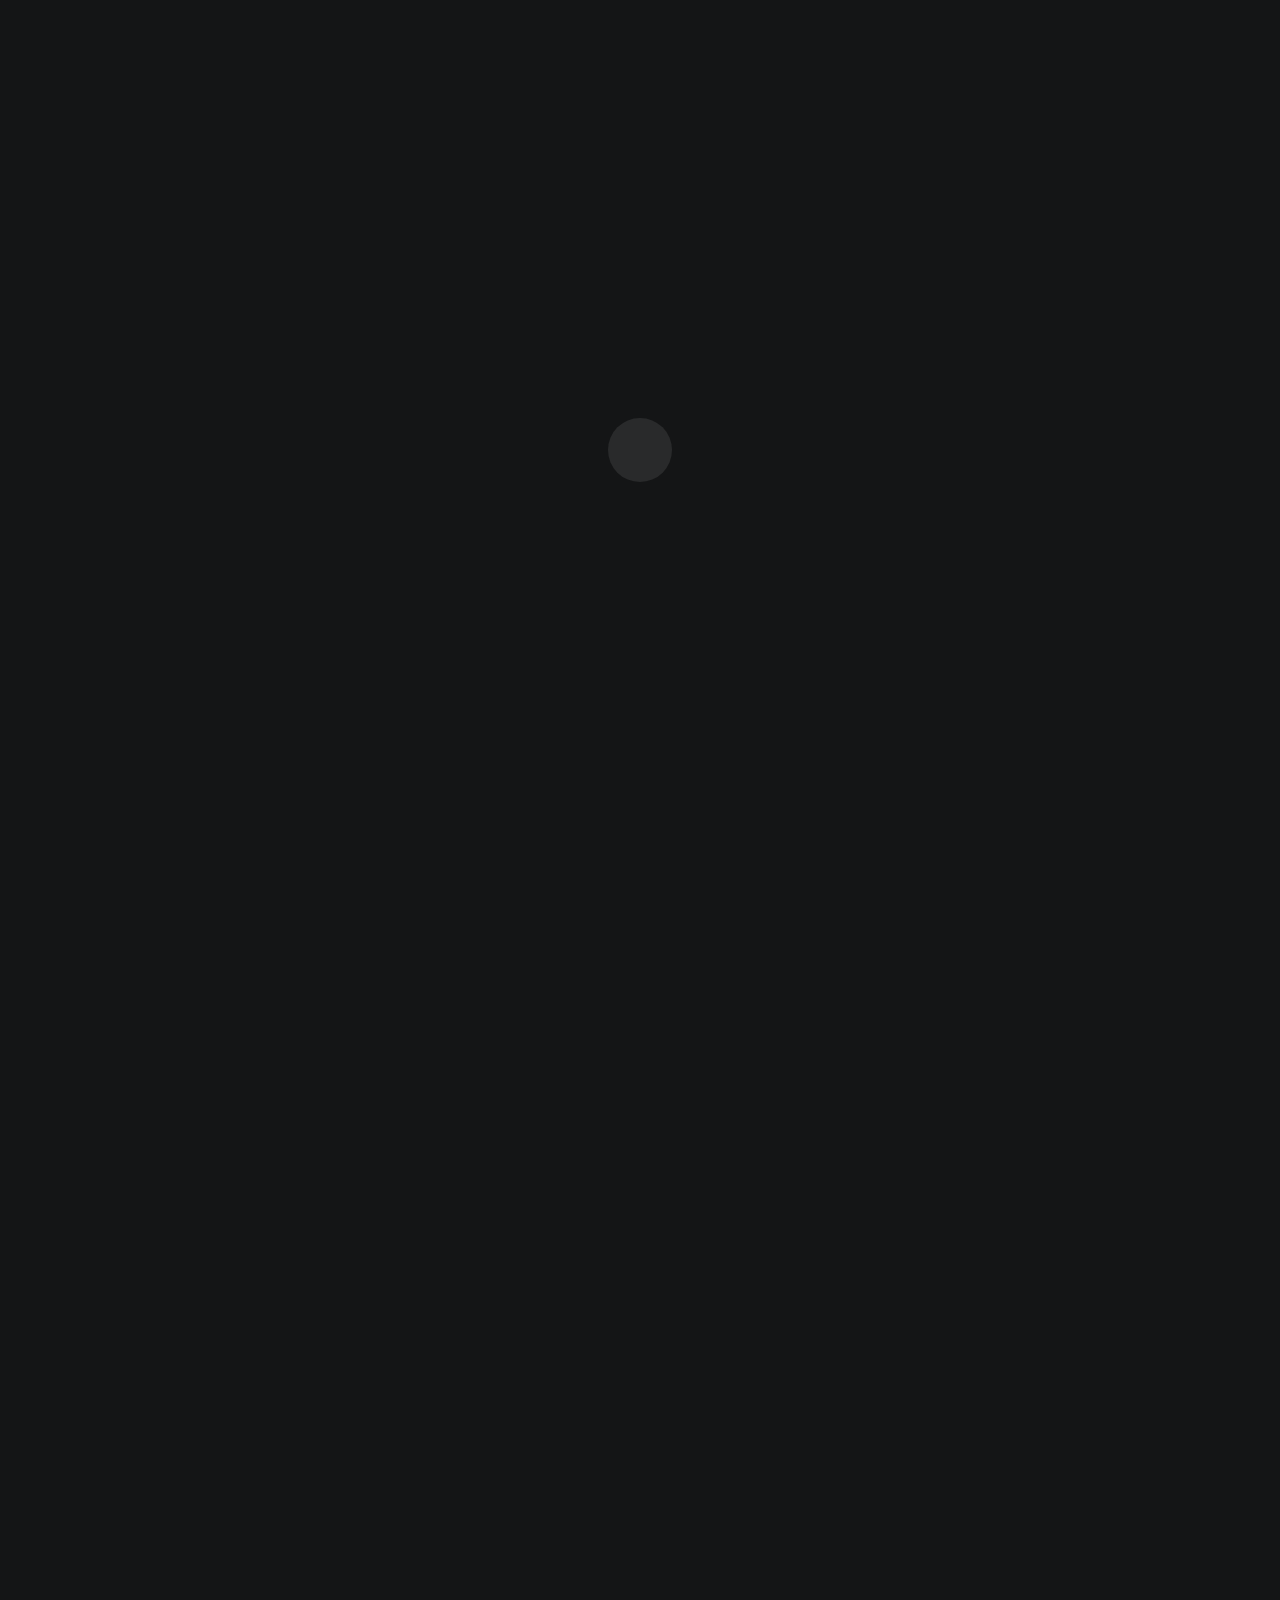
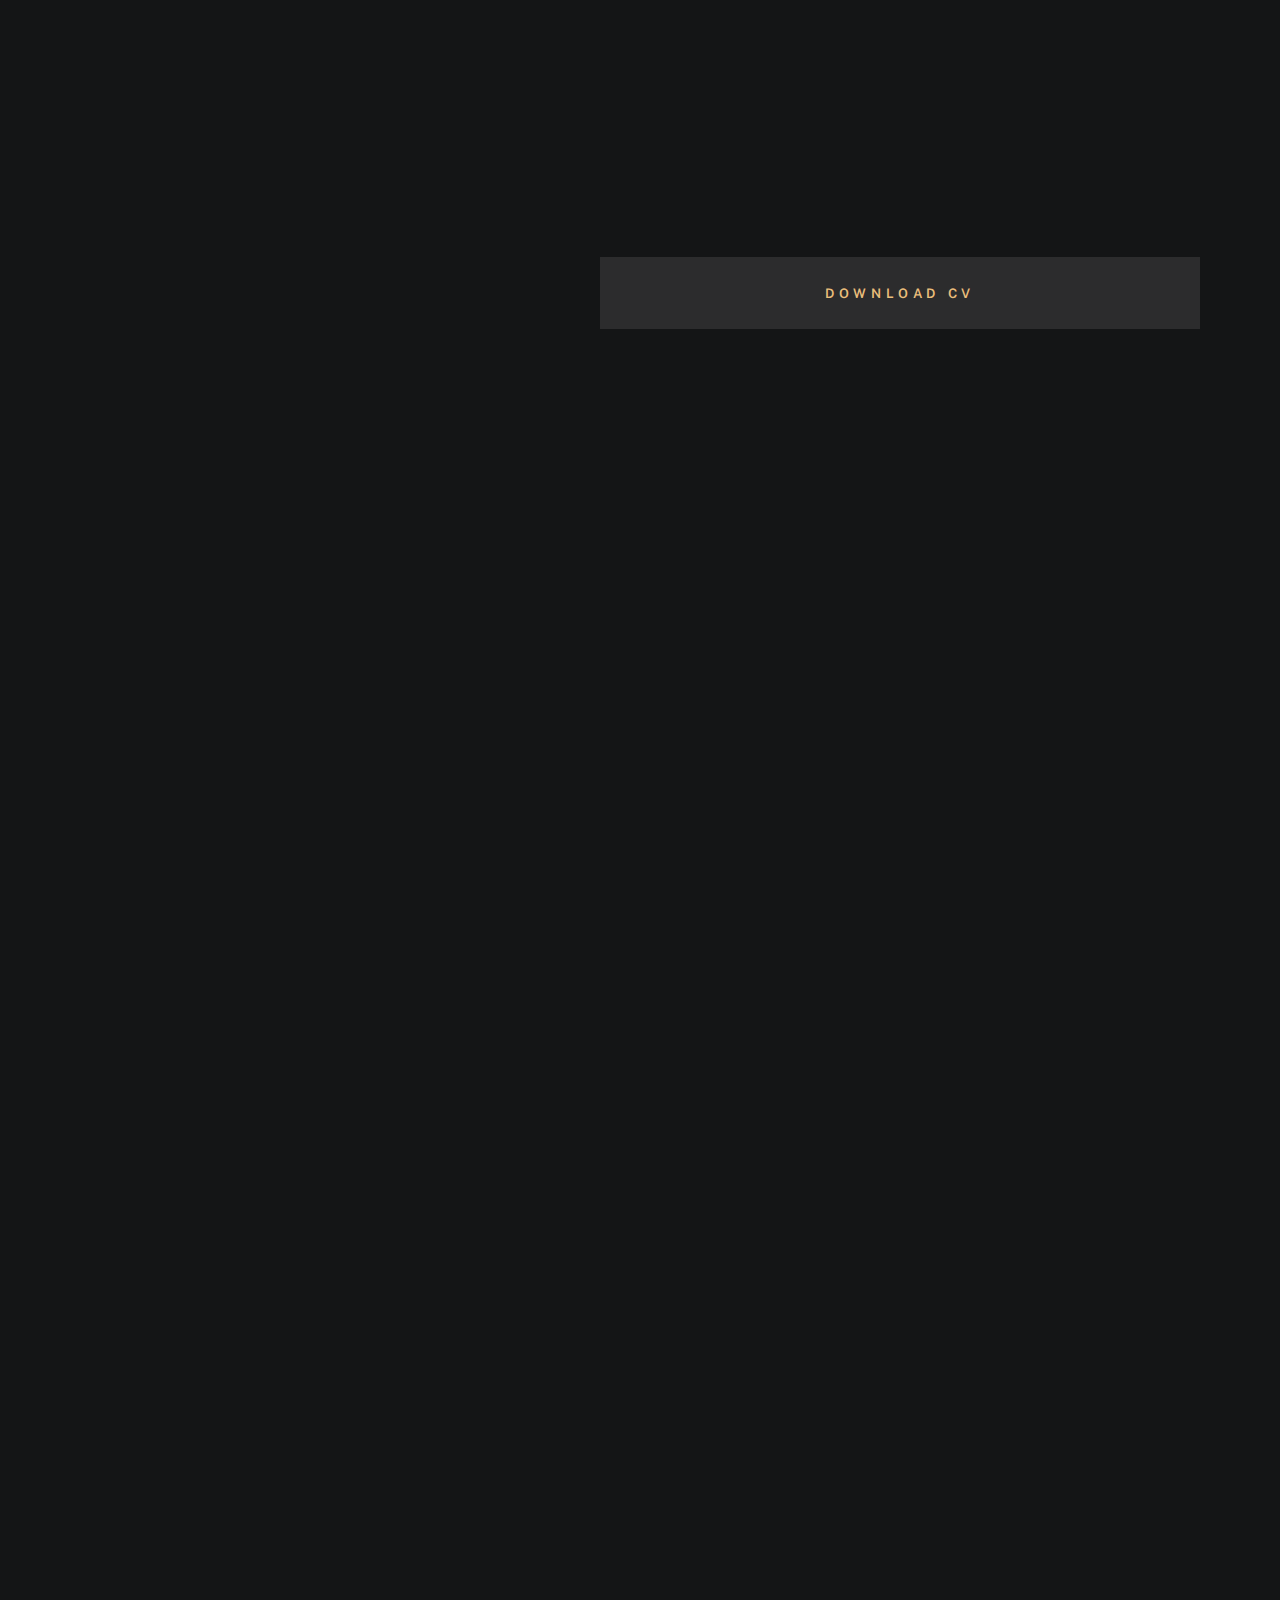
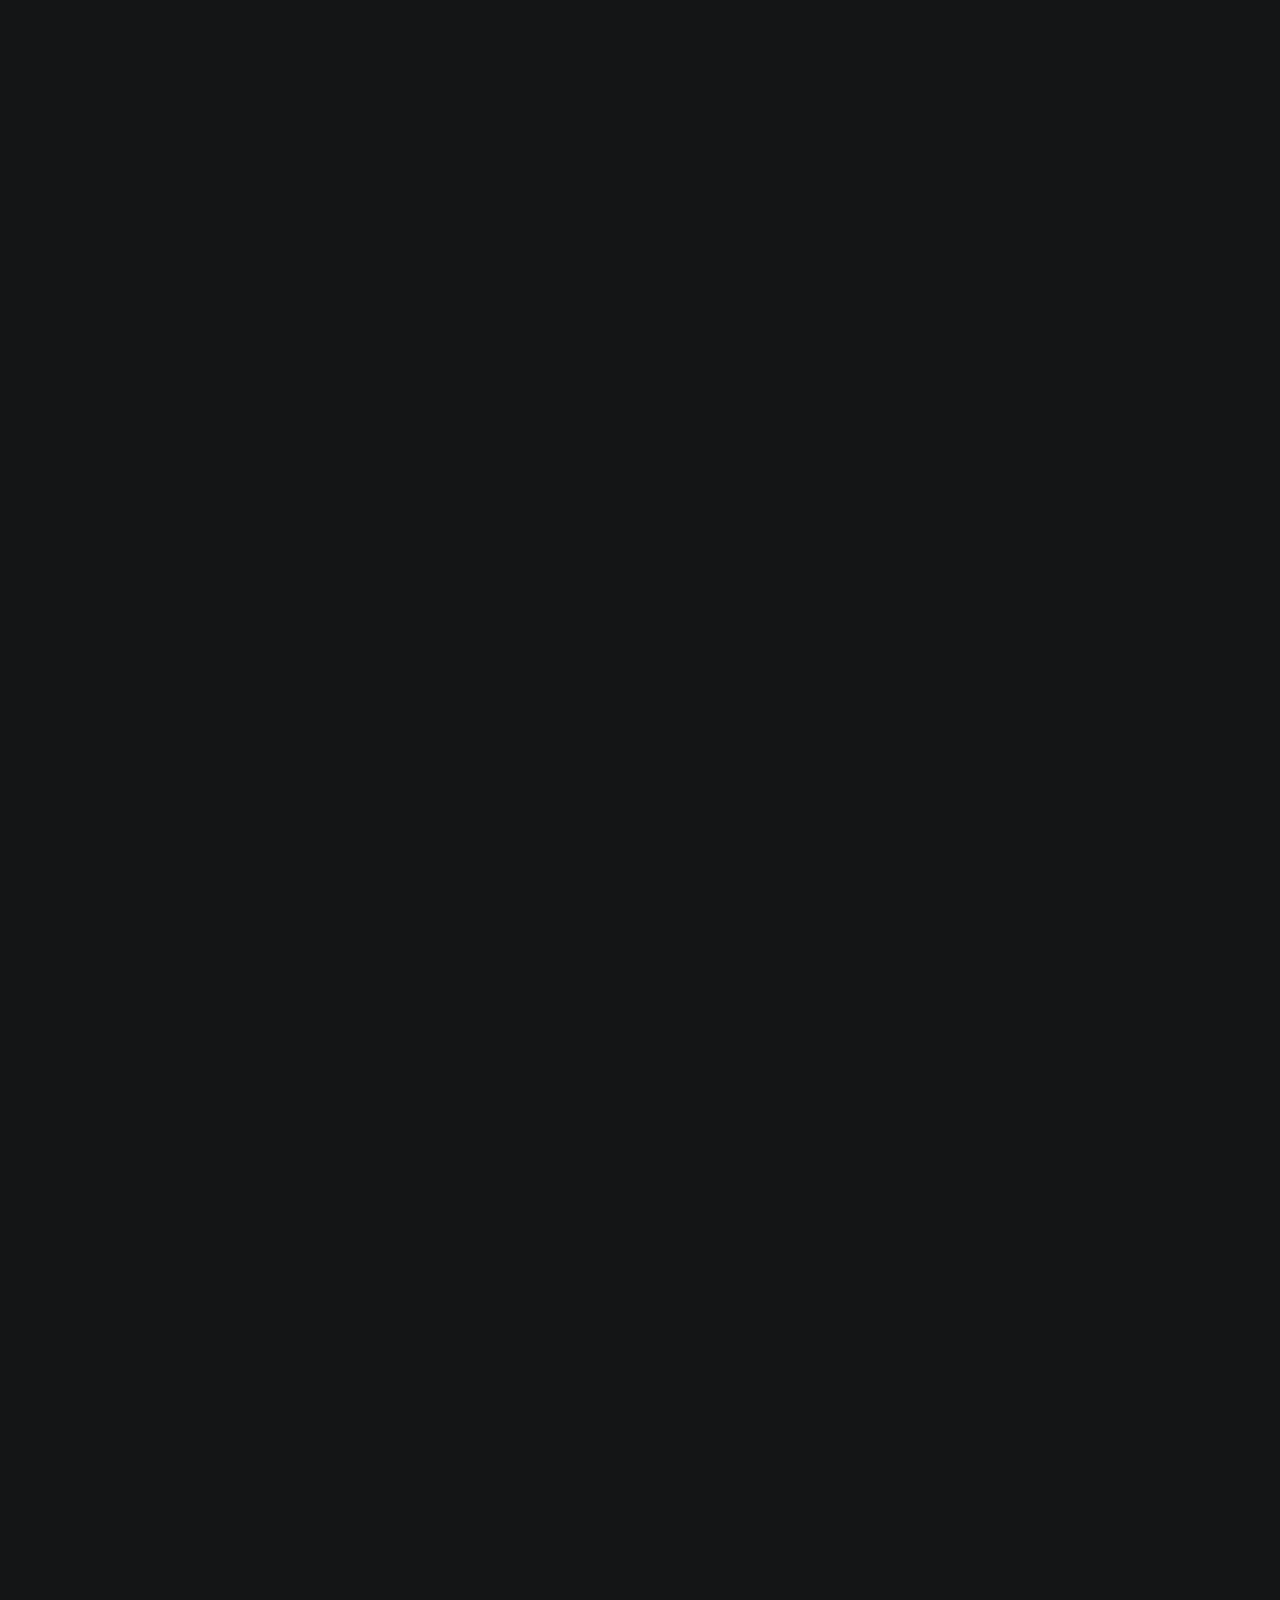
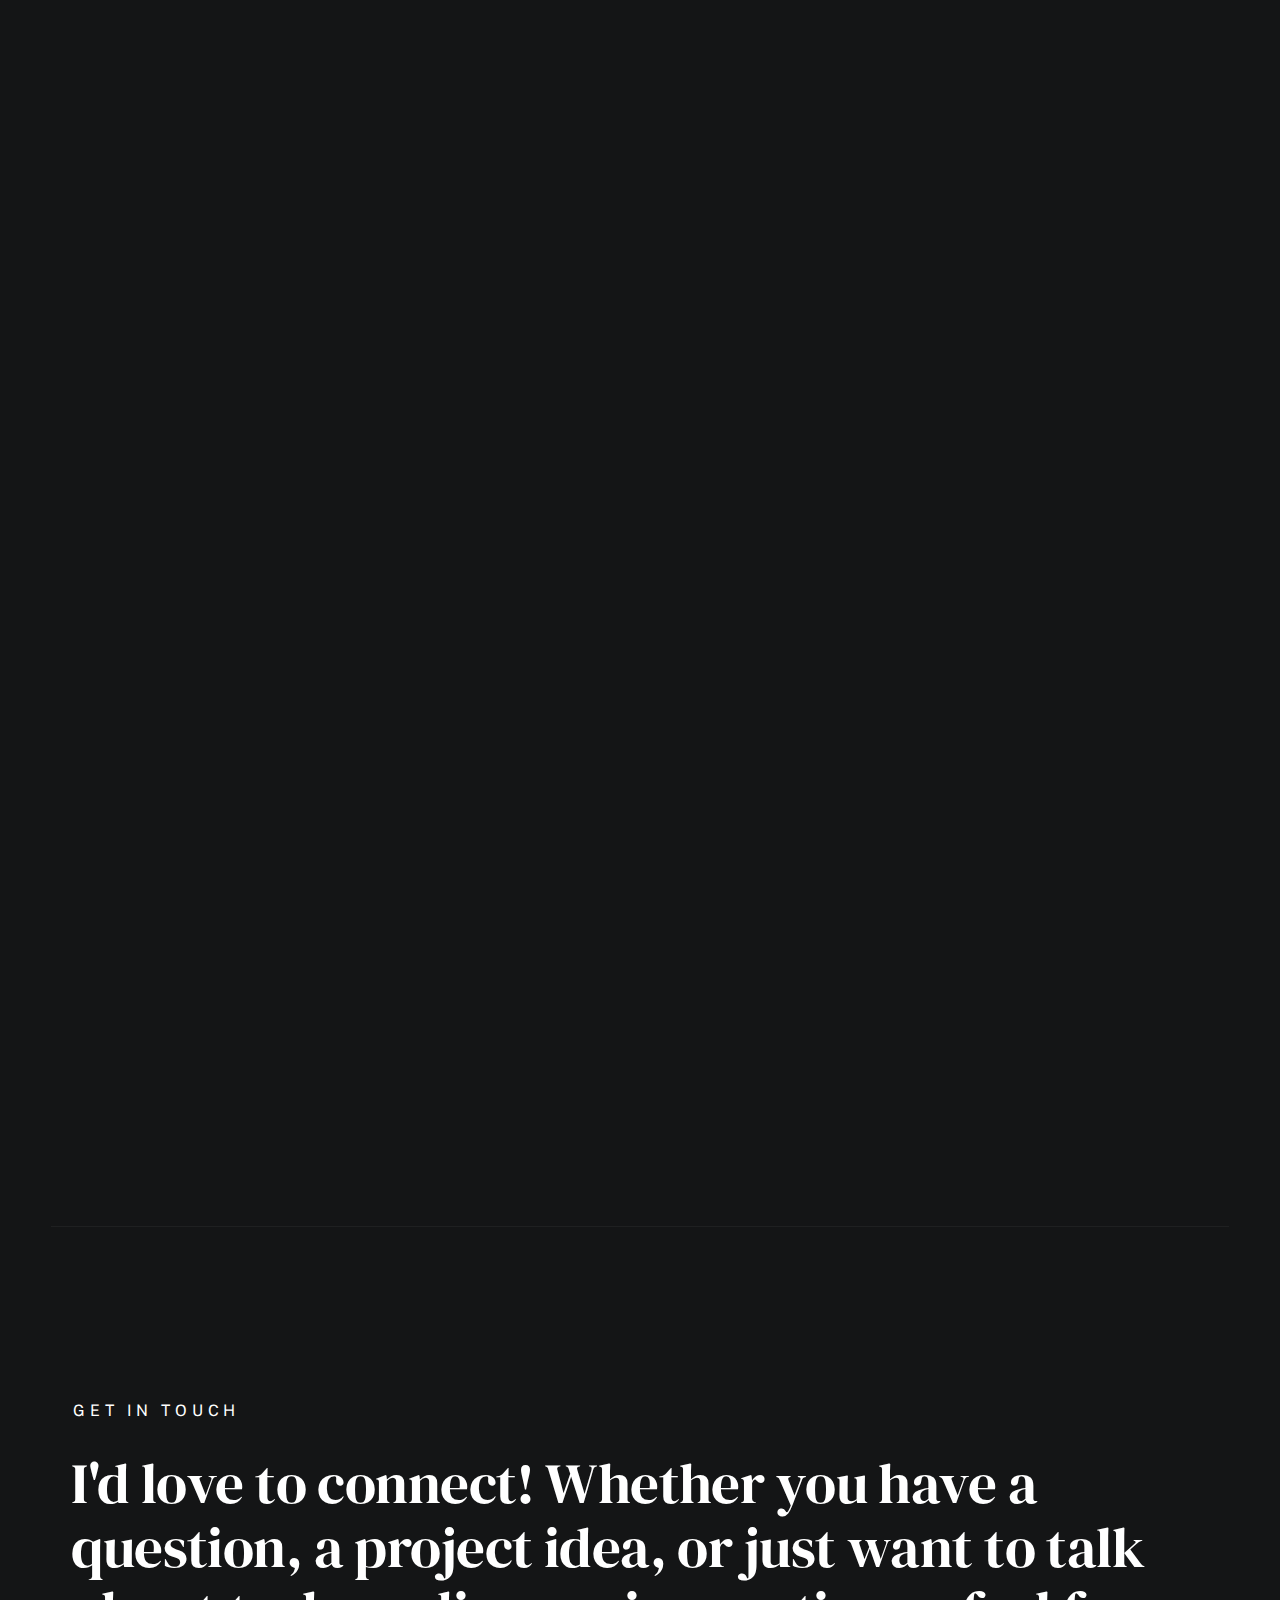
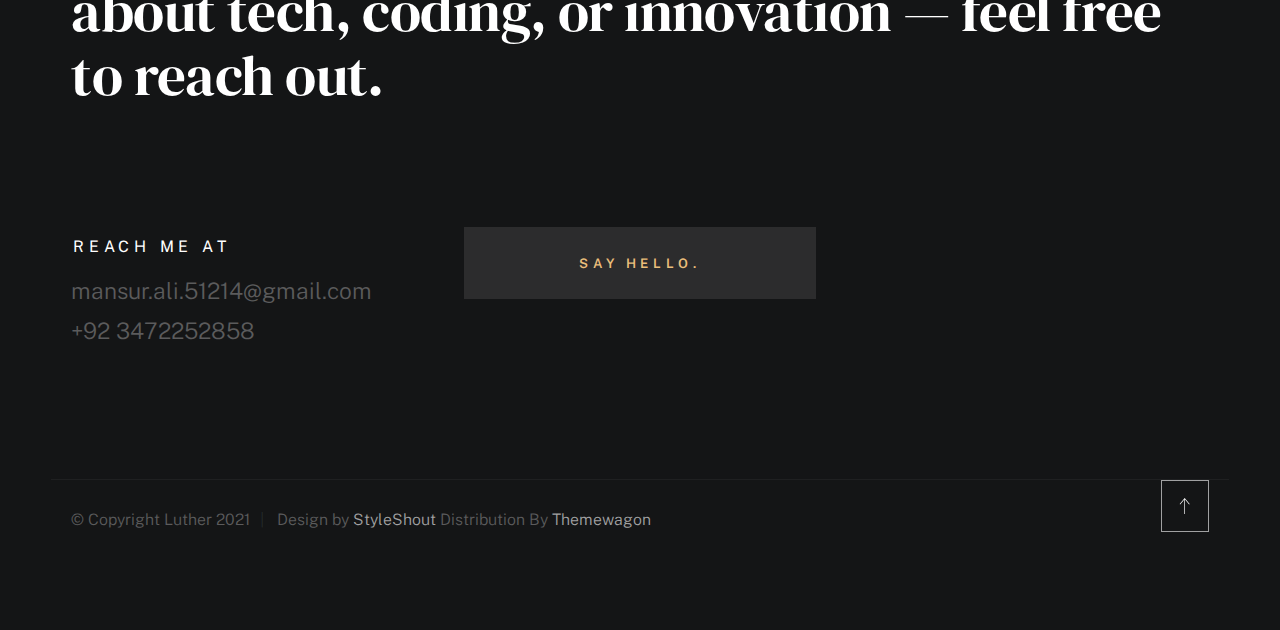
<file: index.html>
<!DOCTYPE html>
<html class="no-js ss-preload" lang="en">

<head>

    <!--- basic page needs
    ================================================== -->
    <meta charset="utf-8">
    <title>Ali</title>
    <meta name="description" content="">
    <meta name="author" content="">

    <!-- mobile specific metas
    ================================================== -->
    <meta name="viewport" content="width=device-width, initial-scale=1">

    <!-- CSS
    ================================================== -->
    <link rel="stylesheet" href="css/vendor.css">
    <link rel="stylesheet" href="css/styles.css">

    <!-- favicons
    ================================================== -->
    <link rel="apple-touch-icon" sizes="180x180" href="apple-touch-icon.png">
    <link rel="icon" type="image/png" sizes="32x32" href="favicon-32x32.png">
    <link rel="icon" type="image/png" sizes="16x16" href="favicon-16x16.png">
    <link rel="manifest" href="site.webmanifest">

</head>

<body id="top">


    <!-- # preloader
    ================================================== -->
    <div id="preloader">
        <div id="loader">
        </div>
    </div>


    <!-- # page wrap
    ================================================== -->
    <div class="s-pagewrap">

        <div class="circles">
            <span></span>
            <span></span>
            <span></span>
            <span></span>
            <span></span>
        </div>


        <!-- ## site header 
        ================================================== -->
        <header class="s-header">

            <div class="header-mobile">
                <span class="mobile-home-link"><a href="index.html">Ali.</a></span>
                <a class="mobile-menu-toggle" href="#0"><span>Menu</span></a>
            </div>

            <div class="row wide main-nav-wrap">
                <nav class="column lg-12 main-nav">
                    <ul>
                        <li><a href="index.html" class="home-link">Mansoor Ali.</a></li>
                        <li class="current"><a href="#intro" class="smoothscroll">Intro</a></li>
                        <li><a href="#about" class="smoothscroll">About</a></li>
                        <li><a href="#works" class="smoothscroll">Works</a></li>
                        <li><a href="#contact" class="smoothscroll">Say Hello</a></li>
                    </ul>
                </nav>
            </div>

        </header> <!-- end s-header -->


        <!-- ## main content
        ==================================================- -->
        <main class="s-content">


            <!-- ### intro
            ================================================== -->
            <section id="intro" class="s-intro target-section">

                <div class="row intro-content wide">

                    <div class="column">
                        <div class="text-pretitle with-line">
                            Hello World
                        </div>

                        <h1 class="text-huge-title">
                            I am Mansoor Ali, <br>
                            a Senior Full-Stack .NET Developer <br>
                            based in Somewhere.
                        </h1>
                    </div>

                    <ul class="intro-social">
                        <li><a href="#0">Linkdin</a></li>
                        <!-- <li><a href="#0">Twitter</a></li>
                        <li><a href="#0">Dribbble</a></li>
                        <li><a href="#0">Instagram</a></li> -->
                    </ul>

                </div> <!-- end intro content -->

                <a href="#about" class="intro-scrolldown smoothscroll">
                    <svg width="24" height="24" viewBox="0 0 24 24" xmlns="http://www.w3.org/2000/svg"
                        fill-rule="evenodd" clip-rule="evenodd">
                        <path
                            d="M11 21.883l-6.235-7.527-.765.644 7.521 9 7.479-9-.764-.645-6.236 7.529v-21.884h-1v21.883z" />
                    </svg>
                </a>

            </section> <!-- end s-intro -->


            <!-- ### about
            ================================================== -->
            <section id="about" class="s-about target-section">


                <div class="row about-info wide" data-animate-block>

                    <div class="column lg-6 md-12 about-info__pic-block">
                        <img src="images/about-photo.jpg"
                            srcset="images/about-photo.jpg 1x, images/about-photo@2x.jpg 2x" alt=""
                            class="about-info__pic" data-animate-el>
                    </div>

                    <div class="column lg-6 md-12">
                        <div class="about-info__text">

                            <h2 class="text-pretitle with-line" data-animate-el>
                                About
                            </h2>
                            <p class="attention-getter" data-animate-el>
                                I'm a Senior Fullstack Engineer with over 7 years of experience building scalable,
                                high-performance web applications and backend systems. My expertise spans across .NET
                                Core, Node.js, SQL, and modern frontend frameworks, combining clean architecture with
                                efficient API design.

                                I specialize in creating robust RESTful APIs, optimizing database performance, and
                                delivering seamless user experiences through intuitive UI implementation. Over the
                                years, I've collaborated with cross-functional teams in agile environments to architect
                                enterprise-grade solutions — from ERP systems to complex SaaS platforms.

                                Driven by curiosity and a commitment to excellence, I focus on writing maintainable,
                                well-documented code and transforming ideas into reliable, production-ready software.
                            </p>
                            <!-- <a href="data/resume.pdf" download="data/resume.pdf" class="btn btn--medium u-fullwidth" data-animate-el download>Download CV</a> -->
                            <a href="data/resume.pdf" class="btn btn--medium u-fullwidth" download="resume.pdf">Download CV</a>


                        </div>
                    </div>
                </div> <!-- about-info -->


                <div class="row about-expertise" data-animate-block>
                    <div class="column lg-12">

                        <h2 class="text-pretitle" data-animate-el>Expertise</h2>

                        <ul class="skills-list h1" data-animate-el>
                            <li>Backend Development</li>
                            <li>API Architecture</li>
                            <li>Database Design</li>
                            <li>Cloud Integration</li>
                            <!-- <li>Frontend Engineering</li> -->
                            <li>UI Implementation</li>
                            <li>System Optimization</li>
                            <li>Scalable Solutions</li>
                            <li>Performance Tuning</li>
                            <li>Agile Collaboration</li>
                        </ul>

                    </div>
                </div> <!-- end about-expertise -->


                <div class="row about-timelines" data-animate-block>

                    <div class="column lg-6 tab-12">

                        <h2 class="text-pretitle" data-animate-el>
                            Experience
                        </h2>

                        <div class="timeline" id="experience-timeline" data-animate-el>


                        </div> <!-- end timeline -->

                    </div> <!-- end column -->

                    <div class="column lg-6 tab-12">

                        <h2 class="text-pretitle" data-animate-el>
                            Education
                        </h2>

                        <div class="timeline" data-animate-el>

                            <div class="timeline__block">
                                <div class="timeline__bullet"></div>
                                <div class="timeline__header">
                                    <h4 class="timeline__title">Govt Science College</h3>
                                        <h5 class="timeline__meta">PRE-ENGINEERING</h5>
                                        <p class="timeline__timeframe">2016</p>
                                </div>
                                <!-- <div class="timeline__desc">
                                    <p>Lorem ipsum Occaecat do esse ex et dolor culpa nisi ex in magna consectetur nisi cupidatat laboris esse eiusmod deserunt aute do quis velit esse sed Ut proident cupidatat nulla esse cillum laborum occaecat nostrud sit dolor incididunt amet est occaecat nisi.</p>
                                </div> -->
                            </div>

                            <div class="timeline__block">
                                <div class="timeline__bullet"></div>
                                <div class="timeline__header">
                                    <h4 class="timeline__title">Dr. NA Baloch Model School</h4>
                                    <h5 class="timeline__meta">Matriculation</h5>
                                    <p class="timeline__timeframe"><!--August--> 2014</p>
                                </div>
                                <!-- <div class="timeline__desc">
                                    <p>Lorem ipsum Occaecat do esse ex et dolor culpa nisi ex in magna consectetur nisi cupidatat laboris esse eiusmod deserunt aute do quis velit esse sed Ut proident cupidatat nulla esse cillum laborum occaecat nostrud sit dolor incididunt amet est occaecat nisi.</p>
                                </div> -->
                            </div>

                        </div> <!-- end timeline -->

                    </div> <!-- end column -->


                </div> <!-- end about-timelines -->

            </section> <!-- end s-about -->


            <!-- ### works
            ================================================== -->
            <section id="works" class="s-works target-section">


                <div class="row works-portfolio">

                    <div class="column lg-12" data-animate-block>

                        <h2 class="text-pretitle" data-animate-el>
                            Recent Works
                        </h2>
                        <p class="h1" data-animate-el>
                            Projects I’ve architected and delivered end-to-end throughout my 7-year journey — from initial concept to production release.
                        </p>

                        <ul class="folio-list row block-lg-one-half block-stack-on-1000">

                            <li class="folio-list__item column" data-animate-el>
                                <a class="folio-list__item-link" href="#modal-01">
                                    <div class="folio-list__item-pic">
                                        <img src="images/portfolio/gallery/backoffice.png"
                                            srcset="images/portfolio/gallery/backoffice.png 1x, images/portfolio/gallery/backoffice.png 2x"
                                            alt="">
                                    </div>

                                    <div class="folio-list__item-text">
                                        <div class="folio-list__item-cat">
                                            API
                                        </div>
                                        <div class="folio-list__item-title">
                                            Backoffice.
                                        </div>
                                    </div>
                                </a>
                                <a class="folio-list__proj-link" href="#" title="project link">
                                    <svg width="15" height="15" viewBox="0 0 15 15" fill="none"
                                        xmlns="http://www.w3.org/2000/svg">
                                        <path
                                            d="M8.14645 3.14645C8.34171 2.95118 8.65829 2.95118 8.85355 3.14645L12.8536 7.14645C13.0488 7.34171 13.0488 7.65829 12.8536 7.85355L8.85355 11.8536C8.65829 12.0488 8.34171 12.0488 8.14645 11.8536C7.95118 11.6583 7.95118 11.3417 8.14645 11.1464L11.2929 8H2.5C2.22386 8 2 7.77614 2 7.5C2 7.22386 2.22386 7 2.5 7H11.2929L8.14645 3.85355C7.95118 3.65829 7.95118 3.34171 8.14645 3.14645Z"
                                            fill="currentColor" fill-rule="evenodd" clip-rule="evenodd"></path>
                                    </svg>
                                </a>
                            </li> <!--end folio-list__item -->

                            <li class="folio-list__item column" data-animate-el>
                                <a class="folio-list__item-link" href="#modal-02">
                                    <div class="folio-list__item-pic">
                                        <img src="images/portfolio/gallery/loyalty-app.png"
                                            srcset="images/portfolio/gallery/loyalty-app.png 1x, images/portfolio/gallery/loyalty-app.png 2x"
                                            alt="">
                                    </div>

                                    <div class="folio-list__item-text">
                                        <div class="folio-list__item-cat">
                                            API
                                        </div>
                                        <div class="folio-list__item-title">
                                            E-commerce & Loyalty
                                        </div>
                                    </div>
                                </a>
                                <a class="folio-list__proj-link" href="#" title="project link">
                                    <svg width="15" height="15" viewBox="0 0 15 15" fill="none"
                                        xmlns="http://www.w3.org/2000/svg">
                                        <path
                                            d="M8.14645 3.14645C8.34171 2.95118 8.65829 2.95118 8.85355 3.14645L12.8536 7.14645C13.0488 7.34171 13.0488 7.65829 12.8536 7.85355L8.85355 11.8536C8.65829 12.0488 8.34171 12.0488 8.14645 11.8536C7.95118 11.6583 7.95118 11.3417 8.14645 11.1464L11.2929 8H2.5C2.22386 8 2 7.77614 2 7.5C2 7.22386 2.22386 7 2.5 7H11.2929L8.14645 3.85355C7.95118 3.65829 7.95118 3.34171 8.14645 3.14645Z"
                                            fill="currentColor" fill-rule="evenodd" clip-rule="evenodd"></path>
                                    </svg>
                                </a>
                            </li> <!--end folio-list__item -->

                            <li class="folio-list__item column" data-animate-el>
                                <a class="folio-list__item-link" href="#modal-03">
                                    <div class="folio-list__item-pic">
                                        <img src="images/portfolio/gallery/tms.png"
                                            srcset="images/portfolio/gallery/tms.png 1x, images/portfolio/gallery/tms.png 2x"
                                            alt="">
                                    </div>

                                    <div class="folio-list__item-text">
                                        <div class="folio-list__item-cat">
                                            Web App
                                        </div>
                                        <div class="folio-list__item-title">
                                            TMS (Ticket Management System)
                                        </div>
                                    </div>
                                </a>
                                <a class="folio-list__proj-link" href="#" title="project link">
                                    <svg width="15" height="15" viewBox="0 0 15 15" fill="none"
                                        xmlns="http://www.w3.org/2000/svg">
                                        <path
                                            d="M8.14645 3.14645C8.34171 2.95118 8.65829 2.95118 8.85355 3.14645L12.8536 7.14645C13.0488 7.34171 13.0488 7.65829 12.8536 7.85355L8.85355 11.8536C8.65829 12.0488 8.34171 12.0488 8.14645 11.8536C7.95118 11.6583 7.95118 11.3417 8.14645 11.1464L11.2929 8H2.5C2.22386 8 2 7.77614 2 7.5C2 7.22386 2.22386 7 2.5 7H11.2929L8.14645 3.85355C7.95118 3.65829 7.95118 3.34171 8.14645 3.14645Z"
                                            fill="currentColor" fill-rule="evenodd" clip-rule="evenodd"></path>
                                    </svg>
                                </a>
                            </li> <!--end folio-list__item -->

                            <li class="folio-list__item column" data-animate-el>
                                <a class="folio-list__item-link" href="#modal-04">
                                    <div class="folio-list__item-pic">
                                        <img src="images/portfolio/gallery/Chaverim.png"
                                            srcset="images/portfolio/gallery/Chaverim.png 1x, images/portfolio/gallery/Chaverim.png 2x"
                                            alt="">
                                    </div>

                                    <div class="folio-list__item-text">
                                        <div class="folio-list__item-cat">
                                            Web App
                                        </div>
                                        <div class="folio-list__item-title">
                                            Chaverim App
                                        </div>
                                    </div>
                                </a>
                                <a class="folio-list__proj-link" href="#" title="project link">
                                    <svg width="15" height="15" viewBox="0 0 15 15" fill="none"
                                        xmlns="http://www.w3.org/2000/svg">
                                        <path
                                            d="M8.14645 3.14645C8.34171 2.95118 8.65829 2.95118 8.85355 3.14645L12.8536 7.14645C13.0488 7.34171 13.0488 7.65829 12.8536 7.85355L8.85355 11.8536C8.65829 12.0488 8.34171 12.0488 8.14645 11.8536C7.95118 11.6583 7.95118 11.3417 8.14645 11.1464L11.2929 8H2.5C2.22386 8 2 7.77614 2 7.5C2 7.22386 2.22386 7 2.5 7H11.2929L8.14645 3.85355C7.95118 3.65829 7.95118 3.34171 8.14645 3.14645Z"
                                            fill="currentColor" fill-rule="evenodd" clip-rule="evenodd"></path>
                                    </svg>
                                </a>
                            </li> <!--end folio-list__item -->

                            <li class="folio-list__item column" data-animate-el>
                                <a class="folio-list__item-link" href="#modal-05">
                                    <div class="folio-list__item-pic">
                                        <img src="images/portfolio/gallery/etext.png"
                                            srcset="images/portfolio/gallery/etext.png, images/portfolio/gallery/etext.png 2x"
                                            alt="">
                                    </div>

                                    <div class="folio-list__item-text">
                                        <div class="folio-list__item-cat">
                                            API
                                        </div>
                                        <div class="folio-list__item-title">
                                            E-Text Business App
                                        </div>
                                    </div>
                                </a>
                                <a class="folio-list__proj-link" href="#" title="project link">
                                    <svg width="15" height="15" viewBox="0 0 15 15" fill="none"
                                        xmlns="http://www.w3.org/2000/svg">
                                        <path
                                            d="M8.14645 3.14645C8.34171 2.95118 8.65829 2.95118 8.85355 3.14645L12.8536 7.14645C13.0488 7.34171 13.0488 7.65829 12.8536 7.85355L8.85355 11.8536C8.65829 12.0488 8.34171 12.0488 8.14645 11.8536C7.95118 11.6583 7.95118 11.3417 8.14645 11.1464L11.2929 8H2.5C2.22386 8 2 7.77614 2 7.5C2 7.22386 2.22386 7 2.5 7H11.2929L8.14645 3.85355C7.95118 3.65829 7.95118 3.34171 8.14645 3.14645Z"
                                            fill="currentColor" fill-rule="evenodd" clip-rule="evenodd"></path>
                                    </svg>
                                </a>
                            </li> <!--end folio-list__item -->

                            <li class="folio-list__item column" data-animate-el>
                                <a class="folio-list__item-link" href="#modal-06">
                                    <div class="folio-list__item-pic">
                                        <img src="images/portfolio/gallery/gf.png"
                                            srcset="images/portfolio/gallery/gf.png 1x, images/portfolio/gallery/gf.png 2x"
                                            alt="">
                                    </div>

                                    <div class="folio-list__item-text">
                                        <div class="folio-list__item-cat">
                                            Web App
                                        </div>
                                        <div class="folio-list__item-title">
                                            Candidate Assessment
                                        </div>
                                    </div>
                                </a>
                                <a class="folio-list__proj-link" href="https://www.graduatesfirst.com/" title="project link">
                                    <svg width="15" height="15" viewBox="0 0 15 15" fill="none"
                                        xmlns="http://www.w3.org/2000/svg">
                                        <path
                                            d="M8.14645 3.14645C8.34171 2.95118 8.65829 2.95118 8.85355 3.14645L12.8536 7.14645C13.0488 7.34171 13.0488 7.65829 12.8536 7.85355L8.85355 11.8536C8.65829 12.0488 8.34171 12.0488 8.14645 11.8536C7.95118 11.6583 7.95118 11.3417 8.14645 11.1464L11.2929 8H2.5C2.22386 8 2 7.77614 2 7.5C2 7.22386 2.22386 7 2.5 7H11.2929L8.14645 3.85355C7.95118 3.65829 7.95118 3.34171 8.14645 3.14645Z"
                                            fill="currentColor" fill-rule="evenodd" clip-rule="evenodd"></path>
                                    </svg>
                                </a>
                            </li> <!--end folio-list__item -->

                            <li class="folio-list__item column" data-animate-el>
                                <a class="folio-list__item-link" href="#modal-07">
                                    <div class="folio-list__item-pic">
                                        <img src="images/portfolio/gallery/pms.png"
                                            srcset="images/portfolio/gallery/pms.png 1x, images/portfolio/gallery/pms.png 2x"
                                            alt="">
                                    </div>

                                    <div class="folio-list__item-text">
                                        <div class="folio-list__item-cat">
                                            Web App
                                        </div>
                                        <div class="folio-list__item-title">
                                            Property Management System
                                        </div>
                                    </div>
                                </a>
                                <a class="folio-list__proj-link" href="#" title="project link">
                                    <svg width="15" height="15" viewBox="0 0 15 15" fill="none"
                                        xmlns="http://www.w3.org/2000/svg">
                                        <path
                                            d="M8.14645 3.14645C8.34171 2.95118 8.65829 2.95118 8.85355 3.14645L12.8536 7.14645C13.0488 7.34171 13.0488 7.65829 12.8536 7.85355L8.85355 11.8536C8.65829 12.0488 8.34171 12.0488 8.14645 11.8536C7.95118 11.6583 7.95118 11.3417 8.14645 11.1464L11.2929 8H2.5C2.22386 8 2 7.77614 2 7.5C2 7.22386 2.22386 7 2.5 7H11.2929L8.14645 3.85355C7.95118 3.65829 7.95118 3.34171 8.14645 3.14645Z"
                                            fill="currentColor" fill-rule="evenodd" clip-rule="evenodd"></path>
                                    </svg>
                                </a>
                            </li> <!--end folio-list__item -->
                        </ul> <!-- end folio-list -->

                    </div> <!-- end column -->


                    <!-- Modal Templates Popup
                    -------------------------------------------- -->
                    <div id="modal-01" hidden>
                        <div class="modal-popup">
                            <img src="images/portfolio/gallery/backoffice.png" alt="">

                            <div class="modal-popup__desc">
                                <h5>Backoffice</h5>
                                <p>Odio soluta enim quos sit asperiores rerum rerum repudiandae cum. Vel voluptatem
                                    alias qui assumenda iure et expedita voluptatem. Ratione officiis quae.</p>
                                <ul class="modal-popup__cat">
                                    <li>Branding</li>
                                    <li>Product Design</li>
                                </ul>
                            </div>

                            <a href="https://online.cronysoft.com/" class="modal-popup__details">Project link</a>
                        </div>
                    </div> <!-- end modal -->

                    <div id="modal-02" hidden>
                        <div class="modal-popup">
                            <img src="images/portfolio/gallery/loyalty-app.png" alt="">

                            <div class="modal-popup__desc">
                                <h5>E-commerce & Loyalty</h5>
                                <p>Loyalty & Fulfillment Platform — API Architecture (.NET Core 8.0)
                                Developed the entire backend ecosystem from scratch using .NET Core 8.0, MS SQL, and T-SQL. 
                                Implemented secure OAuth 2.0 and JWT authentication, managed repositories via GitHub, and deployed services and media storage on Azure. 
                                Designed and documented all APIs using Postman collections, ensuring seamless integration with the frontend and mobile apps.</p>

                                <dt><strong>Delivered key modules:</strong></dt>
                                <ul class="disc">
                                    <li><strong>Loyalty App:</strong> Enabled customer rewards, deals, and point tracking.</li>
                                    <li><strong>Pickup, Curbside, and Delivery:</strong> Built fulfillment APIs supporting multiple order modes.</li>
                                    <li><strong>Promotions & Coupons:</strong> Integrated targeted offers and discount logic for marketing campaigns.</li>
                                    <li><strong>New Arrivals:</strong> Created endpoints to notify customers of new stock.</li>
                                    <li><strong>Order Status:</strong> Implemented real-time order tracking for enhanced customer experience.</li>
                                </ul>

                                <!-- <ul class="modal-popup__cat">
                                    <li>.NET Core 8.0, C#, MS-SQL,</li>
                                </ul> -->
                            </div>

                            <a href="https://web.cronysoft.com/ecommerce-loyalty/" class="modal-popup__details">Project link</a>
                        </div>
                    </div> <!-- end modal -->

                    <div id="modal-03" hidden>
                        <div class="modal-popup">
                            <!-- <img src="images/portfolio/gallery/tms.png" alt=""> -->

                      <div class="modal-popup__desc">
                                <h5>Ticket Management System (TMS)</h5>
                                <p>
                                    TMS is a full-featured internal platform built from scratch to manage customer support operations, product purchases, and centralized knowledge sharing. It supports real-time communication, secure document storage, and payment handling, and is used daily by support agents and customers.
                                  </p>

                                <dt><strong>Delivered key modules:</strong></dt>
                                <ul class="disc">
                                    <li><strong>Ticket Workflow:</strong>Create, assign, prioritize, and track tickets with status updates and internal notes.</li>
                                    <li><strong>Customer Interaction:</strong>Agents can receive customer calls and manually log issues into the system by creating tickets. Customers can also submit issues directly via the portal.</li>
                                    <li><strong>CardPointe Integration:</strong>Accept secure payments through the portal with real-time confirmations.</li>
                                    <li><strong>Real-Time Notifications:</strong>SignalR-based alerts for ticket updates and new assignments.</li>
                                    <li><strong>Azure Cloud Services:</strong>Used for hosting (App Service), document/image storage (Blob), email (SendGrid), and deployment.</li>
                                    <li><strong>SMS Integration:</strong>Customers receive ticket updates and confirmations via SMS.</li>
                                    <li><strong>Knowledge Base & File Management:</strong>Centralized documentation with searchable access, version control, and file uploads.</li>                                    
                                </ul>

                                <ul class="modal-popup__cat">
                                    <li><strong>Role:</strong> Full-Stack Developer (Lead)</li>
                                    <br>
                                    <br>
                                    <li><strong>Tech Stack:</strong> NET Core (MVC), C#, SQL Server, Bootstrap, CSS, jQuery, JavaScript, SignalR, Azure (App Service, Blob Storage, Email), CardPointe API, Custom DAL</li>
                                </ul>
                            </div>

                            <a href="/portfolio//views/tms.html" class="btn btn-default">More Detail Page</a>
                        </div>
                    </div> <!-- end modal -->

                    <div id="modal-04" hidden>
                        <div class="modal-popup">
                            <img src="images/portfolio/gallery/Chaverim.png" alt="">

                            <div class="modal-popup__desc">
                                <h5>Chaverim App</h5>
                                <p>Proin gravida nibh vel velit auctor aliquet. Aenean sollicitudin, lorem quis bibendum
                                    auctor, nisi elit consequat ipsum, nec sagittis sem nibh id elit.</p>
                                <ul class="modal-popup__cat">
                                    <li>Branding</li>
                                </ul>
                            </div>

                            <a href="https://www.behance.net/" class="modal-popup__details">Project link</a>
                        </div>
                    </div> <!-- end modal -->

                    
                    <div id="modal-05" hidden>
                        <div class="modal-popup">
                            <img src="images/portfolio/gallery/etext.png" alt="">

                            <div class="modal-popup__desc">
                                <h5>E-Text Business App</h5>
                                <p>Proin gravida nibh vel velit auctor aliquet. Aenean sollicitudin, lorem quis bibendum
                                    auctor, nisi elit consequat ipsum, nec sagittis sem nibh id elit.</p>
                                <ul class="modal-popup__cat">
                                    <li>Branding</li>
                                </ul>
                            </div>

                            <a href="https://www.behance.net/" class="modal-popup__details">Project link</a>
                        </div>
                    </div> <!-- end modal -->

                    <div id="modal-06" hidden>
                        <div class="modal-popup">
                            <img src="images/portfolio/gallery/gf.png" alt="">

                            <div class="modal-popup__desc">
                                <h5>Candidate Assessment</h5>
                                <p>Proin gravida nibh vel velit auctor aliquet. Aenean sollicitudin, lorem quis bibendum
                                    auctor, nisi elit consequat ipsum, nec sagittis sem nibh id elit.</p>
                                <ul class="modal-popup__cat">
                                    <li>Branding</li>
                                </ul>
                            </div>

                            <a href="https://www.behance.net/" class="modal-popup__details">Project link</a>
                        </div>
                    </div> <!-- end modal -->

                    <div id="modal-07" hidden>
                        <div class="modal-popup">
                            <img src="images/portfolio/gallery/pms.png" alt="">

                            <div class="modal-popup__desc">
                                <h5>Property Management System</h5>
                                <p>Proin gravida nibh vel velit auctor aliquet. Aenean sollicitudin, lorem quis bibendum
                                    auctor, nisi elit consequat ipsum, nec sagittis sem nibh id elit.</p>
                                <ul class="modal-popup__cat">
                                    <li>Branding</li>
                                </ul>
                            </div>

                            <a href="https://www.behance.net/" class="modal-popup__details">Project link</a>
                        </div>
                    </div> <!-- end modal -->
                </div> <!-- end works-portfolio -->


                <div class="row testimonials" style="display: none;">
                    <div class="column lg-12" data-animate-block>

                        <div class="swiper-container testimonial-slider" data-animate-el>

                            <div class="swiper-wrapper">

                                <div class="testimonial-slider__slide swiper-slide">
                                    <div class="testimonial-slider__author">
                                        <img src="images/avatars/user-02.jpg" alt="Author image"
                                            class="testimonial-slider__avatar">
                                        <cite class="testimonial-slider__cite">
                                            <strong>Tim Cook</strong>
                                            <span>CEO, Apple</span>
                                        </cite>
                                    </div>
                                    <p>
                                        Molestiae incidunt consequatur quis ipsa autem nam sit enim magni. Voluptas
                                        tempore rem.
                                        Explicabo a quaerat sint autem dolore ducimus ut consequatur neque. Nisi dolores
                                        quaerat fuga rem nihil nostrum.
                                        Laudantium quia consequatur molestias delectus culpa.
                                    </p>
                                </div> <!-- end testimonial-slider__slide -->

                                <div class="testimonial-slider__slide swiper-slide">
                                    <div class="testimonial-slider__author">
                                        <img src="images/avatars/user-03.jpg" alt="Author image"
                                            class="testimonial-slider__avatar">
                                        <cite class="testimonial-slider__cite">
                                            <strong>Sundar Pichai</strong>
                                            <span>CEO, Google</span>
                                        </cite>
                                    </div>
                                    <p>
                                        Excepturi nam cupiditate culpa doloremque deleniti repellat. Veniam quos
                                        repellat voluptas animi adipisci.
                                        Nisi eaque consequatur. Voluptatem dignissimos ut ducimus accusantium
                                        perspiciatis.
                                        Quasi voluptas eius distinctio. Atque eos maxime.
                                    </p>
                                </div> <!-- end testimonial-slider__slide -->

                                <div class="testimonial-slider__slide swiper-slide">
                                    <div class="testimonial-slider__author">
                                        <img src="images/avatars/user-01.jpg" alt="Author image"
                                            class="testimonial-slider__avatar">
                                        <cite class="testimonial-slider__cite">
                                            <strong>Satya Nadella</strong>
                                            <span>CEO, Microsoft</span>
                                        </cite>
                                    </div>
                                    <p>
                                        Repellat dignissimos libero. Qui sed at corrupti expedita voluptas odit. Nihil
                                        ea quia nesciunt. Ducimus aut sed ipsam.
                                        Autem eaque officia cum exercitationem sunt voluptatum accusamus. Quasi voluptas
                                        eius distinctio.
                                        Voluptatem dignissimos ut.
                                    </p>
                                </div> <!-- end testimonial-slider__slide -->

                                <div class="testimonial-slider__slide swiper-slide">
                                    <div class="testimonial-slider__author">
                                        <img src="images/avatars/user-06.jpg" alt="Author image"
                                            class="testimonial-slider__avatar">
                                        <cite class="testimonial-slider__cite">
                                            <strong>Jeff Bezos</strong>
                                            <span>CEO, Amazon</span>
                                        </cite>
                                    </div>
                                    <p>
                                        Nunc interdum lacus sit amet orci. Vestibulum dapibus nunc ac augue. Fusce vel
                                        dui. In ac felis
                                        quis tortor malesuada pretium. Curabitur vestibulum aliquam leo. Qui sed at
                                        corrupti expedita voluptas odit.
                                        Nihil ea quia nesciunt. Ducimus aut sed ipsam.
                                    </p>
                                </div> <!-- end testimonial-slider__slide -->

                            </div> <!-- end swiper-wrapper -->

                            <div class="swiper-pagination"></div>

                        </div> <!-- end swiper-container -->

                    </div> <!-- end column -->
                </div> <!-- end row testimonials -->

            </section> <!-- end s-works -->


            <!-- ### contact
            ================================================== -->
            <section id="contact" class="s-contact target-section">

                <div class="row contact-top">
                    <div class="column lg-12">
                        <h2 class="text-pretitle">
                            Get In Touch
                        </h2>
                        <!-- I'm available for full-time roles, part-time engagements, and freelance projects. -->

                        <p class="h1">
                            I'd love to connect! Whether you have a question, a project idea, or just want to talk about
                            tech, coding, or innovation — feel free to reach out.
                        </p>
                    </div>
                </div> <!-- end contact-top -->

                <div class="row contact-bottom">
                    <div class="column lg-4 md-5 tab-6 stack-on-550 contact-block">
                        <h3 class="text-pretitle">Reach me at</h3>
                        <p class="contact-links">
                            <a href="mailto:mansur.ali.51214@gmail.com" class="mailtoui">mansur.ali.51214@gmail.com</a>
                            <br>
                            <a href="tel:+923472252858">+92 3472252858</a>
                        </p>
                    </div>
                    <!-- <div class="column lg-4 md-5 tab-6 stack-on-550 contact-block">
                        <h3 class="text-pretitle">Social</h3>
                        <ul class="contact-social">
                            <li><a href="#0">Behance</a></li>
                            <li><a href="#0">Dribble</a></li>
                            <li><a href="#0">Twitter</a></li>
                            <li><a href="#0">Instagram</a></li>
                            <li><a href="#0">Github</a></li>
                        </ul>
                    </div> -->
                    <div class="column lg-4 md-12 contact-block">
                        <a href="mailto:mansur.ali.51214@gmail.com"
                            class="mailtoui btn btn--medium u-fullwidth contact-btn">Say Hello.</a>
                    </div>
                </div> <!-- end contact-bottom -->

            </section> <!-- end contact -->

        </main> <!-- end s-content -->


        <!-- ## footer
        ================================================== -->
        <footer class="s-footer">

            <div class="row">
                <div class="column ss-copyright">
                    <span>© Copyright Luther 2021</span>
                    <span>Design by <a href="https://www.styleshout.com/">StyleShout</a> Distribution By <a
                            href="https://themewagon.com">Themewagon</a></span>
                </div>

                <div class="ss-go-top">
                    <a class="smoothscroll" title="Back to Top" href="#top">
                        <svg xmlns="http://www.w3.org/2000/svg" viewBox="0 0 24 24" fill-rule="evenodd"
                            clip-rule="evenodd">
                            <path
                                d="M11 2.206l-6.235 7.528-.765-.645 7.521-9 7.479 9-.764.646-6.236-7.53v21.884h-1v-21.883z" />
                        </svg>
                    </a>
                </div>
            </div>

        </footer> <!-- end s-footer -->

    </div> <!-- end -s-pagewrap -->


    <!-- Java Script
    ================================================== -->
    <script src="js/plugins.js"></script>
    <script src="js/main.js"></script>
    <script src="script.js"></script>
</body>

</html>
</file>
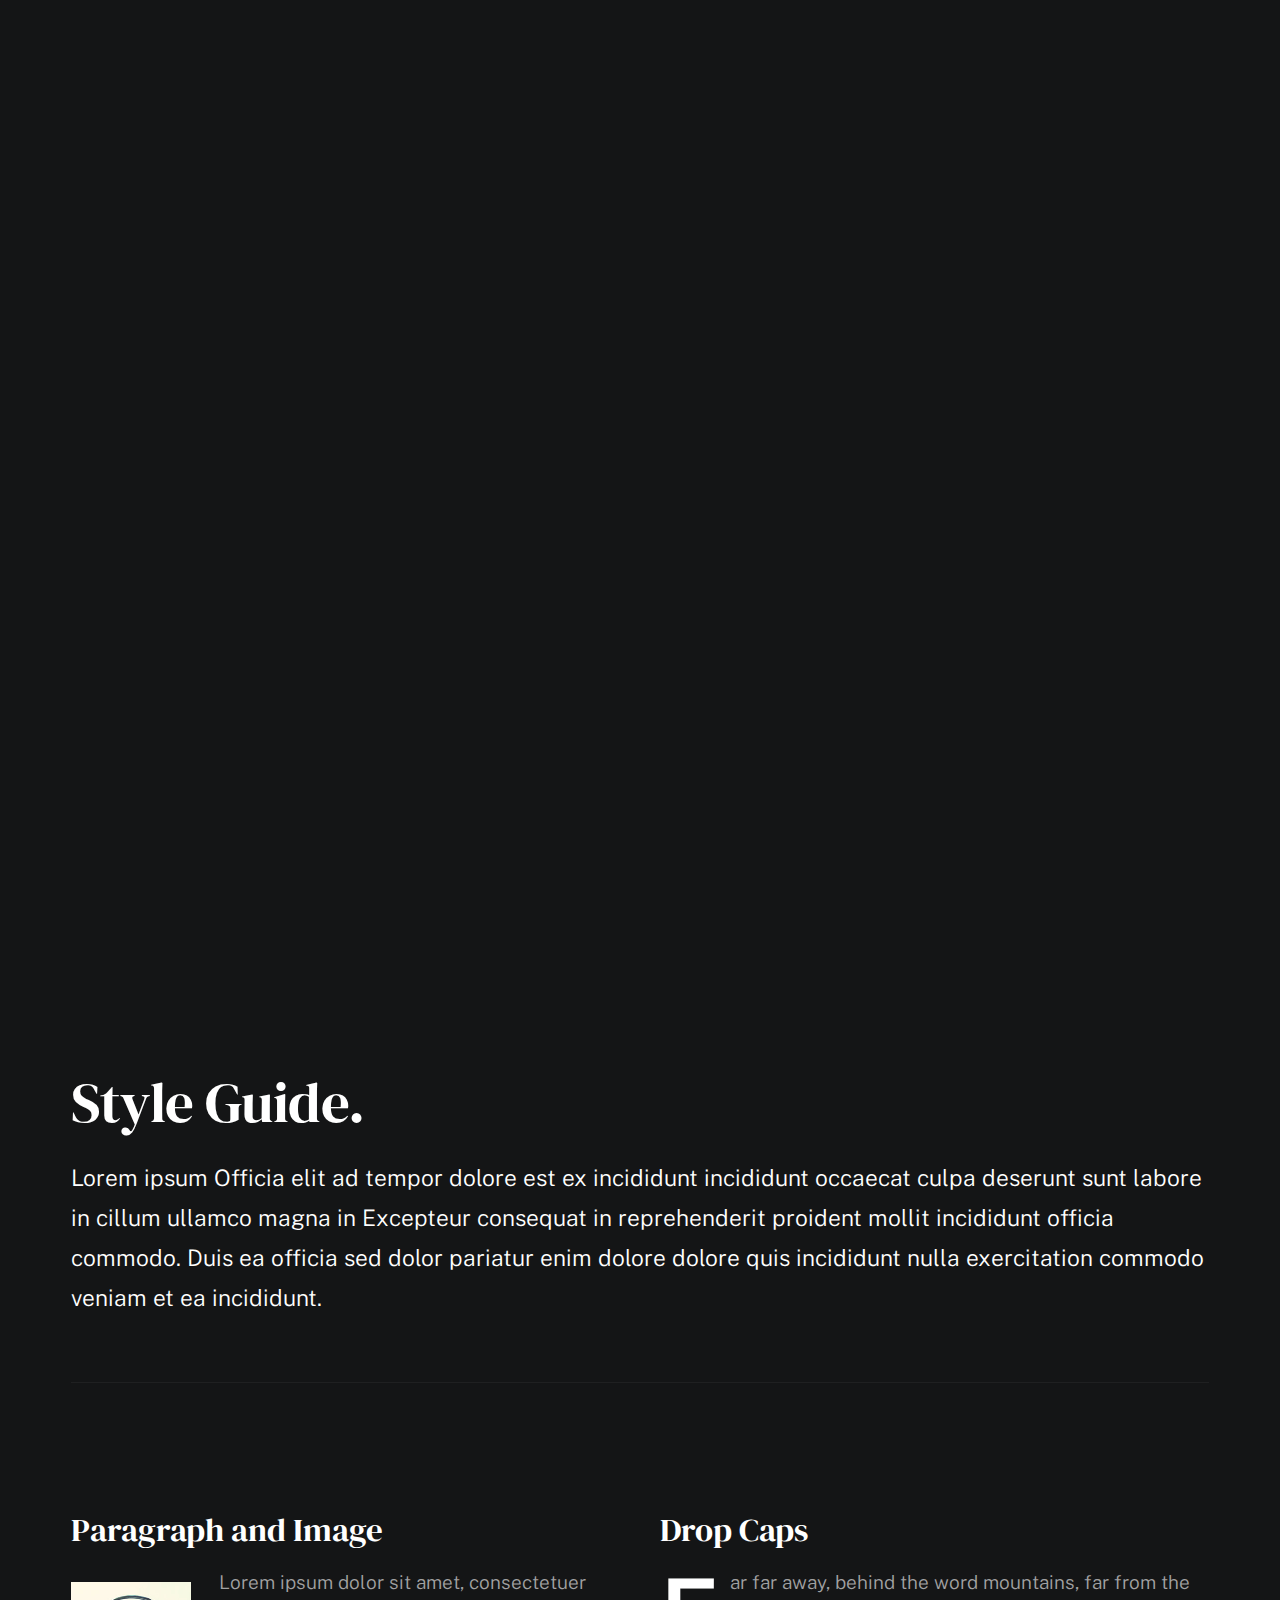
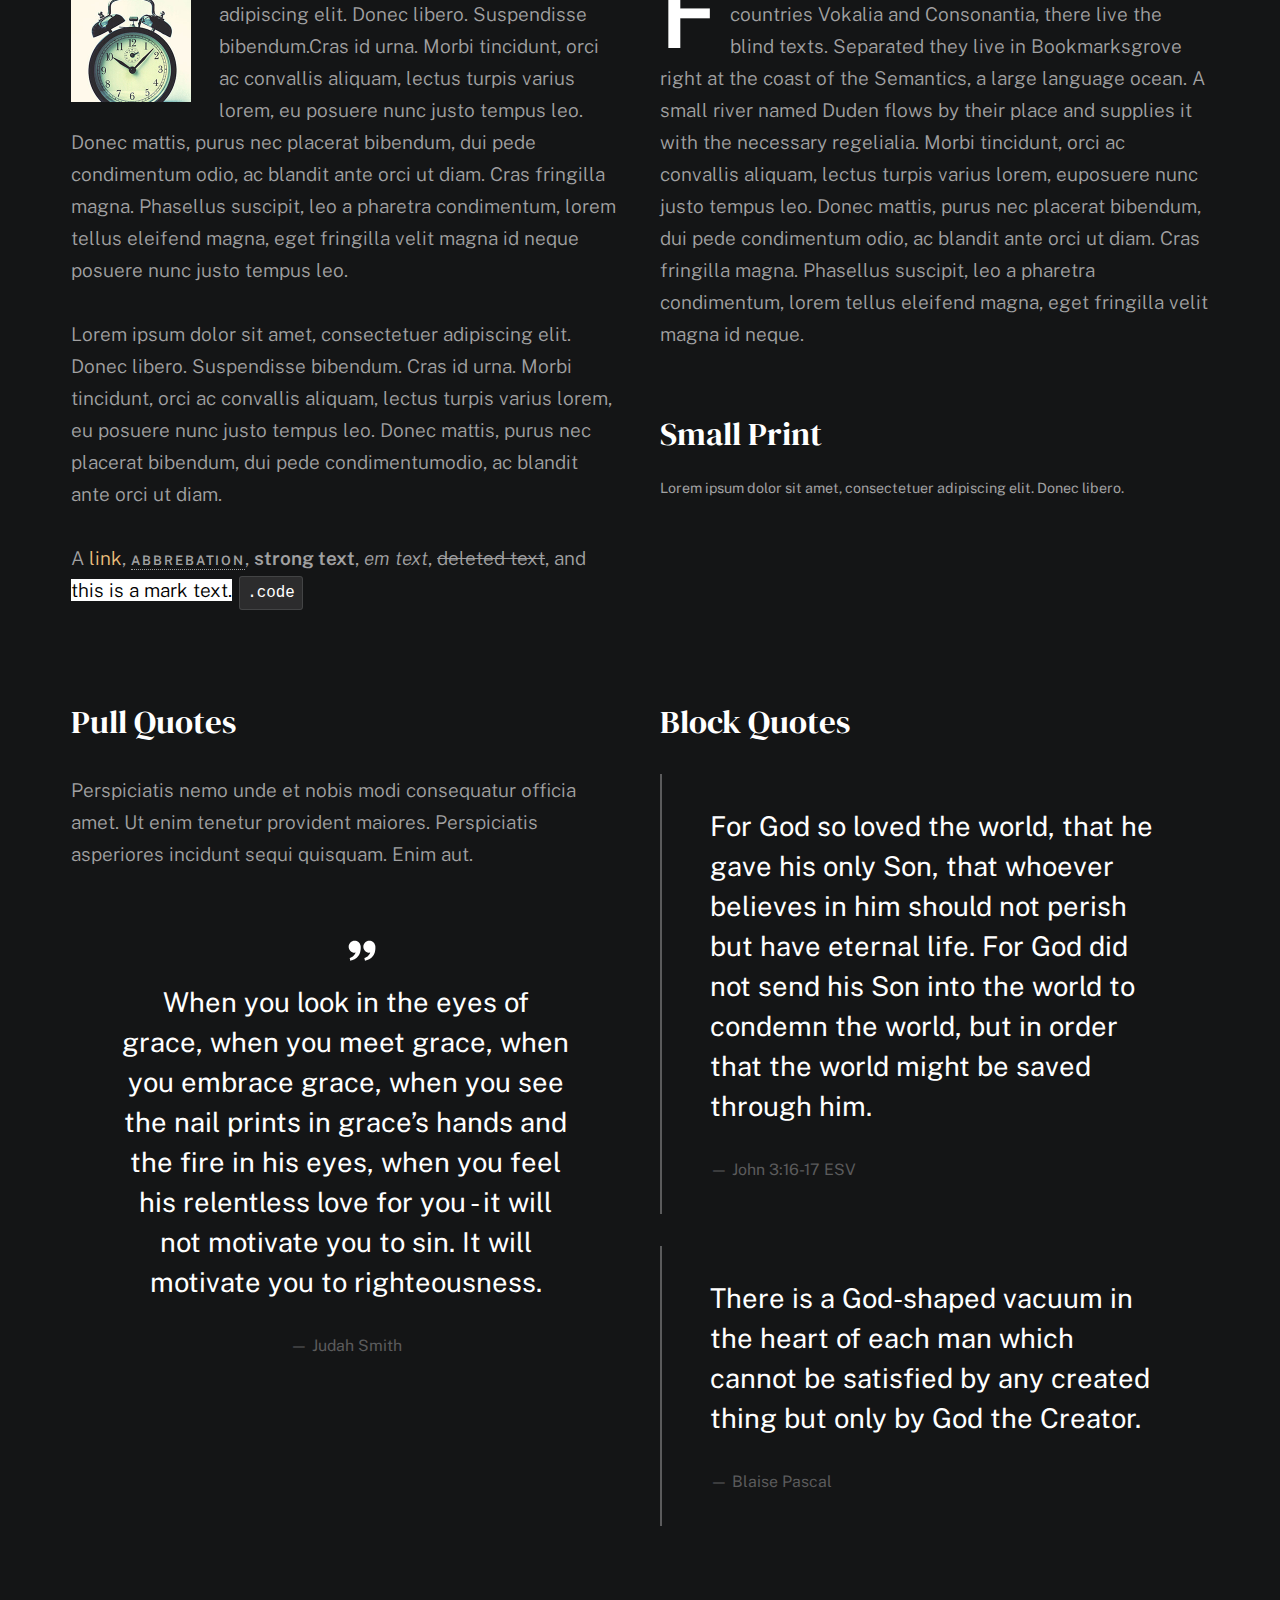
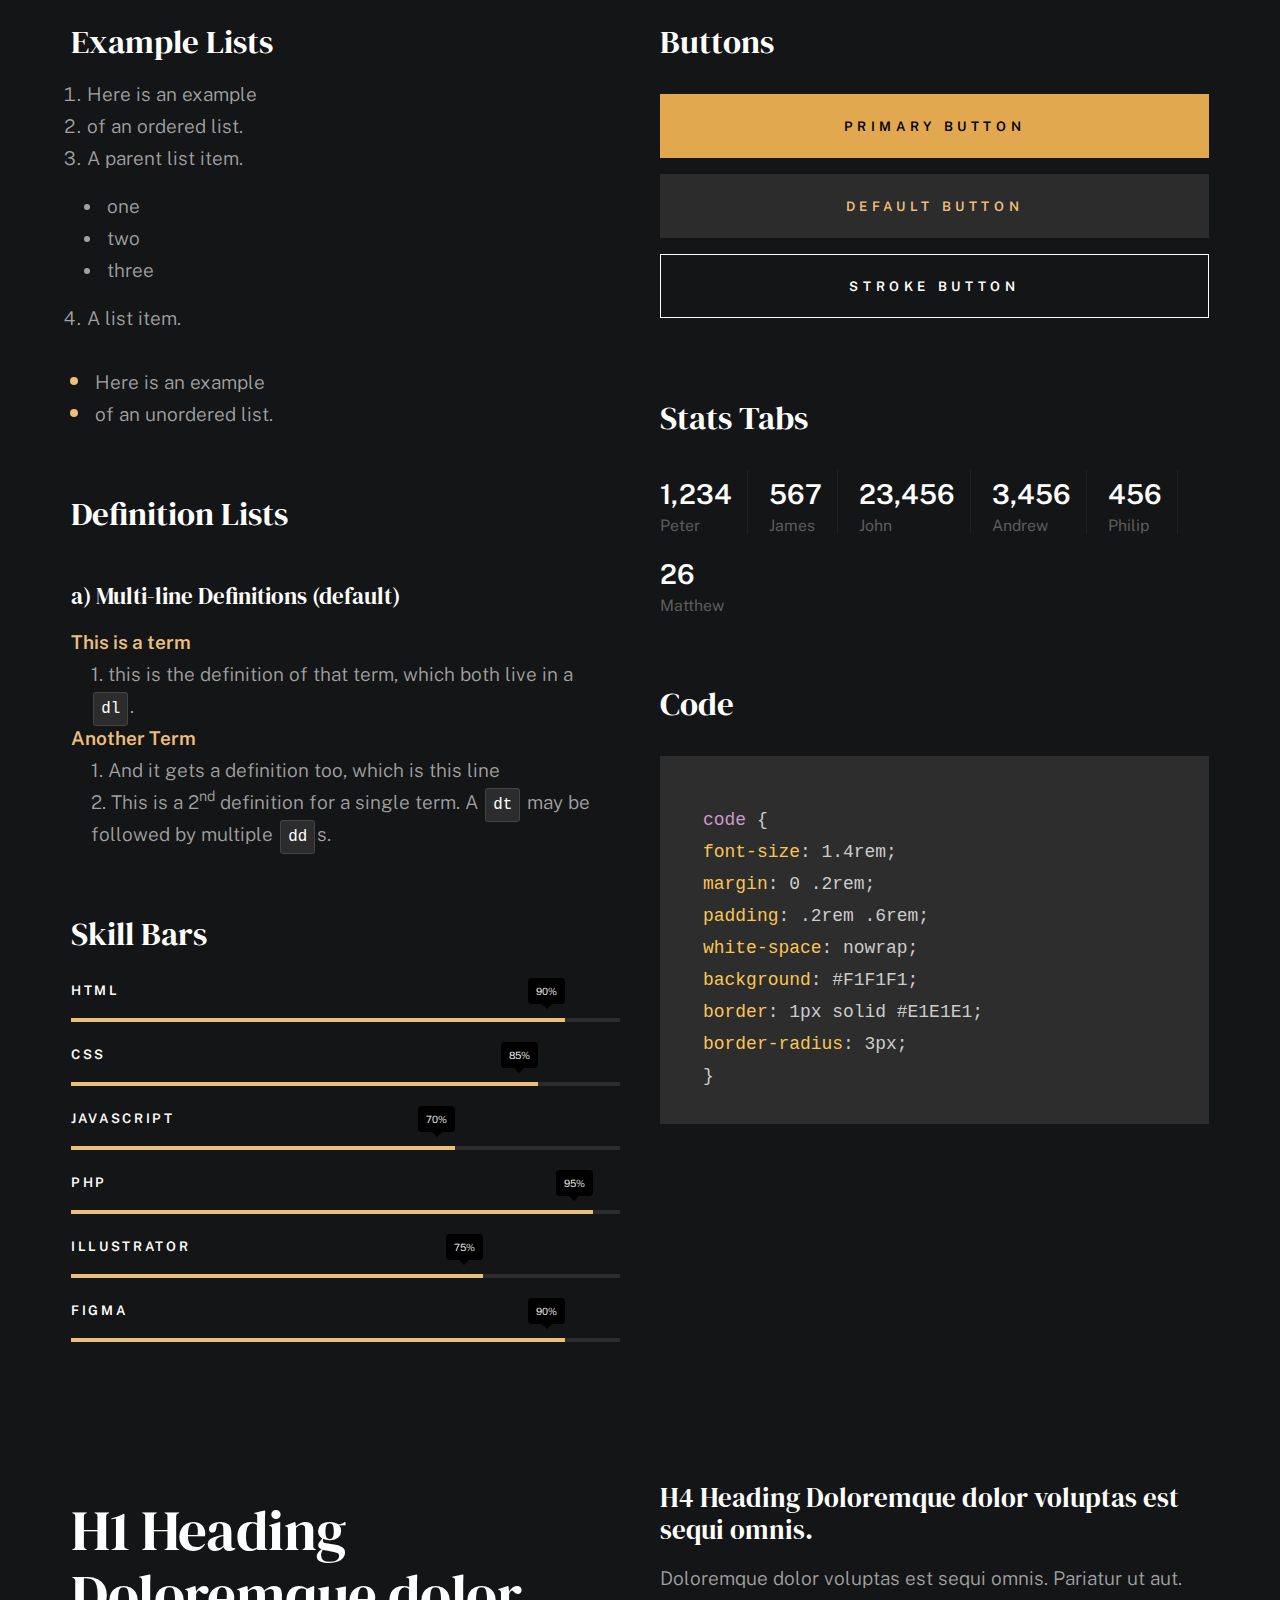
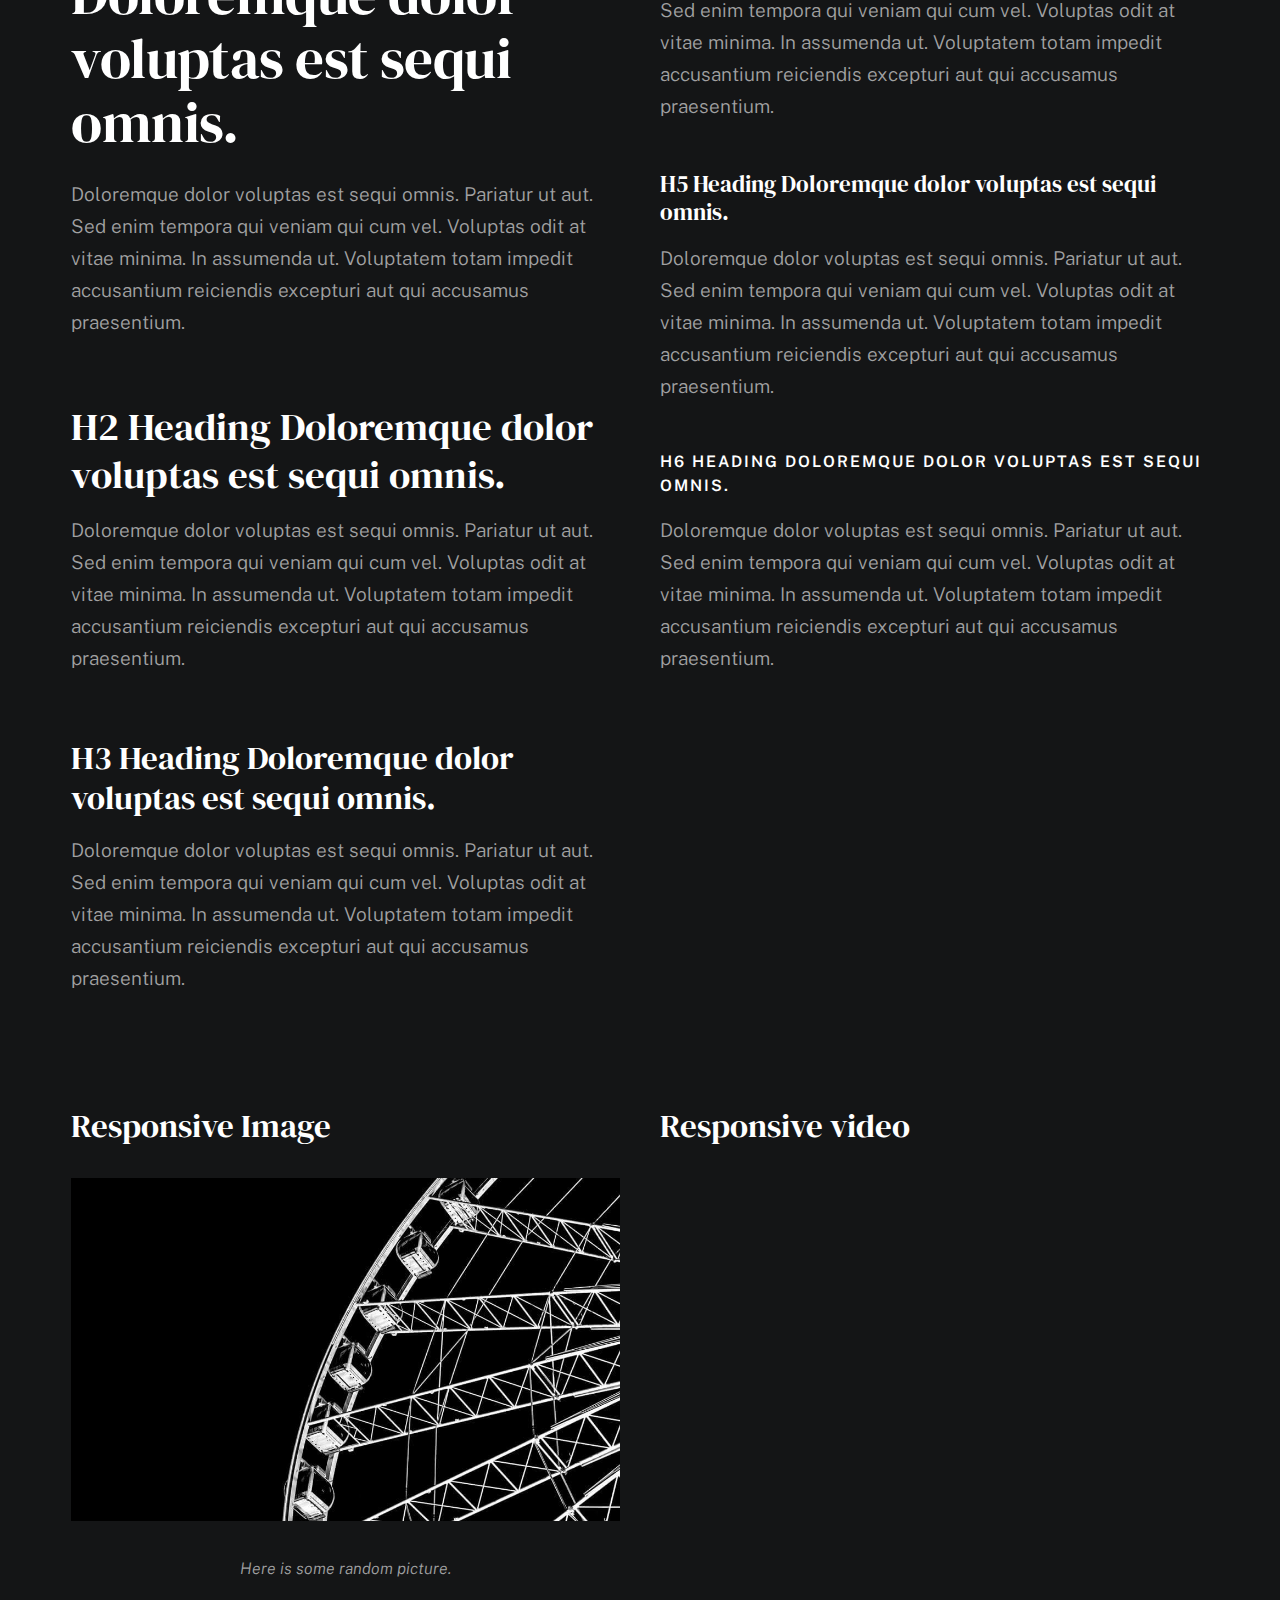
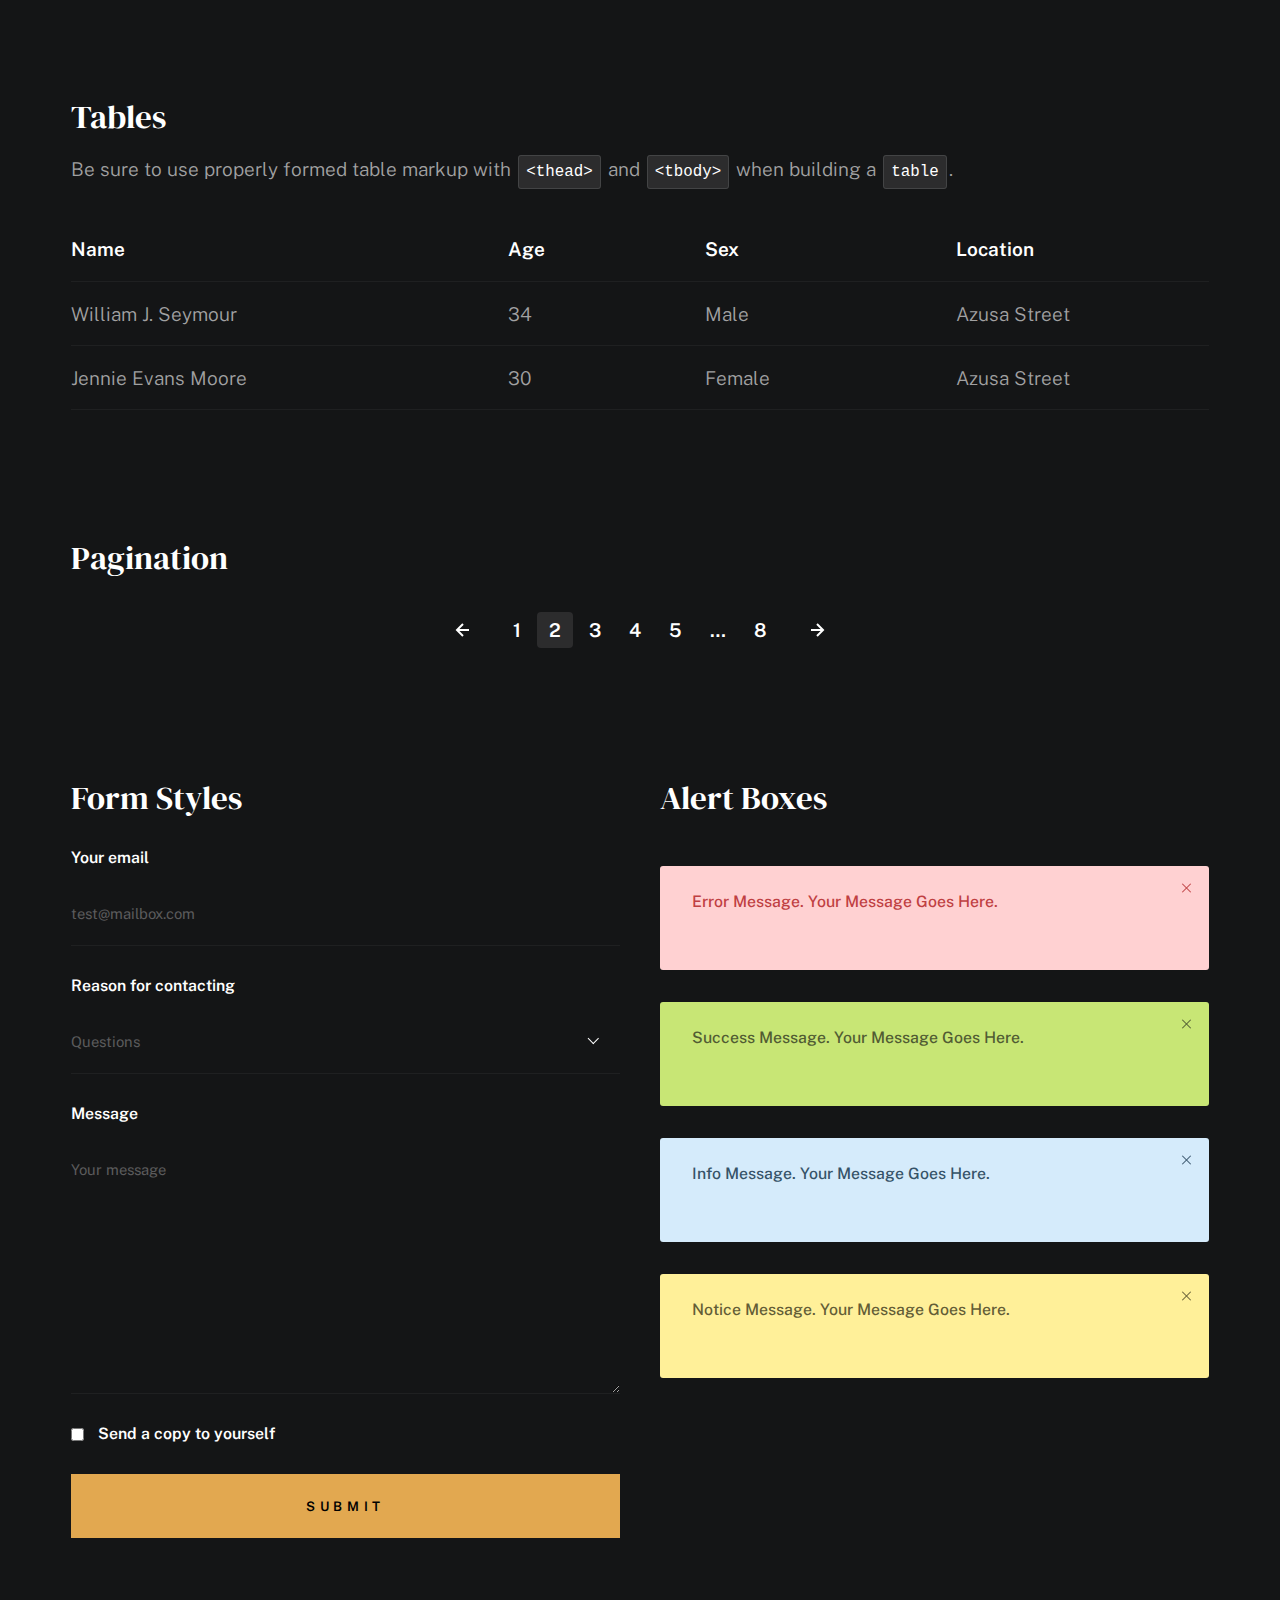
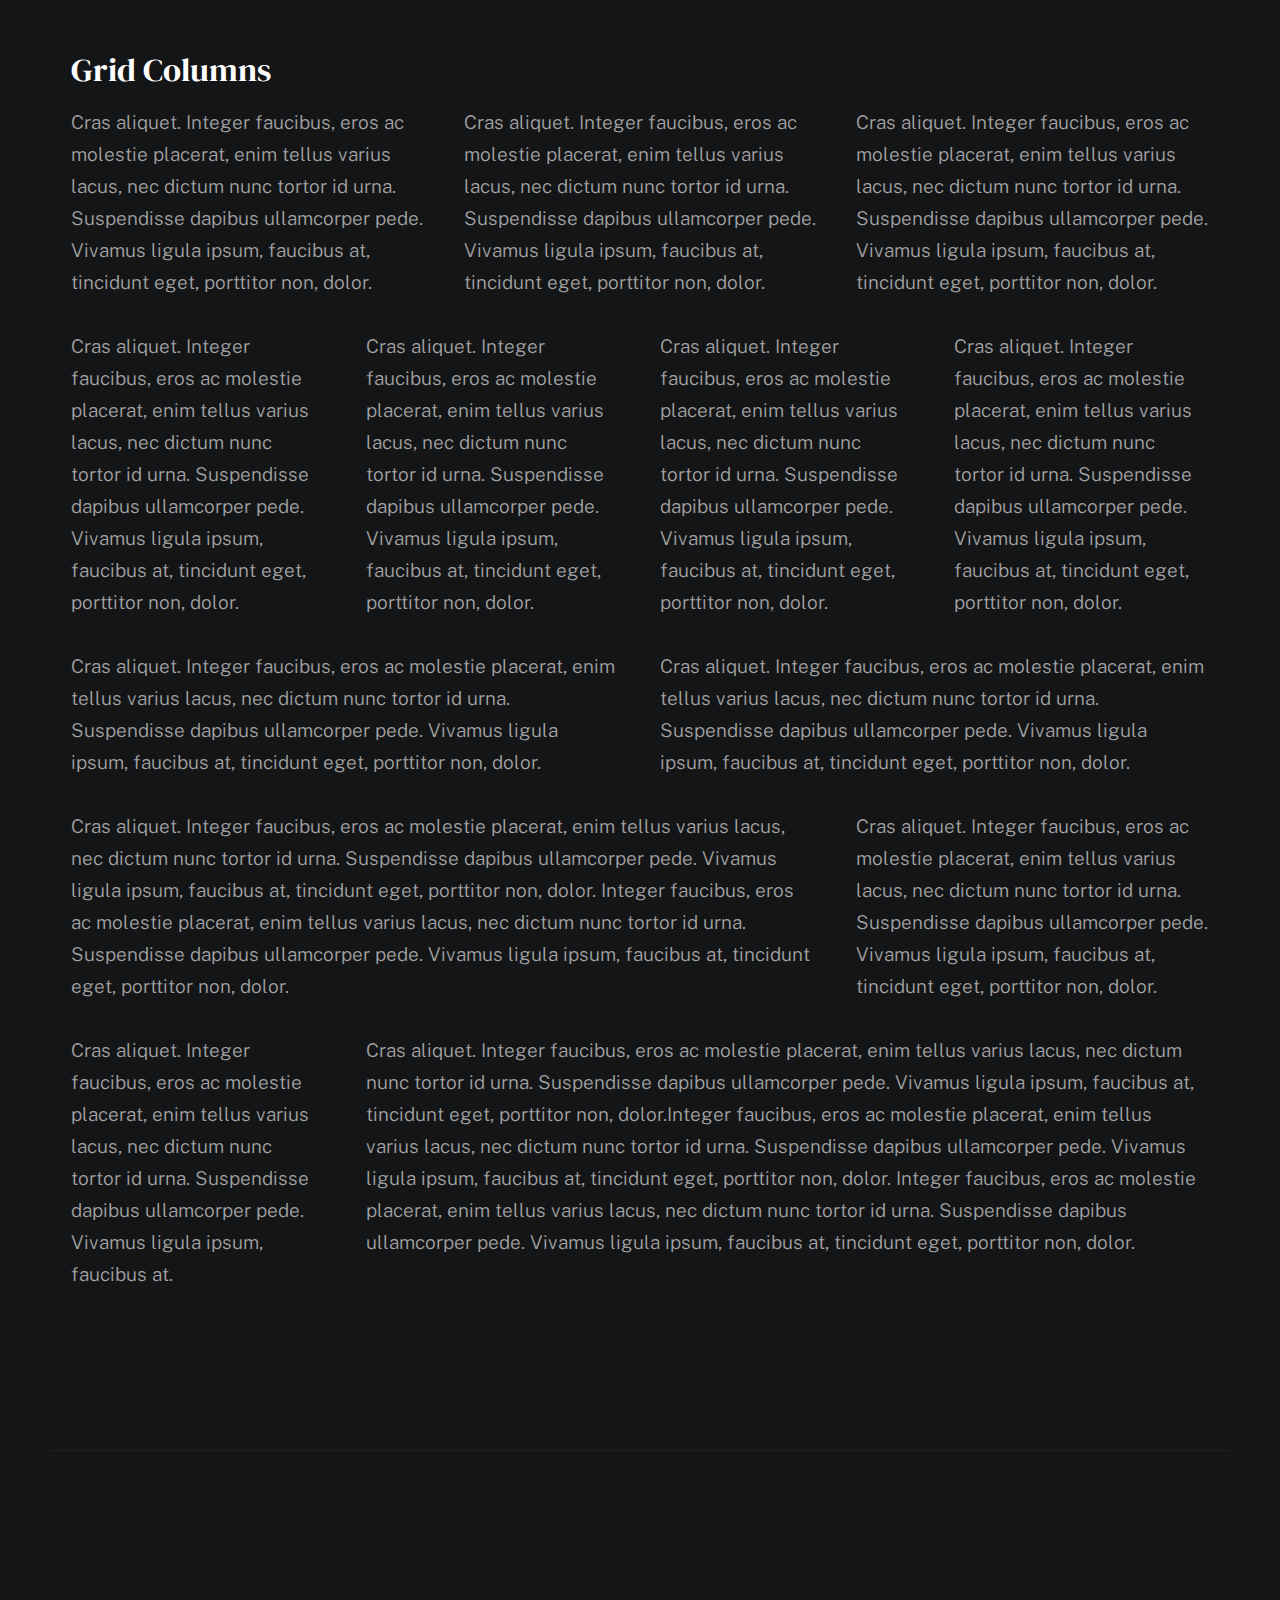
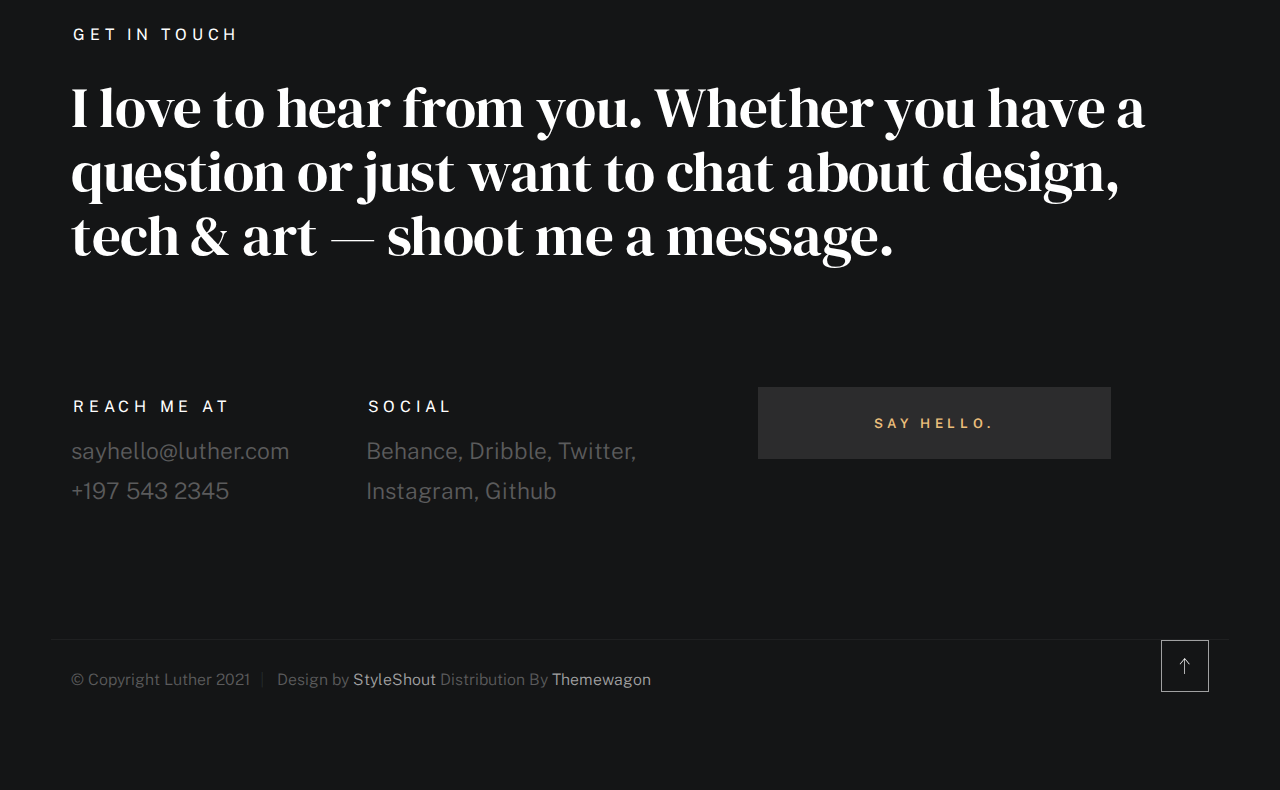
<file: styles.html>
<!DOCTYPE html>
<html class="no-js ss-preload" lang="en">
<head>

    <!--- basic page needs
    ================================================== -->
    <meta charset="utf-8">
    <title>Luther - Styles</title>
    <meta name="description" content="">
    <meta name="author" content="">

    <!-- mobile specific metas
    ================================================== -->
    <meta name="viewport" content="width=device-width, initial-scale=1">

    <!-- CSS
    ================================================== -->
    <link rel="stylesheet" href="css/vendor.css">
    <link rel="stylesheet" href="css/styles.css">

    <style type="text/css" media="screen">
        .s-styles {
            padding-top: var(--vspace-5);
            padding-bottom: var(--vspace-4);
            position: relative;
        }
        .s-styles .intro h1 {
            margin-top: 0;
        }
    </style>

    <!-- favicons
    ================================================== -->
    <link rel="apple-touch-icon" sizes="180x180" href="apple-touch-icon.png">
    <link rel="icon" type="image/png" sizes="32x32" href="favicon-32x32.png">
    <link rel="icon" type="image/png" sizes="16x16" href="favicon-16x16.png">
    <link rel="manifest" href="site.webmanifest">

</head>

<body id="top">


    <!-- # preloader
    ================================================== -->
    <div id="preloader">
        <div id="loader">
        </div>
    </div>


    <!-- # page wrap
    ================================================== -->
    <div class="s-pagewrap">

        <div class="circles">
            <span></span>
            <span></span>
            <span></span>
            <span></span>
            <span></span>
        </div>


        <!-- ## site header 
        ================================================== -->
        <header class="s-header">

            <div class="header-mobile">
                <span class="mobile-home-link"><a href="index.html">Luther.</a></span>
                <a class="mobile-menu-toggle" href="#0"><span>Menu</span></a>
            </div>

            <div class="row wide main-nav-wrap">
                <nav class="column lg-12 main-nav">
                    <ul>
                        <li><a href="index.html" class="home-link">Luther.</a></li>
                        <li class="current"><a href="index.html">Intro</a></li>
                        <li><a href="index.html">About</a></li>
                        <li><a href="index.html">Works</a></li>
                        <li><a href="index.html">Say Hello</a></li>
                    </ul>
                </nav>
            </div>

        </header> <!-- end s-header -->


        <!-- ## main content
        ==================================================- -->
        <main class="s-content">


            <!-- ### intro
            ================================================== -->
            <section id="intro" class="s-intro">

                <div class="row intro-content wide">

                    <div class="column">
                        <div class="text-pretitle with-line">
                            Hello World
                        </div>

                        <h1 class="text-huge-title">
                            I am Luther, <br>
                            a digital designer <br>
                            & frontend <br> 
                            developer based <br>
                            in Somewhere.
                        </h1>
                    </div>

                    <ul class="intro-social">
                        <li><a href="#0">Behance</a></li>
                        <li><a href="#0">Twitter</a></li>
                        <li><a href="#0">Dribbble</a></li>
                        <li><a href="#0">Instagram</a></li>
                    </ul>

                </div> <!-- end intro content -->

                <a href="#styles" class="intro-scrolldown smoothscroll">
                    <svg width="24" height="24" viewBox="0 0 24 24" xmlns="http://www.w3.org/2000/svg" fill-rule="evenodd" clip-rule="evenodd"><path d="M11 21.883l-6.235-7.527-.765.644 7.521 9 7.479-9-.764-.645-6.236 7.529v-21.884h-1v21.883z"/></svg>
                </a>

            </section> <!-- end s-intro -->


            <!-- ### styles
            ================================================== -->
            <div id="styles" class="s-styles">

                <div class="row">

                    <div class="column lg-12 intro">

                        <h1>Style Guide.</h1>

                        <p class="lead">Lorem ipsum Officia elit ad tempor dolore est ex incididunt incididunt occaecat culpa deserunt 
                        sunt labore in cillum ullamco magna in Excepteur consequat in reprehenderit proident mollit incididunt officia commodo.
                        Duis ea officia sed dolor pariatur enim dolore dolore quis incididunt nulla exercitation commodo veniam et ea incididunt.
                        </p>

                        <hr>
                    </div>

                </div> <!-- end row -->

                <div class="row">

                    <div class="column lg-6 tab-12">

                        <h3>Paragraph and Image</h3>

                        <p><a href="#"><img width="120" height="120" class="u-pull-left" alt="sample-image" src="images/sample-image.jpg"></a>
                        Lorem ipsum dolor sit amet, consectetuer adipiscing elit. Donec libero. Suspendisse bibendum.Cras id urna. Morbi 
                        tincidunt, orci ac convallis aliquam, lectus turpis varius lorem, eu posuere nunc justo tempus leo. Donec mattis, 
                        purus nec placerat bibendum, dui pede condimentum odio, ac blandit ante orci ut diam. Cras fringilla magna. 
                        Phasellus suscipit, leo a pharetra condimentum, lorem tellus eleifend magna, eget fringilla velit magna id 
                        neque posuere nunc justo tempus leo. </p>

                        <p>
                        Lorem ipsum dolor sit amet, consectetuer adipiscing elit. Donec libero. Suspendisse bibendum. Cras id urna. 
                        Morbi tincidunt, orci ac convallis aliquam, lectus turpis varius lorem, eu posuere nunc justo tempus leo. 
                        Donec mattis, purus nec placerat bibendum, dui pede condimentumodio, ac blandit ante orci ut diam.	
                        </p>

                        <p>A <a href="#">link</a>,
                        <abbr title="this really isn't a very good description">abbrebation</abbr>,
                        <strong>strong text</strong>,
                        <em>em text</em>,
                        <del>deleted text</del>, and
                        <mark>this is a mark text.</mark>
                        <code>.code</code>
                        </p>

                    </div>

                    <div class="column lg-6 tab-12">

                        <h3>Drop Caps</h3>

                        <p class="drop-cap">Far far away, behind the word mountains, far from the countries Vokalia and Consonantia,
                        there live the blind texts. Separated they live in Bookmarksgrove right at the coast of the
                        Semantics, a large language ocean. A small river named Duden flows by their place and supplies it with the 
                        necessary regelialia. Morbi tincidunt, orci ac convallis aliquam, lectus turpis varius lorem, 
                        euposuere nunc justo tempus leo. Donec mattis, purus nec placerat bibendum, dui pede condimentum odio, 
                        ac blandit ante orci ut diam. Cras fringilla magna. Phasellus suscipit, leo a pharetra condimentum, 
                        lorem tellus eleifend magna, eget fringilla velit magna id neque.
                        </p>

                        <h3>Small Print</h3>

                        <p><small>Lorem ipsum dolor sit amet, consectetuer adipiscing elit. Donec libero.</small></p>

                    </div>

                </div> <!-- end row -->

                <div class="row">

                    <div class="column lg-6 tab-12">

                        <h3 class="u-add-bottom">Pull Quotes</h3>

                        <p>
                        Perspiciatis nemo unde et nobis modi consequatur officia amet. Ut enim 
                        tenetur provident maiores. Perspiciatis asperiores incidunt sequi 
                        quisquam. Enim aut. 
                        </p>

                        <figure class="pull-quote">
                            <blockquote>
                                <p>
                                When you look in the eyes of grace, when you meet grace, 
                                when you embrace grace, when you see the nail prints in 
                                grace’s hands and the fire in his eyes, when you feel his 
                                relentless love for you - it will not motivate you to sin. 
                                It will motivate you to righteousness.
                                </p>

                                <footer>
                                    <cite>Judah Smith</cite>
                                </footer>
                            </blockquote>
                        </figure>


                    </div>

                    <div class="column lg-6 tab-12">

                        <h3 class="u-add-bottom">Block Quotes</h3>

                        <blockquote cite="http://where-i-got-my-info-from.com">
                            <p>
                            For God so loved the world, that he gave his only Son, that whoever believes in 
                            him should not perish but have eternal life. For God did not send his Son into 
                            the world to condemn the world, but in order that the world might be 
                            saved through him.
                            </p>

                            <footer>
                                <cite>
                                    <a href="#0">John 3:16-17 ESV</a>
                                </cite>
                            </footer>

                        </blockquote>

                        <blockquote>
                            <p>There is a God-shaped vacuum in the heart of each man which cannot be satisfied 
                            by any created thing but only by God the Creator.</p>

                            <footer>
                                <cite>Blaise Pascal</cite>
                            </footer>

                        </blockquote>

                    </div>

                </div> <!-- end row -->

                <div class="row u-add-half-bottom">

                    <div class="column lg-6 tab-12">

                        <h3>Example Lists</h3>

                        <ol>
                            <li>Here is an example</li>
                            <li>of an ordered list.</li>
                            <li>A parent list item.
                                <ul>
                                    <li>one</li>
                                    <li>two</li>
                                    <li>three</li>
                                </ul>
                                </li>
                                <li>A list item.</li>
                            </ol>

                        <ul class="disc">
                            <li>Here is an example</li>
                            <li>of an unordered list.</li>
                        </ul>

                        <h3>Definition Lists</h3>

                        <h5>a) Multi-line Definitions (default) </h5>

                        <dl class="dictionary-style">
                            <dt><strong>This is a term</strong></dt>
                                <dd>this is the definition of that term, which both live in a <code>dl</code>.</dd>
                            <dt><strong>Another Term</strong></dt>
                                <dd>And it gets a definition too, which is this line</dd>
                                <dd>This is a 2<sup>nd</sup> definition for a single term. A <code>dt</code> may be followed by multiple <code>dd</code>s.</dd>
                        </dl>

                        <h3 class="u-add-bottom">Skill Bars</h3>

                        <ul class="skill-bars">
                            <li>
                            <div class="progress percent90"><span>90%</span></div>
                            <strong>HTML</strong>
                            </li>
                            <li>
                            <div class="progress percent85"><span>85%</span></div>
                            <strong>CSS</strong>
                            </li>
                            <li>
                            <div class="progress percent70"><span>70%</span></div>
                            <strong>Javascript</strong>
                            </li>
                            <li>
                            <div class="progress percent95"><span>95%</span></div>
                            <strong>PHP</strong>
                            </li>
                            <li>
                            <div class="progress percent75"><span>75%</span></div>
                            <strong>Illustrator</strong>
                            </li>
                            <li>
                            <div class="progress percent90"><span>90%</span></div>
                            <strong>Figma</strong>
                            </li>
                        </ul>

                    </div>

                    <div class="column lg-6 tab-12">

                        <h3 class="u-add-bottom">Buttons</h3>

                        <p>
                            <a class="btn btn--primary u-fullwidth" href="#0">Primary Button</a>
                            <a class="btn u-fullwidth" href="#0">Default Button</a>
                            <a class="btn btn--stroke u-fullwidth" href="#0">Stroke Button</a>
                        </p>

                        <h3>Stats Tabs</h3>

                        <ul class="stats-tabs">
                            <li><a href="#0">1,234 <em>Peter</em></a></li>
                            <li><a href="#0">567 <em>James</em></a></li>
                            <li><a href="#0">23,456 <em>John</em></a></li>
                            <li><a href="#0">3,456 <em>Andrew</em></a></li>
                            <li><a href="#0">456 <em>Philip</em></a></li>
                            <li><a href="#0">26 <em>Matthew</em></a></li>
                        </ul>

                        <h3 class="u-add-bottom">Code</h3>

<pre><code class="language-css">
    code {
    font-size: 1.4rem;
    margin: 0 .2rem;
    padding: .2rem .6rem;
    white-space: nowrap;
    background: #F1F1F1;
    border: 1px solid #E1E1E1;	
    border-radius: 3px;
    }
</code></pre>

                    </div>

                </div> <!-- end row -->

                <div class="row u-add-half-bottom">

                    <div class="column lg-6 tab-12">
                            
                        <h1>H1 Heading Doloremque dolor voluptas est sequi omnis.</h1>
                        <p>Doloremque dolor voluptas est sequi omnis. Pariatur ut aut. Sed enim tempora qui veniam qui cum vel. 
                        Voluptas odit at vitae minima. In assumenda ut. Voluptatem totam impedit accusantium reiciendis excepturi aut qui accusamus praesentium.</p>

                        <h2>H2 Heading Doloremque dolor voluptas est sequi omnis.</h2>
                        <p>Doloremque dolor voluptas est sequi omnis. Pariatur ut aut. Sed enim tempora qui veniam qui cum vel. 
                        Voluptas odit at vitae minima. In assumenda ut. Voluptatem totam impedit accusantium reiciendis excepturi aut qui accusamus praesentium.</p>

                        <h3>H3 Heading Doloremque dolor voluptas est sequi omnis.</h3>
                        <p>Doloremque dolor voluptas est sequi omnis. Pariatur ut aut. Sed enim tempora qui veniam qui cum vel. 
                        Voluptas odit at vitae minima. In assumenda ut. Voluptatem totam impedit accusantium reiciendis excepturi aut qui accusamus praesentium.</p>

                        
                    </div>

                    <div class="column lg-6 tab-12">
                        <h4>H4 Heading Doloremque dolor voluptas est sequi omnis.</h4>
                        <p>Doloremque dolor voluptas est sequi omnis. Pariatur ut aut. Sed enim tempora qui veniam qui cum vel. 
                        Voluptas odit at vitae minima. In assumenda ut. Voluptatem totam impedit accusantium reiciendis excepturi aut qui accusamus praesentium.</p>

                        <h5>H5 Heading Doloremque dolor voluptas est sequi omnis.</h5>
                        <p>Doloremque dolor voluptas est sequi omnis. Pariatur ut aut. Sed enim tempora qui veniam qui cum vel. 
                        Voluptas odit at vitae minima. In assumenda ut. Voluptatem totam impedit accusantium reiciendis excepturi aut qui accusamus praesentium.</p>

                        <h6>H6 Heading Doloremque dolor voluptas est sequi omnis.</h6>
                        <p>Doloremque dolor voluptas est sequi omnis. Pariatur ut aut. Sed enim tempora qui veniam qui cum vel. 
                        Voluptas odit at vitae minima. In assumenda ut. Voluptatem totam impedit accusantium reiciendis excepturi aut qui accusamus praesentium.</p>
            
                        
                    </div>

                </div> <!-- end row -->

                <div class="row u-add-half-bottom">

                    <div class="column lg-6 tab-12">

                        <h3 class="u-add-bottom">Responsive Image</h3>

                        <figure>
                            <img src="images/wheel-500.jpg" 
                            srcset="images/wheel-1000.jpg 1000w, 
                            images/wheel-500.jpg 500w" 
                            sizes="(max-width: 1000px) 100vw, 1000px" alt="">

                            <figcaption>
                                Here is some random picture.
                            </figcaption>
                        </figure>

                    </div>

                    <div class="column lg-6 tab-12">

                        <h3 class="u-add-bottom">Responsive video</h3>

                        <div class="video-container">
                        <iframe src="https://player.vimeo.com/video/14592941?color=00a650&title=0&byline=0&portrait=0" width="500" height="281" frameborder="0" webkitallowfullscreen mozallowfullscreen allowfullscreen></iframe> 
                        </div>

                    </div>
                    
                </div> <!-- end row -->

                <div class="row u-add-bottom">

                    <div class="column lg-12">

                        <h3>Tables</h3>
                        <p>Be sure to use properly formed table markup with <code>&lt;thead&gt;</code> and <code>&lt;tbody&gt;</code> when building a <code>table</code>.</p>

                        <div class="table-responsive">

                            <table>
                                    <thead>
                                    <tr>
                                        <th>Name</th>
                                        <th>Age</th>
                                        <th>Sex</th>
                                        <th>Location</th>
                                    </tr>
                                    </thead>
                                    <tbody>
                                    <tr>
                                        <td>William J. Seymour</td>
                                        <td>34</td>
                                        <td>Male</td>
                                        <td>Azusa Street</td>
                                    </tr>
                                    <tr>
                                        <td>Jennie Evans Moore</td>
                                        <td>30</td>
                                        <td>Female</td>
                                        <td>Azusa Street</td>
                                    </tr>
                                    </tbody>
                            </table>

                        </div>

                    </div>
                    
                </div> <!-- end row -->

                <div class="row">

                    <div class="column lg-12">
                        <h3>Pagination</h3>

                        <nav class="pgn">
                            <ul>
                                <li>
                                    <a class="pgn__prev" href="#0">
                                        <svg xmlns="http://www.w3.org/2000/svg" width="24" height="24" viewBox="0 0 24 24"><path d="M12.707 17.293L8.414 13H18v-2H8.414l4.293-4.293-1.414-1.414L4.586 12l6.707 6.707z"/></svg>
                                    </a>
                                </li>
                                <li><a class="pgn__num" href="#0">1</a></li>
                                <li><span class="pgn__num current">2</span></li>
                                <li><a class="pgn__num" href="#0">3</a></li>
                                <li><a class="pgn__num" href="#0">4</a></li>
                                <li><a class="pgn__num" href="#0">5</a></li>
                                <li><span class="pgn__num dots">…</span></li>
                                <li><a class="pgn__num" href="#0">8</a></li>
                                <li>
                                    <a class="pgn__next" href="#0">
                                        <svg xmlns="http://www.w3.org/2000/svg" width="24" height="24" viewBox="0 0 24 24"><path d="M11.293 17.293l1.414 1.414L19.414 12l-6.707-6.707-1.414 1.414L15.586 11H6v2h9.586z"/></svg>
                                    </a>
                                </li>
                            </ul>
                        </nav>
                    </div>

                </div> <!-- end row -->

                <div class="row">

                    <div class="column lg-6 tab-12">

                        <h3 class="u-add-bottom">Form Styles</h3>

                        <form>
                            <div>
                                <label for="sampleInput">Your email</label>
                                <input class="u-fullwidth" type="email" placeholder="test@mailbox.com" id="sampleInput">
                            </div>
                            <div>
                                <label for="sampleRecipientInput">Reason for contacting</label>
                                <div class="ss-custom-select">
                                    <select class="u-fullwidth" id="sampleRecipientInput">
                                        <option value="Option 1">Questions</option>
                                        <option value="Option 2">Report</option>
                                        <option value="Option 3">Others</option>
                                    </select>
                                </div>
                            </div>
                            
                            <label for="exampleMessage">Message</label>
                            <textarea class="u-fullwidth" placeholder="Your message" id="exampleMessage"></textarea>

                            <label class="u-add-bottom">
                                <input type="checkbox">
                                <span class="label-text">Send a copy to yourself</span>
                            </label>
                        
                            <input class="btn--primary u-fullwidth" type="submit" value="Submit">
                        </form>

                    </div>

                    <div class="column lg-6 tab-12">

                        <h3>Alert Boxes</h3>

                        <br>
                        
                        <div class="alert-box alert-box--error">
                            <p>Error Message. Your Message Goes Here.</p>
                            <span class="alert-box__close"></span>
                        </div><!-- end error -->
                                
                        <div class="alert-box alert-box--success">
                            <p>Success Message. Your Message Goes Here.</p>
                            <span class="alert-box__close"></span>
                        </div><!-- end success -->
                                
                        <div class="alert-box alert-box--info">
                            <p>Info Message. Your Message Goes Here.</p>
                            <span class="alert-box__close"></span>
                        </div><!-- end info -->
                                
                        <div class="alert-box alert-box--notice">
                            <p>Notice Message. Your Message Goes Here.</p>
                            <span class="alert-box__close"></span>
                        </div><!-- end notice -->
                    
                    </div>

                </div> <!-- end row -->

                <div class="row">

                    <div class="lg-12 column">
                        <h3>Grid Columns</h3>
                    </div>
        
                </div> <!-- Row End-->
        
                <!--<h4>1/3 Columns</h4>  -->
        
                <div class="row">
        
                    <div class="lg-4 mob-12 column">
                        <p>
                        Cras aliquet. Integer faucibus, eros ac molestie placerat, enim tellus varius lacus,
                        nec dictum nunc tortor id urna. Suspendisse dapibus ullamcorper pede. Vivamus ligula ipsum,
                        faucibus at, tincidunt eget, porttitor non, dolor. 
                        </p>
                    </div>
        
                    <div class="lg-4 mob-12 column">
                        <p>
                        Cras aliquet. Integer faucibus, eros ac molestie placerat, enim tellus varius lacus,
                        nec dictum nunc tortor id urna. Suspendisse dapibus ullamcorper pede. Vivamus ligula ipsum,
                        faucibus at, tincidunt eget, porttitor non, dolor. 
                        </p>
                    </div>
        
                    <div class="lg-4 mob-12 column">
                        <p>
                        Cras aliquet. Integer faucibus, eros ac molestie placerat, enim tellus varius lacus,
                        nec dictum nunc tortor id urna. Suspendisse dapibus ullamcorper pede. Vivamus ligula ipsum,
                        faucibus at, tincidunt eget, porttitor non, dolor. 
                        </p>
                    </div>
        
                </div>
        
                <!--<h4>1/4 Columns</h4>  -->
        
                <div class="row">
        
                    <div class="lg-3 tab-6 mob-12 column">
                        <p>
                        Cras aliquet. Integer faucibus, eros ac molestie placerat, enim tellus varius lacus,
                        nec dictum nunc tortor id urna. Suspendisse dapibus ullamcorper pede. Vivamus ligula ipsum,
                        faucibus at, tincidunt eget, porttitor non, dolor. 
                        </p>
                    </div>
        
                    <div class="lg-3 tab-6 mob-12 column">
                        <p>
                        Cras aliquet. Integer faucibus, eros ac molestie placerat, enim tellus varius lacus,
                        nec dictum nunc tortor id urna. Suspendisse dapibus ullamcorper pede. Vivamus ligula ipsum,
                        faucibus at, tincidunt eget, porttitor non, dolor. 
                        </p>
                    </div>
        
                    <div class="lg-3 tab-6 mob-12 column">
                        <p>
                        Cras aliquet. Integer faucibus, eros ac molestie placerat, enim tellus varius lacus,
                        nec dictum nunc tortor id urna. Suspendisse dapibus ullamcorper pede. Vivamus ligula ipsum,
                        faucibus at, tincidunt eget, porttitor non, dolor. 
                        </p>
                    </div>
        
                    <div class="lg-3 tab-6 mob-12 column">
                        <p>
                        Cras aliquet. Integer faucibus, eros ac molestie placerat, enim tellus varius lacus,
                        nec dictum nunc tortor id urna. Suspendisse dapibus ullamcorper pede. Vivamus ligula ipsum,
                        faucibus at, tincidunt eget, porttitor non, dolor. 
                        </p>
                    </div>
        
                </div>
        
                <!--<h4>1/2 Columns</h4>  -->
        
                <div class="row">
        
                    <div class="lg-6 mob-12 column">
                        <p>
                        Cras aliquet. Integer faucibus, eros ac molestie placerat, enim tellus varius lacus,
                        nec dictum nunc tortor id urna. Suspendisse dapibus ullamcorper pede. Vivamus ligula ipsum,
                        faucibus at, tincidunt eget, porttitor non, dolor. 
                        </p>
                    </div>
        
                    <div class="lg-6 mob-12 column">
                        <p>
                        Cras aliquet. Integer faucibus, eros ac molestie placerat, enim tellus varius lacus,
                        nec dictum nunc tortor id urna. Suspendisse dapibus ullamcorper pede. Vivamus ligula ipsum,
                        faucibus at, tincidunt eget, porttitor non, dolor. 
                        </p>
                    </div>
        
                </div>
        
                <!--<h4>2/3 Columns</h4>  -->
        
                <div class="row">
        
                    <div class="lg-8 tab-7 mob-12 column">
                        <p>
                        Cras aliquet. Integer faucibus, eros ac molestie placerat, enim tellus varius lacus,
                        nec dictum nunc tortor id urna. Suspendisse dapibus ullamcorper pede. Vivamus ligula ipsum,
                        faucibus at, tincidunt eget, porttitor non, dolor. Integer faucibus, eros ac molestie placerat, enim tellus varius lacus,
                        nec dictum nunc tortor id urna. Suspendisse dapibus ullamcorper pede. Vivamus ligula ipsum,
                        faucibus at, tincidunt eget, porttitor non, dolor.
                        </p>
                    </div>
        
                    <div class="lg-4 tab-5 mob-12 column">
                        <p>
                        Cras aliquet. Integer faucibus, eros ac molestie placerat, enim tellus varius lacus,
                        nec dictum nunc tortor id urna. Suspendisse dapibus ullamcorper pede. Vivamus ligula ipsum,
                        faucibus at, tincidunt eget, porttitor non, dolor. 
                        </p>
                    </div>
        
                </div>
        
                <!--<h4>3/4 Columns</h4>  -->
        
                <div class="row">
        
                    <div class="lg-3 tab-5 mob-12 column">
                        <p>
                        Cras aliquet. Integer faucibus, eros ac molestie placerat, enim tellus varius lacus,
                        nec dictum nunc tortor id urna. Suspendisse dapibus ullamcorper pede. Vivamus ligula ipsum,
                        faucibus at. 
                        </p>
                    </div>
        
                    <div class="lg-9 tab-7 mob-12 column">
                        <p>
                        Cras aliquet. Integer faucibus, eros ac molestie placerat, enim tellus varius lacus,
                        nec dictum nunc tortor id urna. Suspendisse dapibus ullamcorper pede. Vivamus ligula ipsum,
                        faucibus at, tincidunt eget, porttitor non, dolor.Integer faucibus, eros ac molestie placerat, enim tellus varius lacus,
                        nec dictum nunc tortor id urna. Suspendisse dapibus ullamcorper pede. Vivamus ligula ipsum,
                        faucibus at, tincidunt eget, porttitor non, dolor. Integer faucibus, eros ac molestie placerat, enim tellus varius lacus,
                        nec dictum nunc tortor id urna. Suspendisse dapibus ullamcorper pede. Vivamus ligula ipsum,
                        faucibus at, tincidunt eget, porttitor non, dolor.
                        </p>
                    </div>
        
                </div>

            </div> <!-- end content-wrap -->


            <!-- ### contact
            ================================================== -->
            <section id="contact" class="s-contact">

                <div class="row contact-top">
                    <div class="column lg-12">
                        <h2 class="text-pretitle">
                            Get In Touch
                        </h2>

                        <p class="h1">
                            I love to hear from you.
                            Whether you have a question or just 
                            want to chat about design, tech & art — shoot me a message.
                        </p>
                    </div>
                </div> <!-- end contact-top -->

                <div class="row contact-bottom">
                    <div class="column lg-3 md-5 tab-6 stack-on-550 contact-block">
                        <h3 class="text-pretitle">Reach me at</h3>
                        <p class="contact-links">
                            <a href="mailto:sayhello@luther.com" class="mailtoui">sayhello@luther.com</a> <br>
                            <a href="tel:+1975432345">+197 543 2345</a>
                        </p>
                    </div>
                    <div class="column lg-4 md-5 tab-6 stack-on-550 contact-block">
                        <h3 class="text-pretitle">Social</h3>
                        <ul class="contact-social">
                            <li><a href="#0">Behance</a></li>
                            <li><a href="#0">Dribble</a></li>
                            <li><a href="#0">Twitter</a></li>
                            <li><a href="#0">Instagram</a></li>
                            <li><a href="#0">Github</a></li>
                        </ul>
                    </div>
                    <div class="column lg-4 md-12 contact-block">
                        <a href="mailto:sayhello@luther.com" class="mailtoui btn btn--medium u-fullwidth contact-btn">Say Hello.</a>
                    </div>
                </div> <!-- end contact-bottom -->

            </section> <!-- end contact -->

        </main> <!-- end s-content -->


        <!-- ## footer
        ================================================== -->
        <footer class="s-footer">

            <div class="row">
                <div class="column ss-copyright">
                    <span>© Copyright Luther 2021</span> 
                    <span>Design by <a href="https://www.styleshout.com/">StyleShout</a> Distribution By <a href="https://themewagon.com">Themewagon</a> </span>
                </div>

                <div class="ss-go-top">
                    <a class="smoothscroll" title="Back to Top" href="#top">
                        <svg xmlns="http://www.w3.org/2000/svg" viewBox="0 0 24 24" fill-rule="evenodd" clip-rule="evenodd"><path d="M11 2.206l-6.235 7.528-.765-.645 7.521-9 7.479 9-.764.646-6.236-7.53v21.884h-1v-21.883z"/></svg>
                    </a>
                </div>
            </div>

        </footer> <!-- end s-footer -->

    </div> <!-- end -s-pagewrap -->


    <!-- Java Script
    ================================================== -->
    <script src="js/plugins.js"></script>
    <script src="js/main.js"></script>

</body>
</html>
</file>
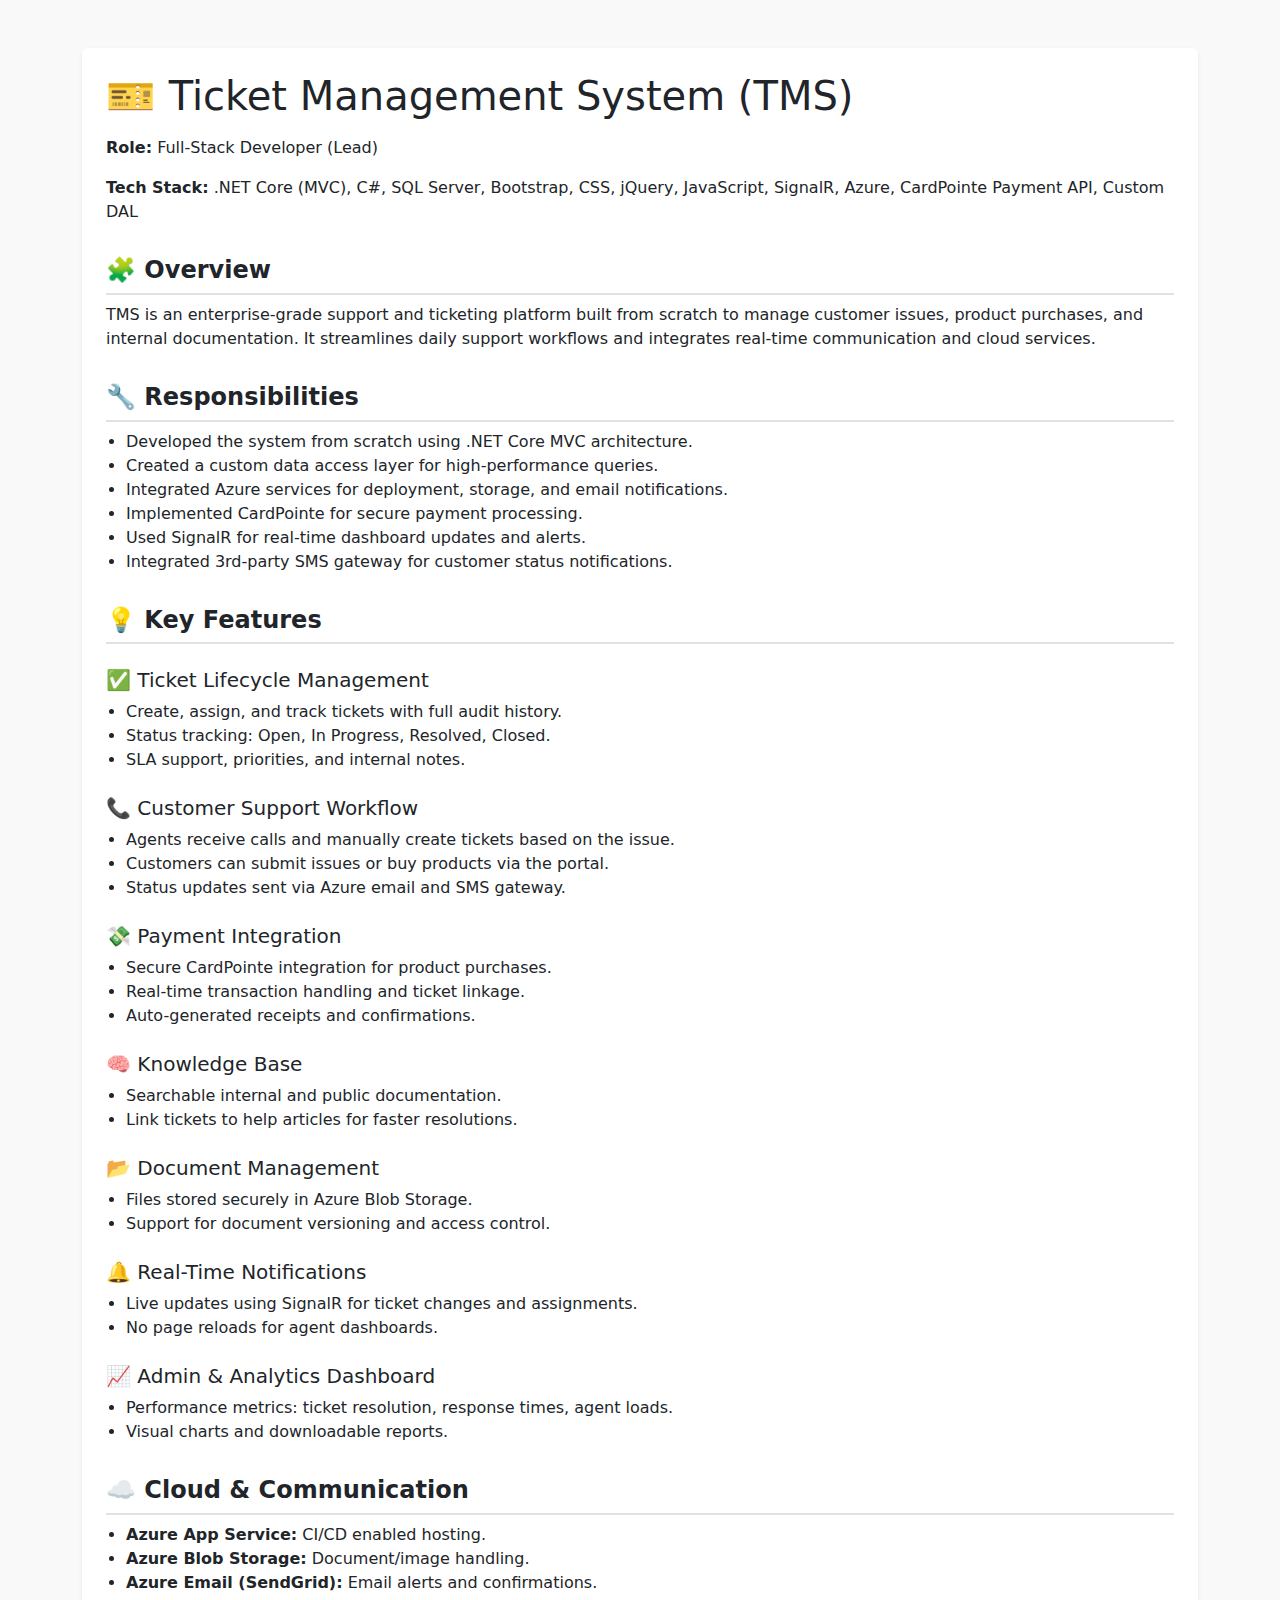
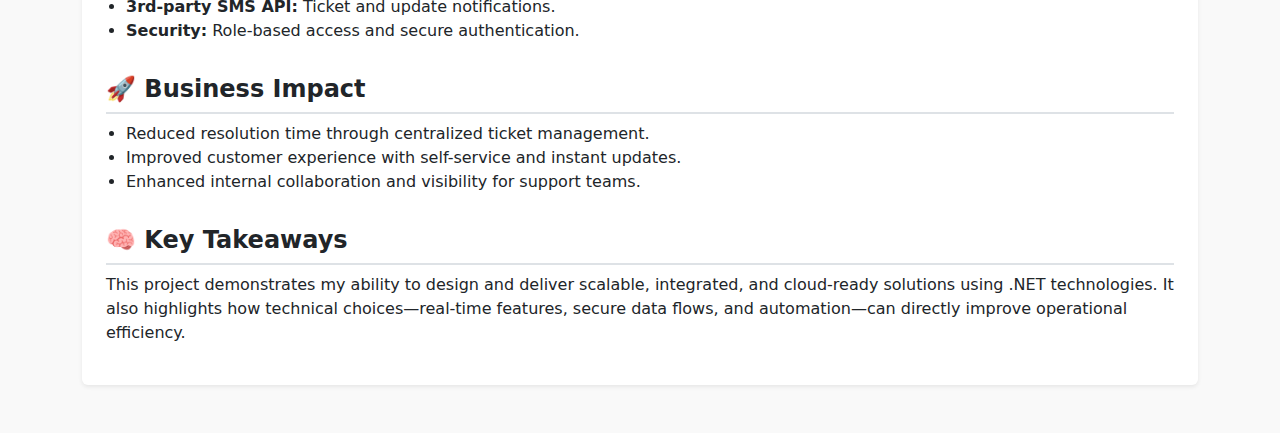
<file: views/tms.html>
<!DOCTYPE html>
<html lang="en">
<head>
  <meta charset="UTF-8">
  <title>Ticket Management System (TMS)</title>
  <meta name="viewport" content="width=device-width, initial-scale=1">
  <!-- Bootstrap CSS CDN -->
  <link href="https://cdn.jsdelivr.net/npm/bootstrap@5.3.2/dist/css/bootstrap.min.css" rel="stylesheet">
  <style>
    body {
      background-color: #f9f9f9;
    }
    .section-title {
      font-weight: 600;
      margin-top: 2rem;
      border-bottom: 2px solid #dee2e6;
      padding-bottom: 0.5rem;
    }
    .icon-title::before {
      content: "🎯 ";
    }
    ul {
      padding-left: 1.25rem;
    }
  </style>
</head>
<body>

<div class="container py-5">
  <div class="bg-white p-4 rounded shadow-sm">
    <h1 class="mb-3">🎫 Ticket Management System (TMS)</h1>
    <p><strong>Role:</strong> Full-Stack Developer (Lead)</p>
    <p><strong>Tech Stack:</strong> .NET Core (MVC), C#, SQL Server, Bootstrap, CSS, jQuery, JavaScript, SignalR, Azure, CardPointe Payment API, Custom DAL</p>

    <h4 class="section-title">🧩 Overview</h4>
    <p>
      TMS is an enterprise-grade support and ticketing platform built from scratch to manage customer issues, product purchases, and internal documentation. It streamlines daily support workflows and integrates real-time communication and cloud services.
    </p>

    <h4 class="section-title">🔧 Responsibilities</h4>
    <ul>
      <li>Developed the system from scratch using .NET Core MVC architecture.</li>
      <li>Created a custom data access layer for high-performance queries.</li>
      <li>Integrated Azure services for deployment, storage, and email notifications.</li>
      <li>Implemented CardPointe for secure payment processing.</li>
      <li>Used SignalR for real-time dashboard updates and alerts.</li>
      <li>Integrated 3rd-party SMS gateway for customer status notifications.</li>
    </ul>

    <h4 class="section-title">💡 Key Features</h4>

    <h5 class="mt-4">✅ Ticket Lifecycle Management</h5>
    <ul>
      <li>Create, assign, and track tickets with full audit history.</li>
      <li>Status tracking: Open, In Progress, Resolved, Closed.</li>
      <li>SLA support, priorities, and internal notes.</li>
    </ul>

    <h5 class="mt-4">📞 Customer Support Workflow</h5>
    <ul>
      <li>Agents receive calls and manually create tickets based on the issue.</li>
      <li>Customers can submit issues or buy products via the portal.</li>
      <li>Status updates sent via Azure email and SMS gateway.</li>
    </ul>

    <h5 class="mt-4">💸 Payment Integration</h5>
    <ul>
      <li>Secure CardPointe integration for product purchases.</li>
      <li>Real-time transaction handling and ticket linkage.</li>
      <li>Auto-generated receipts and confirmations.</li>
    </ul>

    <h5 class="mt-4">🧠 Knowledge Base</h5>
    <ul>
      <li>Searchable internal and public documentation.</li>
      <li>Link tickets to help articles for faster resolutions.</li>
    </ul>

    <h5 class="mt-4">📂 Document Management</h5>
    <ul>
      <li>Files stored securely in Azure Blob Storage.</li>
      <li>Support for document versioning and access control.</li>
    </ul>

    <h5 class="mt-4">🔔 Real-Time Notifications</h5>
    <ul>
      <li>Live updates using SignalR for ticket changes and assignments.</li>
      <li>No page reloads for agent dashboards.</li>
    </ul>

    <h5 class="mt-4">📈 Admin & Analytics Dashboard</h5>
    <ul>
      <li>Performance metrics: ticket resolution, response times, agent loads.</li>
      <li>Visual charts and downloadable reports.</li>
    </ul>

    <h4 class="section-title">☁️ Cloud & Communication</h4>
    <ul>
      <li><strong>Azure App Service:</strong> CI/CD enabled hosting.</li>
      <li><strong>Azure Blob Storage:</strong> Document/image handling.</li>
      <li><strong>Azure Email (SendGrid):</strong> Email alerts and confirmations.</li>
      <li><strong>3rd-party SMS API:</strong> Ticket and update notifications.</li>
      <li><strong>Security:</strong> Role-based access and secure authentication.</li>
    </ul>

    <h4 class="section-title">🚀 Business Impact</h4>
    <ul>
      <li>Reduced resolution time through centralized ticket management.</li>
      <li>Improved customer experience with self-service and instant updates.</li>
      <li>Enhanced internal collaboration and visibility for support teams.</li>
    </ul>

    <h4 class="section-title">🧠 Key Takeaways</h4>
    <p>
      This project demonstrates my ability to design and deliver scalable, integrated, and cloud-ready solutions using .NET technologies. It also highlights how technical choices—real-time features, secure data flows, and automation—can directly improve operational efficiency.
    </p>
  </div>
</div>

<!-- Bootstrap JS (optional, for interactions) -->
<script src="https://cdn.jsdelivr.net/npm/bootstrap@5.3.2/dist/js/bootstrap.bundle.min.js"></script>
</body>
</html>
</file>
<file: css/vendor.css>
/* ===================================================================
 * Theme Third-party Stylesheets
 * Template Ver. 1.0.0
 * 02-16-2021
 * -------------------------------------------------------------------
 *
 * TOC:
 * 
 * # PrismJS 1.20.0
 * # Swiper 6.4.5
 * # Basiclightbox
 * 
 * ------------------------------------------------------------------- */



/* ===================================================================
 * # PrismJS 1.20.0
 *   https://prismjs.com/download.html#themes=prism-tomorrow&languages=markup+css+clike+javascript+markup-templating+php
 *   
 *   prism.js tomorrow night eighties for JavaScript, CoffeeScript, CSS and HTML
 *   Based on https://github.com/chriskempson/tomorrow-theme
 *   @author Rose Pritchard
 * ------------------------------------------------------------------- */

code[class*="language-"],
pre[class*="language-"] {
    color           : #ccc;
    background      : none;
    font-family     : var(--font-mono);
    font-size       : calc(var(--text-size) * 0.9444);
    text-align      : left;
    white-space     : pre;
    word-spacing    : normal;
    word-break      : normal;
    word-wrap       : normal;
    line-height     : var(--vspace-1);
    -moz-tab-size   : 4;
    -o-tab-size     : 4;
    tab-size        : 4;
    -webkit-hyphens : none;
    -moz-hyphens    : none;
    -ms-hyphens     : none;
    hyphens         : none;
}

/* Code blocks */

pre[class*="language-"] {
    padding  : var(--vspace-0_5) 0 var(--vspace-1);
    margin   : 0;
    overflow : auto;
}

:not(pre)>code[class*="language-"],
pre[class*="language-"] {
    background : #2d2d2d;
}

/* Inline code */

:not(pre)>code[class*="language-"] {
    padding     : .1em;
    white-space : normal;
}

.token.comment,
.token.block-comment,
.token.prolog,
.token.doctype,
.token.cdata {
    color : #999;
}

.token.punctuation {
    color : #ccc;
}

.token.tag,
.token.attr-name,
.token.namespace,
.token.deleted {
    color : #e2777a;
}

.token.function-name {
    color : #6196cc;
}

.token.boolean,
.token.number,
.token.function {
    color : #f08d49;
}

.token.property,
.token.class-name,
.token.constant,
.token.symbol {
    color : #f8c555;
}

.token.selector,
.token.important,
.token.atrule,
.token.keyword,
.token.builtin {
    color : #cc99cd;
}

.token.string,
.token.char,
.token.attr-value,
.token.regex,
.token.variable {
    color : #7ec699;
}

.token.operator,
.token.entity,
.token.url {
    color : #67cdcc;
}

.token.important,
.token.bold {
    font-weight : bold;
}

.token.italic {
    font-style : italic;
}

.token.entity {
    cursor : help;
}

.token.inserted {
    color : green;
}



/* ===================================================================
 * # Swiper 6.4.5
 *   Most modern mobile touch slider and framework with hardware accelerated transitions
 *   https://swiperjs.com
 *
 *   Copyright 2014-2020 Vladimir Kharlampidi
 *
 *   Released under the MIT License
 *
 *   Released on: December 18, 2020
 * ------------------------------------------------------------------- */

@font-face {
    font-family : "swiper-icons";
    src         : url("data:application/font-woff;charset=utf-8;base64, [base64]//wADZ2x5ZgAAAywAAADMAAAD2MHtryVoZWFkAAABbAAAADAAAAA2E2+eoWhoZWEAAAGcAAAAHwAAACQC9gDzaG10eAAAAigAAAAZAAAArgJkABFsb2NhAAAC0AAAAFoAAABaFQAUGG1heHAAAAG8AAAAHwAAACAAcABAbmFtZQAAA/gAAAE5AAACXvFdBwlwb3N0AAAFNAAAAGIAAACE5s74hXjaY2BkYGAAYpf5Hu/j+W2+MnAzMYDAzaX6QjD6/4//Bxj5GA8AuRwMYGkAPywL13jaY2BkYGA88P8Agx4j+/8fQDYfA1AEBWgDAIB2BOoAeNpjYGRgYNBh4GdgYgABEMnIABJzYNADCQAACWgAsQB42mNgYfzCOIGBlYGB0YcxjYGBwR1Kf2WQZGhhYGBiYGVmgAFGBiQQkOaawtDAoMBQxXjg/wEGPcYDDA4wNUA2CCgwsAAAO4EL6gAAeNpj2M0gyAACqxgGNWBkZ2D4/wMA+xkDdgAAAHjaY2BgYGaAYBkGRgYQiAHyGMF8FgYHIM3DwMHABGQrMOgyWDLEM1T9/w8UBfEMgLzE////P/5//f/V/xv+r4eaAAeMbAxwIUYmIMHEgKYAYjUcsDAwsLKxc3BycfPw8jEQA/[base64]/uznmfPFBNODM2K7MTQ45YEAZqGP81AmGGcF3iPqOop0r1SPTaTbVkfUe4HXj97wYE+yNwWYxwWu4v1ugWHgo3S1XdZEVqWM7ET0cfnLGxWfkgR42o2PvWrDMBSFj/IHLaF0zKjRgdiVMwScNRAoWUoH78Y2icB/yIY09An6AH2Bdu/UB+yxopYshQiEvnvu0dURgDt8QeC8PDw7Fpji3fEA4z/PEJ6YOB5hKh4dj3EvXhxPqH/SKUY3rJ7srZ4FZnh1PMAtPhwP6fl2PMJMPDgeQ4rY8YT6Gzao0eAEA409DuggmTnFnOcSCiEiLMgxCiTI6Cq5DZUd3Qmp10vO0LaLTd2cjN4fOumlc7lUYbSQcZFkutRG7g6JKZKy0RmdLY680CDnEJ+UMkpFFe1RN7nxdVpXrC4aTtnaurOnYercZg2YVmLN/d/gczfEimrE/fs/bOuq29Zmn8tloORaXgZgGa78yO9/cnXm2BpaGvq25Dv9S4E9+5SIc9PqupJKhYFSSl47+Qcr1mYNAAAAeNptw0cKwkAAAMDZJA8Q7OUJvkLsPfZ6zFVERPy8qHh2YER+3i/BP83vIBLLySsoKimrqKqpa2hp6+jq6RsYGhmbmJqZSy0sraxtbO3sHRydnEMU4uR6yx7JJXveP7WrDycAAAAAAAH//wACeNpjYGRgYOABYhkgZgJCZgZNBkYGLQZtIJsFLMYAAAw3ALgAeNolizEKgDAQBCchRbC2sFER0YD6qVQiBCv/H9ezGI6Z5XBAw8CBK/m5iQQVauVbXLnOrMZv2oLdKFa8Pjuru2hJzGabmOSLzNMzvutpB3N42mNgZGBg4GKQYzBhYMxJLMlj4GBgAYow/P/PAJJhLM6sSoWKfWCAAwDAjgbRAAB42mNgYGBkAIIbCZo5IPrmUn0hGA0AO8EFTQAA") format("woff");
    font-weight : 400;
    font-style  : normal;
}

:root {
    --swiper-theme-color : #007aff;
}

.swiper-container {
    margin-left  : auto;
    margin-right : auto;
    position     : relative;
    overflow     : hidden;
    list-style   : none;
    padding      : 0;
    /* Fix of Webkit flickering */
    z-index      : 1;
}

.swiper-container-vertical>.swiper-wrapper {
    flex-direction : column;
}

.swiper-wrapper {
    position            : relative;
    width               : 100%;
    height              : 100%;
    z-index             : 1;
    display             : flex;
    transition-property : transform;
    box-sizing          : content-box;
}

.swiper-container-android .swiper-slide,
.swiper-wrapper {
    transform : translate3d(0px, 0, 0);
}

.swiper-container-multirow>.swiper-wrapper {
    flex-wrap : wrap;
}

.swiper-container-multirow-column>.swiper-wrapper {
    flex-wrap      : wrap;
    flex-direction : column;
}

.swiper-container-free-mode>.swiper-wrapper {
    transition-timing-function : ease-out;
    margin                     : 0 auto;
}

.swiper-slide {
    flex-shrink         : 0;
    width               : 100%;
    height              : 100%;
    position            : relative;
    transition-property : transform;
}

.swiper-slide-invisible-blank {
    visibility : hidden;
}

/* Auto Height */

.swiper-container-autoheight,
.swiper-container-autoheight .swiper-slide {
    height : auto;
}

.swiper-container-autoheight .swiper-wrapper {
    align-items         : flex-start;
    transition-property : transform, height;
}

/* 3D Effects */

.swiper-container-3d {
    perspective : 1200px;
}

.swiper-container-3d .swiper-wrapper,
.swiper-container-3d .swiper-slide,
.swiper-container-3d .swiper-slide-shadow-left,
.swiper-container-3d .swiper-slide-shadow-right,
.swiper-container-3d .swiper-slide-shadow-top,
.swiper-container-3d .swiper-slide-shadow-bottom,
.swiper-container-3d .swiper-cube-shadow {
    transform-style : preserve-3d;
}

.swiper-container-3d .swiper-slide-shadow-left,
.swiper-container-3d .swiper-slide-shadow-right,
.swiper-container-3d .swiper-slide-shadow-top,
.swiper-container-3d .swiper-slide-shadow-bottom {
    position       : absolute;
    left           : 0;
    top            : 0;
    width          : 100%;
    height         : 100%;
    pointer-events : none;
    z-index        : 10;
}

.swiper-container-3d .swiper-slide-shadow-left {
    background-image : linear-gradient(to left, rgba(0, 0, 0, 0.5), rgba(0, 0, 0, 0));
}

.swiper-container-3d .swiper-slide-shadow-right {
    background-image : linear-gradient(to right, rgba(0, 0, 0, 0.5), rgba(0, 0, 0, 0));
}

.swiper-container-3d .swiper-slide-shadow-top {
    background-image : linear-gradient(to top, rgba(0, 0, 0, 0.5), rgba(0, 0, 0, 0));
}

.swiper-container-3d .swiper-slide-shadow-bottom {
    background-image : linear-gradient(to bottom, rgba(0, 0, 0, 0.5), rgba(0, 0, 0, 0));
}

/* CSS Mode */

.swiper-container-css-mode>.swiper-wrapper {
    overflow           : auto;
    scrollbar-width    : none;
    /* For Firefox */
    -ms-overflow-style : none;
    /* For Internet Explorer and Edge */
}

.swiper-container-css-mode>.swiper-wrapper::-webkit-scrollbar {
    display : none;
}

.swiper-container-css-mode>.swiper-wrapper>.swiper-slide {
    scroll-snap-align : start start;
}

.swiper-container-horizontal.swiper-container-css-mode>.swiper-wrapper {
    scroll-snap-type : x mandatory;
}

.swiper-container-vertical.swiper-container-css-mode>.swiper-wrapper {
    scroll-snap-type : y mandatory;
}

:root {
    --swiper-navigation-size   : 44px;
    /*
    --swiper-navigation-color  : var(--swiper-theme-color);
    */
}

.swiper-button-prev,
.swiper-button-next {
    position        : absolute;
    top             : 50%;
    width           : calc(var(--swiper-navigation-size) / 44 * 27);
    height          : var(--swiper-navigation-size);
    margin-top      : calc(-1 * var(--swiper-navigation-size) / 2);
    z-index         : 10;
    cursor          : pointer;
    display         : flex;
    align-items     : center;
    justify-content : center;
    color           : var(--swiper-navigation-color, var(--swiper-theme-color));
}

.swiper-button-prev.swiper-button-disabled,
.swiper-button-next.swiper-button-disabled {
    opacity        : 0.35;
    cursor         : auto;
    pointer-events : none;
}

.swiper-button-prev:after,
.swiper-button-next:after {
    font-family    : swiper-icons;
    font-size      : var(--swiper-navigation-size);
    text-transform : none !important;
    letter-spacing : 0;
    text-transform : none;
    font-variant   : initial;
    line-height    : 1;
}

.swiper-button-prev,
.swiper-container-rtl .swiper-button-next {
    left  : 10px;
    right : auto;
}

.swiper-button-prev:after,
.swiper-container-rtl .swiper-button-next:after {
    content : "prev";
}

.swiper-button-next,
.swiper-container-rtl .swiper-button-prev {
    right : 10px;
    left  : auto;
}

.swiper-button-next:after,
.swiper-container-rtl .swiper-button-prev:after {
    content : "next";
}

.swiper-button-prev.swiper-button-white,
.swiper-button-next.swiper-button-white {
    --swiper-navigation-color : #ffffff;
}

.swiper-button-prev.swiper-button-black,
.swiper-button-next.swiper-button-black {
    --swiper-navigation-color : #000000;
}

.swiper-button-lock {
    display : none;
}

:root {
    /*
    --swiper-pagination-color: var(--swiper-theme-color);
    */
}

.swiper-pagination {
    position   : absolute;
    text-align : center;
    transition : 300ms opacity;
    transform  : translate3d(0, 0, 0);
    z-index    : 10;
}

.swiper-pagination.swiper-pagination-hidden {
    opacity : 0;
}

/* Common Styles */

.swiper-pagination-fraction,
.swiper-pagination-custom,
.swiper-container-horizontal>.swiper-pagination-bullets {
    bottom : 10px;
    left   : 0;
    width  : 100%;
}

/* Bullets */

.swiper-pagination-bullets-dynamic {
    overflow  : hidden;
    font-size : 0;
}

.swiper-pagination-bullets-dynamic .swiper-pagination-bullet {
    transform : scale(0.33);
    position  : relative;
}

.swiper-pagination-bullets-dynamic .swiper-pagination-bullet-active {
    transform : scale(1);
}

.swiper-pagination-bullets-dynamic .swiper-pagination-bullet-active-main {
    transform : scale(1);
}

.swiper-pagination-bullets-dynamic .swiper-pagination-bullet-active-prev {
    transform : scale(0.66);
}

.swiper-pagination-bullets-dynamic .swiper-pagination-bullet-active-prev-prev {
    transform : scale(0.33);
}

.swiper-pagination-bullets-dynamic .swiper-pagination-bullet-active-next {
    transform : scale(0.66);
}

.swiper-pagination-bullets-dynamic .swiper-pagination-bullet-active-next-next {
    transform : scale(0.33);
}

.swiper-pagination-bullet {
    width         : 8px;
    height        : 8px;
    display       : inline-block;
    border-radius : 100%;
    background    : #000;
    opacity       : 0.2;
}

button.swiper-pagination-bullet {
    border             : none;
    margin             : 0;
    padding            : 0;
    box-shadow         : none;
    -webkit-appearance : none;
    -moz-appearance    : none;
    appearance         : none;
}

.swiper-pagination-clickable .swiper-pagination-bullet {
    cursor : pointer;
}

.swiper-pagination-bullet-active {
    opacity    : 1;
    background : var(--swiper-pagination-color, var(--swiper-theme-color));
}

.swiper-container-vertical>.swiper-pagination-bullets {
    right     : 10px;
    top       : 50%;
    transform : translate3d(0px, -50%, 0);
}

.swiper-container-vertical>.swiper-pagination-bullets .swiper-pagination-bullet {
    margin  : 6px 0;
    display : block;
}

.swiper-container-vertical>.swiper-pagination-bullets.swiper-pagination-bullets-dynamic {
    top       : 50%;
    transform : translateY(-50%);
    width     : 8px;
}

.swiper-container-vertical>.swiper-pagination-bullets.swiper-pagination-bullets-dynamic .swiper-pagination-bullet {
    display    : inline-block;
    transition : 200ms transform, 200ms top;
}

.swiper-container-horizontal>.swiper-pagination-bullets .swiper-pagination-bullet {
    margin : 0 4px;
}

.swiper-container-horizontal>.swiper-pagination-bullets.swiper-pagination-bullets-dynamic {
    left        : 50%;
    transform   : translateX(-50%);
    white-space : nowrap;
}

.swiper-container-horizontal>.swiper-pagination-bullets.swiper-pagination-bullets-dynamic .swiper-pagination-bullet {
    transition : 200ms transform, 200ms left;
}

.swiper-container-horizontal.swiper-container-rtl>.swiper-pagination-bullets-dynamic .swiper-pagination-bullet {
    transition : 200ms transform, 200ms right;
}

/* Progress */

.swiper-pagination-progressbar {
    background : rgba(0, 0, 0, 0.25);
    position   : absolute;
}

.swiper-pagination-progressbar .swiper-pagination-progressbar-fill {
    background       : var(--swiper-pagination-color, var(--swiper-theme-color));
    position         : absolute;
    left             : 0;
    top              : 0;
    width            : 100%;
    height           : 100%;
    transform        : scale(0);
    transform-origin : left top;
}

.swiper-container-rtl .swiper-pagination-progressbar .swiper-pagination-progressbar-fill {
    transform-origin : right top;
}

.swiper-container-horizontal>.swiper-pagination-progressbar,
.swiper-container-vertical>.swiper-pagination-progressbar.swiper-pagination-progressbar-opposite {
    width  : 100%;
    height : 4px;
    left   : 0;
    top    : 0;
}

.swiper-container-vertical>.swiper-pagination-progressbar,
.swiper-container-horizontal>.swiper-pagination-progressbar.swiper-pagination-progressbar-opposite {
    width  : 4px;
    height : 100%;
    left   : 0;
    top    : 0;
}

.swiper-pagination-white {
    --swiper-pagination-color : #ffffff;
}

.swiper-pagination-black {
    --swiper-pagination-color : #000000;
}

.swiper-pagination-lock {
    display : none;
}

/* Scrollbar */

.swiper-scrollbar {
    border-radius    : 10px;
    position         : relative;
    -ms-touch-action : none;
    background       : rgba(0, 0, 0, 0.1);
}

.swiper-container-horizontal>.swiper-scrollbar {
    position : absolute;
    left     : 1%;
    bottom   : 3px;
    z-index  : 50;
    height   : 5px;
    width    : 98%;
}

.swiper-container-vertical>.swiper-scrollbar {
    position : absolute;
    right    : 3px;
    top      : 1%;
    z-index  : 50;
    width    : 5px;
    height   : 98%;
}

.swiper-scrollbar-drag {
    height        : 100%;
    width         : 100%;
    position      : relative;
    background    : rgba(0, 0, 0, 0.5);
    border-radius : 10px;
    left          : 0;
    top           : 0;
}

.swiper-scrollbar-cursor-drag {
    cursor : move;
}

.swiper-scrollbar-lock {
    display : none;
}

.swiper-zoom-container {
    width           : 100%;
    height          : 100%;
    display         : flex;
    justify-content : center;
    align-items     : center;
    text-align      : center;
}

.swiper-zoom-container>img,
.swiper-zoom-container>svg,
.swiper-zoom-container>canvas {
    max-width  : 100%;
    max-height : 100%;
    object-fit : contain;
}

.swiper-slide-zoomed {
    cursor : move;
}

/* Preloader */

:root {
    /*
    --swiper-preloader-color: var(--swiper-theme-color);
    */
}

.swiper-lazy-preloader {
    width            : 42px;
    height           : 42px;
    position         : absolute;
    left             : 50%;
    top              : 50%;
    margin-left      : -21px;
    margin-top       : -21px;
    z-index          : 10;
    transform-origin : 50%;
    animation        : swiper-preloader-spin 1s infinite linear;
    box-sizing       : border-box;
    border           : 4px solid var(--swiper-preloader-color, var(--swiper-theme-color));
    border-radius    : 50%;
    border-top-color : transparent;
}

.swiper-lazy-preloader-white {
    --swiper-preloader-color : #fff;
}

.swiper-lazy-preloader-black {
    --swiper-preloader-color : #000;
}

@keyframes swiper-preloader-spin {
    100% {
        transform : rotate(360deg);
    }
}

/* a11y */

.swiper-container .swiper-notification {
    position       : absolute;
    left           : 0;
    top            : 0;
    pointer-events : none;
    opacity        : 0;
    z-index        : -1000;
}

.swiper-container-fade.swiper-container-free-mode .swiper-slide {
    transition-timing-function : ease-out;
}

.swiper-container-fade .swiper-slide {
    pointer-events      : none;
    transition-property : opacity;
}

.swiper-container-fade .swiper-slide .swiper-slide {
    pointer-events : none;
}

.swiper-container-fade .swiper-slide-active,
.swiper-container-fade .swiper-slide-active .swiper-slide-active {
    pointer-events : auto;
}

.swiper-container-cube {
    overflow : visible;
}

.swiper-container-cube .swiper-slide {
    pointer-events              : none;
    -webkit-backface-visibility : hidden;
    backface-visibility         : hidden;
    z-index                     : 1;
    visibility                  : hidden;
    transform-origin            : 0 0;
    width                       : 100%;
    height                      : 100%;
}

.swiper-container-cube .swiper-slide .swiper-slide {
    pointer-events : none;
}

.swiper-container-cube.swiper-container-rtl .swiper-slide {
    transform-origin : 100% 0;
}

.swiper-container-cube .swiper-slide-active,
.swiper-container-cube .swiper-slide-active .swiper-slide-active {
    pointer-events : auto;
}

.swiper-container-cube .swiper-slide-active,
.swiper-container-cube .swiper-slide-next,
.swiper-container-cube .swiper-slide-prev,
.swiper-container-cube .swiper-slide-next+.swiper-slide {
    pointer-events : auto;
    visibility     : visible;
}

.swiper-container-cube .swiper-slide-shadow-top,
.swiper-container-cube .swiper-slide-shadow-bottom,
.swiper-container-cube .swiper-slide-shadow-left,
.swiper-container-cube .swiper-slide-shadow-right {
    z-index                     : 0;
    -webkit-backface-visibility : hidden;
    backface-visibility         : hidden;
}

.swiper-container-cube .swiper-cube-shadow {
    position       : absolute;
    left           : 0;
    bottom         : 0px;
    width          : 100%;
    height         : 100%;
    background     : #000;
    opacity        : 0.6;
    -webkit-filter : blur(50px);
    filter         : blur(50px);
    z-index        : 0;
}

.swiper-container-flip {
    overflow : visible;
}

.swiper-container-flip .swiper-slide {
    pointer-events              : none;
    -webkit-backface-visibility : hidden;
    backface-visibility         : hidden;
    z-index                     : 1;
}

.swiper-container-flip .swiper-slide .swiper-slide {
    pointer-events : none;
}

.swiper-container-flip .swiper-slide-active,
.swiper-container-flip .swiper-slide-active .swiper-slide-active {
    pointer-events : auto;
}

.swiper-container-flip .swiper-slide-shadow-top,
.swiper-container-flip .swiper-slide-shadow-bottom,
.swiper-container-flip .swiper-slide-shadow-left,
.swiper-container-flip .swiper-slide-shadow-right {
    z-index                     : 0;
    -webkit-backface-visibility : hidden;
    backface-visibility         : hidden;
}



/* ===================================================================
 * # Basiclightbox
 *
 *
 * ------------------------------------------------------------------- */

.basicLightbox {
    position        : fixed;
    display         : flex;
    justify-content : center;
    align-items     : center;
    top             : 0;
    left            : 0;
    width           : 100%;
    height          : 100vh;
    background      : var(--color-body);
    opacity         : 0.01;
    transition      : opacity 0.4s ease;
    z-index         : 1000;
    will-change     : opacity;
}

.basicLightbox::after {
    content             : "";
    position            : absolute;
    top                 : 1.8rem;
    right               : 1.8rem;
    width               : 2em;
    height              : 2em;
    background          : url(../images/icons/icon-close.svg);
    background-position : center;
    background-size     : 1.8rem 1.8rem;
    background-repeat   : no-repeat;
    cursor              : pointer;
}

.basicLightbox--visible {
    opacity : 1;
}

.basicLightbox__placeholder {
    max-width   : 100%;
    transform   : scale(0.9);
    transition  : all 0.4s ease;
    z-index     : 1;
    will-change : transform;
    opacity     : 0;
}

.basicLightbox__placeholder>iframe:first-child:last-child,
.basicLightbox__placeholder>img:first-child:last-child,
.basicLightbox__placeholder>video:first-child:last-child {
    display    : block;
    position   : absolute;
    top        : 0;
    right      : 0;
    bottom     : 0;
    left       : 0;
    margin     : auto;
    max-width  : 95%;
    max-height : 95%;
}

.basicLightbox__placeholder>iframe:first-child:last-child,
.basicLightbox__placeholder>video:first-child:last-child {
    pointer-events : auto;
}

.basicLightbox__placeholder>img:first-child:last-child,
.basicLightbox__placeholder>video:first-child:last-child {
    width  : auto;
    height : auto;
}

.basicLightbox--iframe .basicLightbox__placeholder,
.basicLightbox--img .basicLightbox__placeholder,
.basicLightbox--video .basicLightbox__placeholder {
    width          : 100%;
    height         : 100%;
    pointer-events : none;
}

.basicLightbox--visible .basicLightbox__placeholder {
    transform : scale(1);
    opacity   : 1;
}
</file>
<file: css/styles.css>
/* =================================================================== 
 * Luther Main Stylesheet
 * Template Ver. 1.0.0
 * 02-15-2021
 * ------------------------------------------------------------------
 *
 * TOC:
 *
 * # SETTINGS
 *      ## fonts 
 *      ## colors
 *      ## spacing and typescale
 *      ## grid variables
 * # NORMALIZE
 * # BASE SETUP
 * # GRID
 *      ## large screen devices 
 *      ## medium screen devices 
 *      ## tablet devices 
 *      ## mobile devices 
 *      ## small screen devices 
 *      ## additional column stackpoints 
 * # UTILITY CLASSES
 * # TYPOGRAPHY 
 *      ## base type styles
 *      ## additional typography & helper classes
 *      ## lists
 *      ## spacing
 * # PRELOADER
 * # FORM
 *      ## style placeholder text
 *      ## change autocomplete styles in Chrome
 * # BUTTONS
 * # TABLE
 * # COMPONENTS
 *      ## pagination
 *      ## alert box 
 *      ## skillbars 
 *      ## stats tabs
 * # PROJECT-WIDE SHARED STYLES
 *      ## media classes
 *      ## theme-specific typography classes
 *      ## MailtoUI style overrides
 * # PAGE WRAP
 *      ## circles
 * # SITE HEADER
 *      ## main navigation
 *      ## mobile menu toggle
 * # INTRO
 *      ## intro social
 *      ## intro scrolldown
 * # ABOUT
 *      ## about info
 *      ## about expertise
 *      ## about timelines
 * # WORKS
 *      ## works portfolio
 *      ## modal popup
 *      ## testimonials
 *      ## testimonial slider 
 * # CONTACT
 * # FOOTER
 *      ## copyright
 *      ## go top
 *
 * ------------------------------------------------------------------ */


/* ===================================================================
 * # SETTINGS
 *
 *
 * ------------------------------------------------------------------- */

/* ------------------------------------------------------------------- 
 * ## fonts 
 * ------------------------------------------------------------------- */
@import url("https://fonts.googleapis.com/css2?family=DM+Serif+Display&family=DM+Serif+Text:ital@0;1&family=Public+Sans:ital,wght@0,300;0,400;0,500;0,600;0,700;1,300;1,400;1,500;1,600;1,700&display=swap");

:root {

    --font-1 : "Public Sans", sans-serif;
    --font-2 : "DM Serif Display", serif;

    /* monospace
    */
    --font-mono : Consolas, "Andale Mono", Courier, "Courier New", monospace;
}

/* ------------------------------------------------------------------- 
 * ## colors
 * ------------------------------------------------------------------- */
:root {

    /* color-1(#eabe7c)
     * color-2(#23967f)
     */
    --color-1 : hsla(36, 72%, 70%, 1);
    --color-2 : hsla(168, 62%, 36%, 1);

    /* theme color variations
     */
    --color-1-lighter : hsla(36, 72%, 90%, 1);
    --color-1-light   : hsla(36, 72%, 80%, 1);
    --color-1-dark    : hsla(36, 72%, 60%, 1);
    --color-1-darker  : hsla(36, 72%, 50%, 1);
    --color-2-lighter : hsla(168, 62%, 56%, 1);
    --color-2-light   : hsla(168, 62%, 46%, 1);
    --color-2-dark    : hsla(168, 62%, 26%, 1);
    --color-2-darker  : hsla(168, 62%, 16%, 1);

    /* feedback colors
     * color-error(#ffd1d2), color-success(#c8e675), 
     * color-info(#d7ecfb), color-notice(#fff099)
     */
    --color-error           : hsla(359, 100%, 91%, 1);
    --color-success         : hsla(76, 69%, 68%, 1);
    --color-info            : hsla(205, 82%, 91%, 1);
    --color-notice          : hsla(51, 100%, 80%, 1);
    --color-error-content   : hsla(359, 50%, 50%, 1);
    --color-success-content : hsla(76, 29%, 28%, 1);
    --color-info-content    : hsla(205, 32%, 31%, 1);
    --color-notice-content  : hsla(51, 30%, 30%, 1);

    /* shades 
     * generated using 
     * Tint & Shade Generator 
     * (https://maketintsandshades.com/)
     */
    --color-black   : #000000;
    --color-gray-19 : #020202;
    --color-gray-18 : #040404;
    --color-gray-17 : #060607;
    --color-gray-16 : #080809;
    --color-gray-15 : #0a0b0b;
    --color-gray-14 : #0c0d0d;
    --color-gray-13 : #0e0f0f;
    --color-gray-12 : #101112;
    --color-gray-11 : #121314;
    --color-gray-10 : #141516;
    --color-gray-9  : #2c2c2d;
    --color-gray-8  : #434445;
    --color-gray-7  : #5b5b5c;
    --color-gray-6  : #727373;
    --color-gray-5  : #8a8a8b;
    --color-gray-4  : #a1a1a2;
    --color-gray-3  : #b9b9b9;
    --color-gray-2  : #d0d0d0;
    --color-gray-1  : #e8e8e8;
    --color-white   : #ffffff;

    /* text
     */
    --color-text        : var(--color-gray-4);
    --color-text-dark   : var(--color-white);
    --color-text-light  : var(--color-gray-7);
    --color-placeholder : var(--color-gray-7);

    /* buttons
     */
    --color-btn                    : var(--color-gray-9);
    --color-btn-text               : var(--color-1);
    --color-btn-hover              : var(--color-white);
    --color-btn-hover-text         : var(--color-black);
    --color-btn-primary            : var(--color-1-dark);
    --color-btn-primary-text       : var(--color-black);
    --color-btn-primary-hover      : var(--color-1-darker);
    --color-btn-primary-hover-text : var(--color-black);
    --color-btn-stroke             : var(--color-white);
    --color-btn-stroke-text        : var(--color-white);
    --color-btn-stroke-hover       : var(--color-white);
    --color-btn-stroke-hover-text  : var(--color-black);

    /* preloader
     */
    --color-preloader-bg : var(--color-gray-10);
    --color-loader       : white;
    --color-loader-light : rgba(255, 255, 255, 0.1);

    /* others
     */
    --color-body    : var(--color-gray-10);
    --color-border  : rgba(255, 255, 255, .05);
    --border-radius : 3px;
}

/* ------------------------------------------------------------------- 
 * ## spacing and typescale
 * ------------------------------------------------------------------- */
:root {

    /* spacing
     * base font size: 19px 
     * vertical space unit : 32px
     */
    --base-size      : 62.5%;
    --multiplier     : 1;
    --base-font-size : calc(1.9rem * var(--multiplier));
    --space          : calc(3.2rem * var(--multiplier));

    /* vertical spacing 
     */
    --vspace-0_125 : calc(0.125 * var(--space));
    --vspace-0_25  : calc(0.25 * var(--space));
    --vspace-0_375 : calc(0.375 * var(--space));
    --vspace-0_5   : calc(0.5 * var(--space));
    --vspace-0_625 : calc(0.625 * var(--space));
    --vspace-0_75  : calc(0.75 * var(--space));
    --vspace-0_875 : calc(0.875 * var(--space));
    --vspace-1     : calc(var(--space));
    --vspace-1_25  : calc(1.25 * var(--space));
    --vspace-1_5   : calc(1.5 * var(--space));
    --vspace-1_75  : calc(1.75 * var(--space));
    --vspace-2     : calc(2 * var(--space));
    --vspace-2_5   : calc(2.5 * var(--space));
    --vspace-3     : calc(3 * var(--space));
    --vspace-3_5   : calc(3.5 * var(--space));
    --vspace-4     : calc(4 * var(--space));
    --vspace-4_5   : calc(4.5 * var(--space));
    --vspace-5     : calc(5 * var(--space));

    /* type scale
     * ratio 1:2 | base: 19px
     * -------------------------------------------------------
     *
     * --text-display-3 = (81.70px)
     * --text-display-2 = (68.08px)
     * --text-display-1 = (56.73px)
     * --text-xxxl      = (47.28px)
     * --text-xxl       = (39.40px)
     * --text-xl        = (32.83px)
     * --text-lg        = (27.36px)
     * --text-md        = (22.80px)
     * --text-size      = (19.00px) BASE
     * --text-sm        = (15.83px)
     * --text-xs        = (13.19px)
     *
     * ---------------------------------------------------------
     */
    --text-scale-ratio : 1.2;
    --text-size        : var(--base-font-size);
    --text-xs          : calc((var(--text-size) / var(--text-scale-ratio)) / var(--text-scale-ratio));
    --text-sm          : calc(var(--text-xs) * var(--text-scale-ratio));
    --text-md          : calc(var(--text-sm) * var(--text-scale-ratio) * var(--text-scale-ratio));
    --text-lg          : calc(var(--text-md) * var(--text-scale-ratio));
    --text-xl          : calc(var(--text-lg) * var(--text-scale-ratio));
    --text-xxl         : calc(var(--text-xl) * var(--text-scale-ratio));
    --text-xxxl        : calc(var(--text-xxl) * var(--text-scale-ratio));
    --text-display-1   : calc(var(--text-xxxl) * var(--text-scale-ratio));
    --text-display-2   : calc(var(--text-display-1) * var(--text-scale-ratio));
    --text-display-3   : calc(var(--text-display-2) * var(--text-scale-ratio));

    /* default button height
     */
    --vspace-btn : var(--vspace-2);
}

/* on mobile devices below 600px, change the value of '--multiplier' 
 * to adjust the values of base font size and vertical space unit.
 */
@media screen and (max-width: 600px) {
    :root {
        --multiplier : .875;
    }
}

/* ------------------------------------------------------------------- 
 * ## grid variables
 * ------------------------------------------------------------------- */
:root {

    /* widths for rows and containers
     */
    --width-full     : 100%;
    --width-max      : 1200px;
    --width-wide     : 1400px;
    --width-wider    : 1600px;
    --width-widest   : 1800px;
    --width-narrow   : 1000px;
    --width-narrower : 800px;
    --width-grid-max : var(--width-max);

    /* gutter
     */
    --gutter : 2rem;
}

/* on medium screen devices
 */
@media screen and (max-width: 1200px) {
    :root {
        --gutter : 1.6rem;
    }
}

/* on mobile devices
 */
@media screen and (max-width: 600px) {
    :root {
        --gutter : 1rem;
    }
}



/* ====================================================================
 * # NORMALIZE
 *
 *
 * --------------------------------------------------------------------
 * normalize.css v8.0.1 | MIT License |
 * github.com/necolas/normalize.css
 * -------------------------------------------------------------------- */

html {
    line-height              : 1.15;
    -webkit-text-size-adjust : 100%;
}

body {
    margin : 0;
}

main {
    display : block;
}

h1 {
    font-size : 2em;
    margin    : 0.67em 0;
}

hr {
    box-sizing : content-box;
    height     : 0;
    overflow   : visible;
}

pre {
    font-family : monospace, monospace;
    font-size   : 1em;
}

a {
    background-color : transparent;
}

abbr[title] {
    border-bottom   : none;
    text-decoration : underline;
    text-decoration : underline dotted;
}

b,
strong {
    font-weight : bolder;
}

code,
kbd,
samp {
    font-family : monospace, monospace;
    font-size   : 1em;
}

small {
    font-size : 80%;
}

sub,
sup {
    font-size      : 75%;
    line-height    : 0;
    position       : relative;
    vertical-align : baseline;
}

sub {
    bottom : -0.25em;
}

sup {
    top : -0.5em;
}

img {
    border-style : none;
}

button,
input,
optgroup,
select,
textarea {
    font-family : inherit;
    font-size   : 100%;
    line-height : 1.15;
    margin      : 0;
}

button,
input {
    overflow : visible;
}

button,
select {
    text-transform : none;
}

button,
[type="button"],
[type="reset"],
[type="submit"] {
    -webkit-appearance : button;
}

button::-moz-focus-inner,
[type="button"]::-moz-focus-inner,
[type="reset"]::-moz-focus-inner,
[type="submit"]::-moz-focus-inner {
    border-style : none;
    padding      : 0;
}

button:-moz-focusring,
[type="button"]:-moz-focusring,
[type="reset"]:-moz-focusring,
[type="submit"]:-moz-focusring {
    outline : 1px dotted ButtonText;
}

fieldset {
    padding : 0.35em 0.75em 0.625em;
}

legend {
    box-sizing  : border-box;
    color       : inherit;
    display     : table;
    max-width   : 100%;
    padding     : 0;
    white-space : normal;
}

progress {
    vertical-align : baseline;
}

textarea {
    overflow : auto;
}

[type="checkbox"],
[type="radio"] {
    box-sizing : border-box;
    padding    : 0;
}

[type="number"]::-webkit-inner-spin-button,
[type="number"]::-webkit-outer-spin-button {
    height : auto;
}

[type="search"] {
    -webkit-appearance : textfield;
    outline-offset     : -2px;
}

[type="search"]::-webkit-search-decoration {
    -webkit-appearance : none;
}

::-webkit-file-upload-button {
    -webkit-appearance : button;
    font               : inherit;
}

details {
    display : block;
}

summary {
    display : list-item;
}

template {
    display : none;
}

[hidden] {
    display : none;
}



/* ===================================================================
 * # BASE SETUP
 *
 *
 * ------------------------------------------------------------------- */

html {
    font-size  : var(--base-size);
    box-sizing : border-box;
}

*,
*::before,
*::after {
    box-sizing : inherit;
}

html,
body {
    height : 100%;
}

body {
    background-color            : var(--color-body);
    -webkit-overflow-scrolling  : touch;
    -webkit-text-size-adjust    : 100%;
    -webkit-tap-highlight-color : rgba(0, 0, 0, 0);
    -webkit-font-smoothing      : antialiased;
    -moz-osx-font-smoothing     : grayscale;
}

p {
    font-size      : inherit;
    text-rendering : optimizeLegibility;
}

a {
    text-decoration : none;
}

svg,
img,
video {
    max-width : 100%;
    height    : auto;
}

pre {
    overflow : auto;
}

div, dl, dt, dd, ul, ol, li, h1, h2, h3, h4, h5, h6, pre, form, p, blockquote, th, td {
    margin  : 0;
    padding : 0;
}

input[type="email"],
input[type="number"],
input[type="search"],
input[type="text"],
input[type="tel"],
input[type="url"],
input[type="password"],
textarea {
    -webkit-appearance : none;
    -moz-appearance    : none;
    appearance         : none;
}



/* ===================================================================
 * # GRID v4.0.0
 *
 *
 *   -----------------------------------------------------------------
 * - Grid breakpoints are based on MAXIMUM WIDTH media queries, 
 *   meaning they apply to that one breakpoint and ALL THOSE BELOW IT.
 * - Grid columns without a specified width will automatically layout 
 *   as equal width columns.
 *
 * - BLOCK GRID columns(columns inside BLOCK GRID containers) are 
 *   equally-sized columns define at parent/row level. 
 *   A BLOCK GRID container's class attribute value begins with "block-".
 *
 * ------------------------------------------------------------------- */

/* row 
 */
.row {
    width     : 92%;
    max-width : var(--width-grid-max);
    margin    : 0 auto;
    display   : flex;
    flex-flow : row wrap;
}

.row .row {
    width        : auto;
    max-width    : none;
    margin-left  : calc(var(--gutter) * -1);
    margin-right : calc(var(--gutter) * -1);
}

/* column
 */
.column {
    display : block;
    flex    : 1 1 0%;
    padding : 0 var(--gutter);
}

.collapse>.column,
.column.collapse {
    padding : 0;
}

/* row utility classes
 */
.row.row-wrap {
    flex-wrap : wrap;
}

.row.row-nowrap {
    flex-wrap : nowrap;
}

.row.row-y-top {
    align-items : flex-start;
}

.row.row-y-bottom {
    align-items : flex-end;
}

.row.row-y-center {
    align-items : center;
}

.row.row-stretch {
    align-items : stretch;
}

.row.row-baseline {
    align-items : baseline;
}

.row.row-x-left {
    justify-content : flex-start;
}

.row.row-x-right {
    justify-content : flex-end;
}

.row.row-x-center {
    justify-content : center;
}

/* --------------------------------------------------------------------
 * ## large screen devices 
 * -------------------------------------------------------------------- */
.lg-1 {
    flex  : none;
    width : 8.33333%;
}

.lg-2 {
    flex  : none;
    width : 16.66667%;
}

.lg-3 {
    flex  : none;
    width : 25%;
}

.lg-4 {
    flex  : none;
    width : 33.33333%;
}

.lg-5 {
    flex  : none;
    width : 41.66667%;
}

.lg-6 {
    flex  : none;
    width : 50%;
}

.lg-7 {
    flex  : none;
    width : 58.33333%;
}

.lg-8 {
    flex  : none;
    width : 66.66667%;
}

.lg-9 {
    flex  : none;
    width : 75%;
}

.lg-10 {
    flex  : none;
    width : 83.33333%;
}

.lg-11 {
    flex  : none;
    width : 91.66667%;
}

.lg-12 {
    flex  : none;
    width : 100%;
}

.block-lg-one-eight>.column {
    flex  : none;
    width : 12.5%;
}

.block-lg-one-sixth>.column {
    flex  : none;
    width : 16.66667%;
}

.block-lg-one-fifth>.column {
    flex  : none;
    width : 20%;
}

.block-lg-one-fourth>.column {
    flex  : none;
    width : 25%;
}

.block-lg-one-third>.column {
    flex  : none;
    width : 33.33333%;
}

.block-lg-one-half>.column {
    flex  : none;
    width : 50%;
}

.block-lg-whole>.column {
    flex  : none;
    width : 100%;
}

/* --------------------------------------------------------------------
 * ## medium screen devices 
 * -------------------------------------------------------------------- */
@media screen and (max-width: 1200px) {
    .md-1 {
        flex  : none;
        width : 8.33333%;
    }

    .md-2 {
        flex  : none;
        width : 16.66667%;
    }

    .md-3 {
        flex  : none;
        width : 25%;
    }

    .md-4 {
        flex  : none;
        width : 33.33333%;
    }

    .md-5 {
        flex  : none;
        width : 41.66667%;
    }

    .md-6 {
        flex  : none;
        width : 50%;
    }

    .md-7 {
        flex  : none;
        width : 58.33333%;
    }

    .md-8 {
        flex  : none;
        width : 66.66667%;
    }

    .md-9 {
        flex  : none;
        width : 75%;
    }

    .md-10 {
        flex  : none;
        width : 83.33333%;
    }

    .md-11 {
        flex  : none;
        width : 91.66667%;
    }

    .md-12 {
        flex  : none;
        width : 100%;
    }

    .block-md-one-eight>.column {
        flex  : none;
        width : 12.5%;
    }

    .block-md-one-sixth>.column {
        flex  : none;
        width : 16.66667%;
    }

    .block-md-one-fifth>.column {
        flex  : none;
        width : 20%;
    }

    .block-md-one-fourth>.column {
        flex  : none;
        width : 25%;
    }

    .block-md-one-third>.column {
        flex  : none;
        width : 33.33333%;
    }

    .block-md-one-half>.column {
        flex  : none;
        width : 50%;
    }

    .block-md-whole>.column {
        flex  : none;
        width : 100%;
    }

    .hide-on-md {
        display : none;
    }
}

/* --------------------------------------------------------------------
 * ## tablet devices 
 * -------------------------------------------------------------------- */
@media screen and (max-width: 800px) {
    .tab-1 {
        flex  : none;
        width : 8.33333%;
    }

    .tab-2 {
        flex  : none;
        width : 16.66667%;
    }

    .tab-3 {
        flex  : none;
        width : 25%;
    }

    .tab-4 {
        flex  : none;
        width : 33.33333%;
    }

    .tab-5 {
        flex  : none;
        width : 41.66667%;
    }

    .tab-6 {
        flex  : none;
        width : 50%;
    }

    .tab-7 {
        flex  : none;
        width : 58.33333%;
    }

    .tab-8 {
        flex  : none;
        width : 66.66667%;
    }

    .tab-9 {
        flex  : none;
        width : 75%;
    }

    .tab-10 {
        flex  : none;
        width : 83.33333%;
    }

    .tab-11 {
        flex  : none;
        width : 91.66667%;
    }

    .tab-12 {
        flex  : none;
        width : 100%;
    }

    .block-tab-one-eight>.column {
        flex  : none;
        width : 12.5%;
    }

    .block-tab-one-sixth>.column {
        flex  : none;
        width : 16.66667%;
    }

    .block-tab-one-fifth>.column {
        flex  : none;
        width : 20%;
    }

    .block-tab-one-fourth>.column {
        flex  : none;
        width : 25%;
    }

    .block-tab-one-third>.column {
        flex  : none;
        width : 33.33333%;
    }

    .block-tab-one-half>.column {
        flex  : none;
        width : 50%;
    }

    .block-tab-whole>.column {
        flex  : none;
        width : 100%;
    }

    .hide-on-tab {
        display : none;
    }
}

/* --------------------------------------------------------------------
 * ## mobile devices 
 * -------------------------------------------------------------------- */
@media screen and (max-width: 600px) {
    .row {
        width         : 100%;
        padding-left  : 6vw;
        padding-right : 6vw;
    }

    .row .row {
        padding-left  : 0;
        padding-right : 0;
    }

    .mob-1 {
        flex  : none;
        width : 8.33333%;
    }

    .mob-2 {
        flex  : none;
        width : 16.66667%;
    }

    .mob-3 {
        flex  : none;
        width : 25%;
    }

    .mob-4 {
        flex  : none;
        width : 33.33333%;
    }

    .mob-5 {
        flex  : none;
        width : 41.66667%;
    }

    .mob-6 {
        flex  : none;
        width : 50%;
    }

    .mob-7 {
        flex  : none;
        width : 58.33333%;
    }

    .mob-8 {
        flex  : none;
        width : 66.66667%;
    }

    .mob-9 {
        flex  : none;
        width : 75%;
    }

    .mob-10 {
        flex  : none;
        width : 83.33333%;
    }

    .mob-11 {
        flex  : none;
        width : 91.66667%;
    }

    .mob-12 {
        flex  : none;
        width : 100%;
    }

    .block-mob-one-eight>.column {
        flex  : none;
        width : 12.5%;
    }

    .block-mob-one-sixth>.column {
        flex  : none;
        width : 16.66667%;
    }

    .block-mob-one-fifth>.column {
        flex  : none;
        width : 20%;
    }

    .block-mob-one-fourth>.column {
        flex  : none;
        width : 25%;
    }

    .block-mob-one-third>.column {
        flex  : none;
        width : 33.33333%;
    }

    .block-mob-one-half>.column {
        flex  : none;
        width : 50%;
    }

    .block-mob-whole>.column {
        flex  : none;
        width : 100%;
    }

    .hide-on-mob {
        display : none;
    }
}

/* --------------------------------------------------------------------
 * ## small screen devices 
 * --------------------------------------------------------------------*/

/* stack columns on small screen devices
 */
@media screen and (max-width: 400px) {
    .row .row {
        margin-left  : 0;
        margin-right : 0;
    }

    .block-stack>.column,
    .column {
        flex         : none;
        width        : 100%;
        margin-left  : 0;
        margin-right : 0;
        padding      : 0;
    }

    .hide-on-sm {
        display : none;
    }
}

/* --------------------------------------------------------------------
 * ## additional column stackpoints 
 * -------------------------------------------------------------------- */
@media screen and (max-width: 1000px) {

    .stack-on-1000,
    .block-stack-on-1000>.column {
        flex         : none;
        width        : 100%;
        margin-left  : 0;
        margin-right : 0;
    }
}

@media screen and (max-width: 700px) {

    .stack-on-700,
    .block-stack-on-700>.column {
        flex         : none;
        width        : 100%;
        margin-left  : 0;
        margin-right : 0;
    }
}

@media screen and (max-width: 550px) {

    .stack-on-550,
    .block-stack-on-550>.column {
        flex         : none;
        width        : 100%;
        margin-left  : 0;
        margin-right : 0;
    }
}



/* ===================================================================
 * # UTILITY CLASSES
 *
 *
 * ------------------------------------------------------------------- */

/* flex item alignment classes
 */
.u-flexitem-center {
    margin     : auto;
    align-self : center;
}

.u-flexitem-left {
    margin-right : auto;
    align-self   : center;
}

.u-flexitem-right {
    margin-left : auto;
    align-self  : center;
}

.u-flexitem-x-center {
    margin-right : auto;
    margin-left  : auto;
}

.u-flexitem-x-left {
    margin-right : auto;
}

.u-flexitem-x-right {
    margin-left : auto;
}

.u-flexitem-y-center {
    align-self : center;
}

.u-flexitem-y-top {
    align-self : flex-start;
}

.u-flexitem-y-bottom {
    align-self : flex-end;
}

/* misc helper classes
 */
.u-clearfix:after {
    content : "";
    display : table;
    clear   : both;
}

.u-hidden {
    display : none;
}

.u-invisible {
    visibility : hidden;
}

.u-antialiased {
    -webkit-font-smoothing  : antialiased;
    -moz-osx-font-smoothing : grayscale;
}

.u-overflow-hidden {
    overflow : hidden;
}

.u-remove-top {
    margin-top : 0;
}

.u-remove-bottom {
    margin-bottom : 0;
}

.u-add-half-bottom {
    margin-bottom : var(--vspace-0_5);
}

.u-add-bottom {
    margin-bottom : var(--vspace-1);
}

.u-no-border {
    border : none;
}

.u-fullwidth {
    width : 100%;
}

.u-pull-left {
    float : left;
}

.u-pull-right {
    float : right;
}



/* ===================================================================
 * # TYPOGRAPHY 
 *
 *
 * ------------------------------------------------------------------- 
 * type scale - ratio 1:2 | base: 19px
 * -------------------------------------------------------------------
 *
 * --text-display-3 = (81.70px)
 * --text-display-2 = (68.08px)
 * --text-display-1 = (56.73px)
 * --text-xxxl      = (47.28px)
 * --text-xxl       = (39.40px)
 * --text-xl        = (32.83px)
 * --text-lg        = (27.36px)
 * --text-md        = (22.80px)
 * --text-size      = (19.00px) BASE
 * --text-sm        = (15.83px)
 * --text-xs        = (13.19px)
 *
 * -------------------------------------------------------------------- */

/* --------------------------------------------------------------------
 * ## base type styles
 * -------------------------------------------------------------------- */
body {
    font-family : var(--font-1);
    font-size   : var(--base-font-size);
    font-weight : 300;
    line-height : var(--vspace-1);
    color       : var(--color-text);
}

/* links
 */
a {
    color      : var(--color-1);
    transition : all 0.3s ease-in-out;
}

a:focus,
a:hover,
a:active {
    color : var(--color-2);
}

a:hover,
a:active {
    outline : 0;
}

/* headings
 */
h1, h2, h3, h4, h5, h6, 
.h1, .h2, .h3, .h4, .h5, .h6 {
    font-family            : var(--font-2);
    font-weight            : 400;
    color                  : var(--color-text-dark);
    font-variant-ligatures : common-ligatures;
    text-rendering         : optimizeLegibility;
}

h1, .h1 {
    margin-top    : var(--vspace-2_5);
    margin-bottom : var(--vspace-0_75);
}

h2, .h2, h3, .h3, h4, .h4 {
    margin-top    : var(--vspace-2);
    margin-bottom : var(--vspace-0_5);
}

h5, .h5, h6, .h6 {
    margin-top    : var(--vspace-1_5);
    margin-bottom : var(--vspace-0_5);
}

h1, .h1 {
    font-size      : var(--text-display-1);
    line-height    : var(--vspace-2);
    letter-spacing : -.01em;
}

@media screen and (max-width: 500px) {
    h1, .h1 {
        font-size   : var(--text-xxxl);
        line-height : calc(1.625 * var(--space));
    }
}
h2, .h2 {
    font-size   : var(--text-xxl);
    line-height : var(--vspace-1_5);
}

h3, .h3 {
    font-size   : var(--text-xl);
    line-height : var(--vspace-1_25);
}

h4, .h4 {
    font-size   : var(--text-lg);
    line-height : var(--vspace-1);
}

h5, .h5 {
    font-size   : var(--text-md);
    line-height : var(--vspace-0_875);
}

h6, .h6 {
    font-family    : var(--font-1);
    font-weight    : 600;
    font-size      : var(--text-sm);
    line-height    : var(--vspace-0_75);
    text-transform : uppercase;
    letter-spacing : .2rem;
}

/* emphasis, italic,
 * strong, bold and small text
 */
em,
i,
strong,
b {
    font-size   : inherit;
    line-height : inherit;
}

em,
i {
    font-style : italic;
}

strong,
b {
    font-weight : 600;
}

small {
    font-size   : 75%;
    font-weight : 400;
    line-height : var(--vspace-0_5);
}

/* blockquotes
 */
blockquote {
    margin      : 0 0 var(--vspace-1) 0;
    padding     : var(--vspace-1) var(--vspace-1_5);
    border-left : 2px solid var(--color-text-light);
    position    : relative;
}

@media screen and (max-width: 400px) {
    blockquote {
        padding : var(--vspace-0_75) var(--vspace-0_75);
    }
}

blockquote p {
    font-family : var(--font-1);
    font-weight : 400;
    font-size   : var(--text-lg);
    font-style  : normal;
    line-height : var(--vspace-1_25);
    color       : var(--color-text-dark);
    padding     : 0;
}

blockquote cite {
    display     : block;
    font-family : var(--font-1);
    font-weight : 400;
    font-size   : var(--text-sm);
    line-height : var(--vspace-0_75);
    font-style  : normal;
}

blockquote cite:before {
    content : "\2014 \0020";
}

blockquote cite,
blockquote cite a,
blockquote cite a:visited {
    color  : var(--color-text-light);
    border : none;
}

/* figures
 */
figure img,
p img {
    margin         : 0;
    vertical-align : bottom;
}

figure {
    display      : block;
    margin-left  : 0;
    margin-right : 0;
}

figure img+figcaption {
    margin-top : var(--vspace-1);
}

figcaption {
    font-style    : italic;
    font-size     : var(--text-sm);
    text-align    : center;
    margin-bottom : 0;
}

/* preformatted, code
 */
var,
kbd,
samp,
code,
pre {
    font-family : var(--font-mono);
}

pre {
    padding    : var(--vspace-0_75) var(--vspace-1) var(--vspace-1);
    background : var(--color-gray-9);
    overflow-x : auto;
}

code {
    font-size     : var(--text-sm);
    line-height   : 1.6rem;
    margin        : 0 .2rem;
    padding       : calc(((var(--vspace-1) - 1.6rem) / 2) - .1rem) calc(.8rem - .1rem);
    white-space   : nowrap;
    background    : var(--color-gray-9);
    border        : 1px solid var(--color-gray-8);
    color         : var(--color-text-dark);
    border-radius : 3px;
}

pre>code {
    display     : block;
    white-space : pre;
    line-height : var(--vspace-1);
    padding     : 0;
    margin      : 0;
    border      : none;
}

/* deleted text, abbreviation,
 * & mark text
 */
del {
    text-decoration : line-through;
}

abbr {
    font-family    : var(--font-1);
    font-weight    : 600;
    font-variant   : small-caps;
    text-transform : lowercase;
    letter-spacing : .1em;
}

abbr[title],
dfn[title] {
    border-bottom   : 1px dotted;
    cursor          : help;
    text-decoration : none;
}

mark {
    background : var(--color-white);
    color      : var(--color-black);
}

/* horizontal rule
 */
hr {
    border       : solid var(--color-border);
    border-width : .1rem 0 0;
    clear        : both;
    margin       : var(--vspace-2) 0 calc(var(--vspace-2) - 1px);
    height       : 0;
}

hr.fancy {
    border     : none;
    margin     : var(--vspace-2) 0;
    height     : var(--vspace-1);
    text-align : center;
}

hr.fancy::before {
    content        : "*****";
    letter-spacing : .3em;
}

/* --------------------------------------------------------------------
 * ## additional typography & helper classes
 * -------------------------------------------------------------------- */
.lead,
.attention-getter {
    font-family : var(--font-1);
    font-weight : 300;
    font-size   : var(--text-md);
    line-height : var(--vspace-1_25);
    color       : var(--color-text-dark);
}

.pull-quote {
    position   : relative;
    padding    : 0;
    margin-top : 0;
    text-align : center;
}

.pull-quote blockquote {
    border      : none;
    margin      : 0 auto;
    max-width   : 62rem;
    padding-top : var(--vspace-2_5);
    position    : relative;
}

.pull-quote blockquote p {
    font-weight : 400;
    color       : var(--color-text-dark);
}

.pull-quote blockquote:before {
    content           : "";
    display           : block;
    height            : var(--vspace-1);
    width             : var(--vspace-1);
    background-repeat : no-repeat;
    background        : center center;
    background-size   : contain;
    background-image  : url(../images/icons/icon-quote.svg);
    transform         : translate(-50%, 0, 0);
    position          : absolute;
    top               : var(--vspace-1);
    left              : 50%;
}

.drop-cap:first-letter {
    float          : left;
    font-family    : var(--font-1);
    font-weight    : 600;
    font-size      : calc(3 * var(--space));
    line-height    : 1;
    padding        : 0 0.125em 0 0;
    text-transform : uppercase;
    background     : transparent;
    color          : var(--color-text-dark);
}

.text-center {
    text-align : center;
}

.text-left {
    text-align : left;
}

.text-right {
    text-align : right;
}

/* --------------------------------------------------------------------
 * ## lists
 * -------------------------------------------------------------------- */
ol {
    list-style : decimal;
}

ul {
    list-style : disc;
}

li {
    display : list-item;
}

ol,
ul {
    margin-left : 1.6rem;
}

ul li {
    padding-left : .4rem;
}

ul ul,
ul ol,
ol ol,
ol ul {
    margin : 1.6rem 0 1.6rem 1.6rem;
}

ul.disc li {
    display    : list-item;
    list-style : none;
    padding    : 0 0 0 .8rem;
    position   : relative;
}

ul.disc li::before {
    content        : "";
    display        : inline-block;
    width          : 8px;
    height         : 8px;
    border-radius  : 50%;
    background     : var(--color-1);
    position       : absolute;
    left           : -.9em;
    top            : 11px;
    vertical-align : middle;
}

dt {
    margin : 0;
    color  : var(--color-1);
}

dd {
    margin : 0 0 0 2rem;
}

/* definition list line style 
 */
.lining dt,
.lining dd {
    display : inline;
    margin  : 0;
}

.lining dt+dt:before,
.lining dd+dt:before {
    content     : "\A";
    white-space : pre;
}

.lining dd+dd:before {
    content : ", ";
}

.lining dd+dd:before {
    content : ", ";
}

.lining dd:before {
    content     : ": ";
    margin-left : -0.2em;
}

/* definition list dictionary style 
 */
.dictionary-style dt {
    display       : inline;
    counter-reset : definitions;
}

.dictionary-style dt+dt:before {
    content     : ", ";
    margin-left : -0.2em;
}

.dictionary-style dd {
    display           : block;
    counter-increment : definitions;
}

.dictionary-style dd:before {
    content : counter(definitions, decimal) ". ";
}

/* --------------------------------------------------------------------
 * ## spacing
 * -------------------------------------------------------------------- */
fieldset,
button,
.btn {
    margin-bottom : var(--vspace-0_5);
}

input,
textarea,
select,
pre,
blockquote,
figure,
figcaption,
table,
p,
ul,
ol,
dl,
form,
img,
.video-container,
.ss-custom-select {
    margin-bottom : var(--vspace-1);
}



/* ===================================================================
 * # PRELOADER
 * 
 * 
 * -------------------------------------------------------------------
 * - markup:
 *
 * <div id="preloader">
 *    <div id="loader"></div>
 * </div>
 *
 * ------------------------------------------------------------------- */

#preloader {
    position        : fixed;
    display         : flex;
    flex-flow       : row wrap;
    justify-content : center;
    align-items     : center;
    background      : var(--color-body);
    z-index         : 500;
    height          : 100vh;
    width           : 100%;
    opacity         : 1;
}

.no-js #preloader {
    display : none;
}

#loader {
    width             : var(--vspace-2);
    height            : var(--vspace-2);
    padding           : 0;
    background-color  : white;
    border-radius     : 100%;
    -webkit-animation : sk-scaleout 1.0s infinite ease-in-out;
    animation         : sk-scaleout 1.0s infinite ease-in-out;
}

@-webkit-keyframes sk-scaleout {
    0% {
        -webkit-transform : scale(0);
        transform         : scale(0);
    }

    100% {
        -webkit-transform : scale(1);
        transform         : scale(1);
        opacity           : 0;
    }
}

@keyframes sk-scaleout {
    0% {
        transform : scale(0);
    }

    100% {
        transform : scale(1);
        opacity   : 0;
    }
}



/* ===================================================================
 * # FORM
 *
 *
 * ------------------------------------------------------------------- */

fieldset {
    border : none;
}

input[type="email"],
input[type="number"],
input[type="search"],
input[type="text"],
input[type="tel"],
input[type="url"],
input[type="password"],
textarea,
select {
    --input-height      : var(--vspace-2);
    --input-line-height : var(--vspace-1);
    --input-vpadding    : calc((var(--input-height) - var(--input-line-height)) / 2);
    display             : block;
    height              : var(--input-height);
    padding             : var(--input-vpadding) 0 calc(var(--input-vpadding) - 1px);
    border              : 0;
    outline             : 0;
    color               : var(--color-text-light);
    font-family         : var(--font-1);
    font-size           : calc(var(--text-size) * 0.7778);
    line-height         : var(--input-line-height);
    max-width           : 100%;
    background          : transparent;
    border-bottom       : 1px solid var(--color-border);
    transition          : all .3s ease-in-out;
}

.ss-custom-select {
    position : relative;
    padding  : 0;
}

.ss-custom-select select {
    -webkit-appearance : none;
    -moz-appearance    : none;
    appearance         : none;
    text-indent        : 0.01px;
    text-overflow      : '';
    margin             : 0;
    vertical-align     : middle;
    line-height        : var(--vspace-1);
}

.ss-custom-select select option {
    padding-left     : 2rem;
    padding-right    : 2rem;
    background-color : var(--color-body);
}

.ss-custom-select select::-ms-expand {
    display : none;
}

.ss-custom-select::after {
    border-bottom    : 1px solid white;
    border-right     : 1px solid white;
    content          : '';
    display          : block;
    height           : 8px;
    width            : 8px;
    margin-top       : -7px;
    pointer-events   : none;
    position         : absolute;
    right            : 2.4rem;
    top              : 50%;
    transition       : all 0.15s ease-in-out;
    transform-origin : 66% 66%;
    transform        : rotate(45deg);
}

textarea {
    min-height : calc(8 * var(--space));
}

input[type="email"]:focus,
input[type="number"]:focus,
input[type="search"]:focus,
input[type="text"]:focus,
input[type="tel"]:focus,
input[type="url"]:focus,
input[type="password"]:focus,
textarea:focus,
select:focus {
    color         : var(--color-text);
    border-bottom : 1px solid var(--color-1);
}

label,
legend {
    font-family   : var(--font-1);
    font-weight   : 600;
    font-size     : var(--text-sm);
    line-height   : var(--vspace-0_5);
    margin-bottom : var(--vspace-0_5);
    color         : var(--color-text-dark);
    display       : block;
}

input[type="checkbox"],
input[type="radio"] {
    display : inline;
}

label>.label-text {
    display     : inline-block;
    margin-left : 1rem;
    font-family : var(--font-1);
    line-height : inherit;
}

label>input[type="checkbox"],
label>input[type="radio"] {
    margin   : 0;
    position : relative;
    top      : 2px;
}

/* ------------------------------------------------------------------- 
 * ## style placeholder text
 * ------------------------------------------------------------------- */
::-webkit-input-placeholder {
    /* WebKit, Blink, Edge */
    color : var(--color-placeholder);
}

:-moz-placeholder {
    /* Mozilla Firefox 4 to 18 */
    color   : var(--color-placeholder);
    opacity : 1;
}

::-moz-placeholder {
    /* Mozilla Firefox 19+ */
    color   : var(--color-placeholder);
    opacity : 1;
}

:-ms-input-placeholder {
    /* Internet Explorer 10-11 */
    color : var(--color-placeholder);
}

::-ms-input-placeholder {
    /* Microsoft Edge */
    color : var(--color-placeholder);
}

::placeholder {
    /* Most modern browsers support this now. */
    color : var(--color-placeholder);
}

/* ------------------------------------------------------------------- 
 * ## change autocomplete styles in Chrome
 * ------------------------------------------------------------------- */
input:-webkit-autofill,
input:-webkit-autofill:hover,
input:-webkit-autofill:focus,
textarea:-webkit-autofill,
textarea:-webkit-autofill:hover,
textarea:-webkit-autofill:focus,
select:-webkit-autofill,
select:-webkit-autofill:hover,
select:-webkit-autofill:focus {
    -webkit-text-fill-color : var(--color-1);
    transition              : background-color 5000s ease-in-out 0s;
}



/* ===================================================================
 * # BUTTONS
 *
 *
 * ------------------------------------------------------------------- */

.btn,
button,
input[type="submit"],
input[type="reset"],
input[type="button"] {
    --btn-height            : var(--vspace-btn);
    display                 : inline-block;
    font-family             : var(--font-1);
    font-weight             : 600;
    font-size               : var(--text-xs);
    text-transform          : uppercase;
    letter-spacing          : .35em;
    height                  : var(--btn-height);
    line-height             : calc(var(--btn-height) - 2px);
    padding                 : 0 3.6rem;
    margin                  : 0 0.4rem var(--vspace-0_5) 0;
    color                   : var(--color-btn-text);
    text-decoration         : none;
    text-align              : center;
    white-space             : nowrap;
    cursor                  : pointer;
    transition              : all .3s;
    background-color        : var(--color-btn);
    border                  : 1px solid var(--color-btn);
    -webkit-font-smoothing  : antialiased;
    -moz-osx-font-smoothing : grayscale;
}

.btn:focus,
button:focus,
input[type="submit"]:focus,
input[type="reset"]:focus,
input[type="button"]:focus,
.btn:hover,
button:hover,
input[type="submit"]:hover,
input[type="reset"]:hover,
input[type="button"]:hover {
    background-color : var(--color-btn-hover);
    border-color     : var(--color-btn-hover);
    color            : var(--color-btn-hover-text);
    outline          : 0;
}

/* button primary
 */
.btn.btn--primary,
button.btn--primary,
input[type="submit"].btn--primary,
input[type="reset"].btn--primary,
input[type="button"].btn--primary {
    background   : var(--color-btn-primary);
    border-color : var(--color-btn-primary);
    color        : var(--color-btn-primary-text);
}

.btn.btn--primary:focus,
button.btn--primary:focus,
input[type="submit"].btn--primary:focus,
input[type="reset"].btn--primary:focus,
input[type="button"].btn--primary:focus,
.btn.btn--primary:hover,
button.btn--primary:hover,
input[type="submit"].btn--primary:hover,
input[type="reset"].btn--primary:hover,
input[type="button"].btn--primary:hover {
    background   : var(--color-btn-primary-hover);
    border-color : var(--color-btn-primary-hover);
    color        : var(--color-btn-primary-hover-text);
}

/* button modifiers
 */
.btn.u-fullwidth,
button.u-fullwidth {
    width        : 100%;
    margin-right : 0;
}

.btn--small,
button.btn--small {
    --btn-height : calc(var(--vspace-btn) - 1.6rem);
}

.btn--medium,
button.btn--medium {
    --btn-height : calc(var(--vspace-btn) + .8rem);
}

.btn--large,
button.btn--large {
    --btn-height : calc(var(--vspace-btn) + 1.6rem);
}

.btn--stroke,
button.btn--stroke {
    background : transparent !important;
    border     : 1px solid var(--color-btn-stroke);
    color      : var(--color-btn-stroke-text);
}

.btn--stroke:focus,
button.btn--stroke:focus,
.btn--stroke:hover,
button.btn--stroke:hover {
    background : var(--color-btn-stroke-hover) !important;
    border     : 1px solid var(--color-btn-stroke-hover);
    color      : var(--color-btn-stroke-hover-text);
}

.btn--pill,
button.btn--pill {
    padding-left  : 3.2rem !important;
    padding-right : 3.2rem !important;
    border-radius : 1000px !important;
}



/* ===================================================================
 * # TABLE
 *
 *
 * ------------------------------------------------------------------- */

table {
    border-width    : 0;
    width           : 100%;
    max-width       : 100%;
    font-family     : var(--font-1);
    border-collapse : collapse;
}

th,
td {
    padding       : var(--vspace-0_5) 3.2rem calc(var(--vspace-0_5) - 1px);
    text-align    : left;
    border-bottom : 1px solid var(--color-border);
}

th {
    padding     : var(--vspace-0_5) 3.2rem;
    color       : var(--color-text-dark);
    font-family : var(--font-1);
    font-weight : 600;
}

th:first-child,
td:first-child {
    padding-left : 0;
}

th:last-child,
td:last-child {
    padding-right : 0;
}

.table-responsive {
    overflow-x                 : auto;
    -webkit-overflow-scrolling : touch;
}



/* ===================================================================
 * # COMPONENTS
 *
 *
 * ------------------------------------------------------------------- */

/* -------------------------------------------------------------------
 * ## pagination
 * ------------------------------------------------------------------- */
.pgn {
    --pgn-num-height : calc(var(--vspace-1) + .4rem);
    margin           : var(--vspace-1) auto;
    text-align       : center;
}

.pgn ul {
    display         : inline-flex;
    flex-flow       : row wrap;
    justify-content : center;
    list-style      : none;
    margin-left     : 0;
    position        : relative;
    padding         : 0 6rem;
}

.pgn ul li {
    margin  : 0;
    padding : 0;
}

.pgn__num {
    font-family   : var(--font-1);
    font-weight   : 600;
    font-size     : var(--text-size);
    line-height   : var(--vspace-1);
    display       : block;
    padding       : .2rem 1.2rem;
    height        : var(--pgn-num-height);
    margin        : .2rem .2rem;
    color         : var(--color-text-dark);
    border-radius : 4px;
    transition    : all, .3s, ease-in-out;
}

.pgn__num:focus,
.pgn__num:hover {
    background : var(--color-gray-9);
    color      : var(--color-white);
}

.pgn .current,
.pgn .current:focus,
.pgn .current:hover {
    background-color : var(--color-gray-9);
    color            : var(--color-white);
}

.pgn .inactive,
.pgn .inactive:focus,
.pgn .inactive:hover {
    opacity : 0.4;
    cursor  : default;
}

.pgn__prev,
.pgn__next {
    display         : inline-flex;
    flex-flow       : row wrap;
    justify-content : center;
    align-items     : center;
    height          : var(--pgn-num-height);
    width           : 4.8rem;
    line-height     : var(--vspace-1);
    border-radius   : 4px;
    padding         : 0;
    margin          : 0;
    opacity         : 1;
    font            : 0/0 a;
    text-shadow     : none;
    color           : transparent;
    transition      : all, .3s, ease-in-out;
    position        : absolute;
    top             : 50%;
    transform       : translate(0, -50%);
}

.pgn__prev:focus,
.pgn__prev:hover,
.pgn__next:focus,
.pgn__next:hover {
    background-color : var(--color-gray-9);
}

.pgn__prev svg,
.pgn__next svg {
    height     : 2.4rem;
    width      : 2.4rem;
    transition : all, .3s, ease-in-out;
}

.pgn__prev svg path,
.pgn__next svg path {
    fill : var(--color-text-dark);
}

.pgn__prev:focus svg path,
.pgn__prev:hover svg path,
.pgn__next:focus svg path,
.pgn__next:hover svg path {
    fill : white;
}

.pgn__prev {
    left : 0;
}

.pgn__next {
    right : 0;
}

.pgn__prev.inactive,
.pgn__next.inactive {
    opacity : 0.4;
    cursor  : default;
}

.pgn__prev.inactive:focus,
.pgn__prev.inactive:hover,
.pgn__next.inactive:focus,
.pgn__next.inactive:hover {
    background-color : transparent;
}

/* ------------------------------------------------------------------- 
 * responsive:
 * pagination
 * ------------------------------------------------------------------- */
@media screen and (max-width: 600px) {
    .pgn ul {
        padding : 0 5.2rem;
    }
}

/* ------------------------------------------------------------------- 
 * ## alert box 
 * ------------------------------------------------------------------- */
.alert-box {
    padding       : var(--vspace-0_75) 4rem var(--vspace-0_75) 3.2rem;
    margin-bottom : var(--vspace-1);
    border-radius : var(--border-radius);
    font-family   : var(--font-1);
    font-weight   : 500;
    font-size     : var(--text-sm);
    line-height   : var(--vspace-0_75);
    opacity       : 1;
    visibility    : visible;
    position      : relative;
}

.alert-box__close {
    position : absolute;
    display  : block;
    right    : 1.6rem;
    top      : 1.6rem;
    cursor   : pointer;
    width    : 12px;
    height   : 12px;
}

.alert-box__close::before,
.alert-box__close::after {
    content  : '';
    display  : inline-block;
    width    : 1px;
    height   : 12px;
    position : absolute;
    top      : 0;
    left     : 5px;
}

.alert-box__close::before {
    transform : rotate(45deg);
}

.alert-box__close::after {
    transform : rotate(-45deg);
}

.alert-box--error {
    background-color : var(--color-error);
    color            : var(--color-error-content);
}

.alert-box--error .alert-box__close::before,
.alert-box--error .alert-box__close::after {
    background-color : var(--color-error-content);
}

.alert-box--success {
    background-color : var(--color-success);
    color            : var(--color-success-content);
}

.alert-box--success .alert-box__close::before,
.alert-box--success .alert-box__close::after {
    background-color : var(--color-success-content);
}

.alert-box--info {
    background-color : var(--color-info);
    color            : var(--color-info-content);
}

.alert-box--info .alert-box__close::before,
.alert-box--info .alert-box__close::after {
    background-color : var(--color-info-content);
}

.alert-box--notice {
    background-color : var(--color-notice);
    color            : var(--color-notice-content);
}

.alert-box--notice .alert-box__close::before,
.alert-box--notice .alert-box__close::after {
    background-color : var(--color-notice-content);
}

.alert-box.hideit {
    opacity    : 0;
    visibility : hidden;
    transition : all .5s;
}

/* ------------------------------------------------------------------- 
 * ## skillbars 
 * ------------------------------------------------------------------- */
.skill-bars {
    list-style : none;
    margin     : var(--vspace-2) 0 var(--vspace-1);
}

.skill-bars li {
    height        : .4rem;
    background    : var(--color-gray-9);
    width         : 100%;
    margin-bottom : calc(var(--vspace-2) - .4rem);
    padding       : 0;
    position      : relative;
}

.skill-bars li strong {
    position       : absolute;
    left           : 0;
    top            : calc((var(--vspace-1) * 1.25) * -1);
    font-family    : var(--font-1);
    font-weight    : 600;
    color          : var(--color-text-dark);
    text-transform : uppercase;
    letter-spacing : .2em;
    font-size      : var(--text-xs);
    line-height    : var(--vspace-0_75);
}

.skill-bars li .progress {
    background : var(--color-1);
    position   : relative;
    height     : 100%;
}

.skill-bars li .progress span {
    display       : block;
    font-family   : var(--font-1);
    color         : white;
    font-size     : 1rem;
    line-height   : 1;
    background    : var(--color-black);
    padding       : var(--vspace-0_25);
    border-radius : 4px;
    position      : absolute;
    right         : 0;
    top           : calc((var(--vspace-1) + .8rem) * -1);
}

.skill-bars li .progress span::after {
    position         : absolute;
    left             : 50%;
    bottom           : -10px;
    margin-left      : -5px;
    width            : 0;
    height           : 0;
    border           : 5px solid transparent;
    border-top-color : var(--color-black, var(--color-black));
    content          : "";
}

.skill-bars li .percent5 {
    width : 5%;
}

.skill-bars li .percent10 {
    width : 10%;
}

.skill-bars li .percent15 {
    width : 15%;
}

.skill-bars li .percent20 {
    width : 20%;
}

.skill-bars li .percent25 {
    width : 25%;
}

.skill-bars li .percent30 {
    width : 30%;
}

.skill-bars li .percent35 {
    width : 35%;
}

.skill-bars li .percent40 {
    width : 40%;
}

.skill-bars li .percent45 {
    width : 45%;
}

.skill-bars li .percent50 {
    width : 50%;
}

.skill-bars li .percent55 {
    width : 55%;
}

.skill-bars li .percent60 {
    width : 60%;
}

.skill-bars li .percent65 {
    width : 65%;
}

.skill-bars li .percent70 {
    width : 70%;
}

.skill-bars li .percent75 {
    width : 75%;
}

.skill-bars li .percent80 {
    width : 80%;
}

.skill-bars li .percent85 {
    width : 85%;
}

.skill-bars li .percent90 {
    width : 90%;
}

.skill-bars li .percent95 {
    width : 95%;
}

.skill-bars li .percent100 {
    width : 100%;
}

/* --------------------------------------------------------------------
 * ## stats tabs
 * -------------------------------------------------------------------- */
.stats-tabs {
    padding : 0;
    margin  : var(--vspace-1) 0;
}

.stats-tabs li {
    display      : inline-block;
    margin       : 0 1.6rem var(--vspace-0_5) 0;
    padding      : 0 1.5rem 0 0;
    border-right : 1px solid var(--color-border);
}

.stats-tabs li:last-child {
    margin  : 0;
    padding : 0;
    border  : none;
}

.stats-tabs li a {
    display     : block;
    font-family : var(--font-1);
    font-size   : var(--text-lg);
    font-weight : 600;
    line-height : var(--vspace-1_5);
    border      : none;
    color       : var(--color-text-dark);
}

.stats-tabs li a:hover {
    color : var(--color-1);
}

.stats-tabs li a em {
    display     : block;
    margin      : 0;
    font-family : var(--font-1);
    font-size   : var(--text-sm);
    line-height : var(--vspace-0_5);
    font-weight : 400;
    font-style  : normal;
    color       : var(--color-text-light);
}



/* ===================================================================
 * # PROJECT-WIDE SHARED STYLES
 *
 *
 * ------------------------------------------------------------------- */

.wide {
    max-width : var(--width-wide);
}

.wider {
    max-width : var(--width-wider);
}

.narrow {
    max-width : var(--width-narrow);
}

[data-animate-el] {
    opacity : 0;
}

/* ------------------------------------------------------------------- 
 * ## media classes
 * ------------------------------------------------------------------- */

/* floated image
 */

img.u-pull-right {
    margin : var(--vspace-0_5) 0 var(--vspace-0_5) var(--vspace-0_875);
}

img.u-pull-left {
    margin : var(--vspace-0_5) var(--vspace-0_875) var(--vspace-0_5) 0;
}

/* responsive video container
 */
.video-container {
    position       : relative;
    padding-bottom : 56.25%;
    height         : 0;
    overflow       : hidden;
}

.video-container iframe,
.video-container object,
.video-container embed,
.video-container video {
    position : absolute;
    top      : 0;
    left     : 0;
    width    : 100%;
    height   : 100%;
}

/* ------------------------------------------------------------------- 
 * ## theme-specific typography classes
 * ------------------------------------------------------------------- */
.text-pretitle {
    font-family    : var(--font-1);
    font-size      : var(--text-sm);
    font-weight    : 400;
    color          : var(--color-white);
    text-transform : uppercase;
    letter-spacing : .3em;
    margin-top     : 0;
    margin-left    : .2rem;
    margin-bottom  : var(--vspace-0_5);
    position       : relative;
}

.text-pretitle.with-line {
    color        : var(--color-1);
    padding-left : 6rem;
    transform    : translateX(-6rem);
}

.text-pretitle.with-line::before {
    content          : "";
    display          : block;
    height           : 1px;
    width            : 4rem;
    background-color : rgba(255, 255, 255, 0.5);
    position         : absolute;
    top              : 50%;
    left             : 0;
}

.text-huge-title {
    --text-huge : 10.8rem;
    font-size   : var(--text-huge);
    line-height : 1.0740;
    margin-top  : 0;
}

/* ------------------------------------------------------------------- 
 * ## MailtoUI style overrides
 * ------------------------------------------------------------------- */
.mailtoui-modal {
    --mailtoui-modal-box-shadow         : 0 1px 1px rgba(0, 0, 0, 0.08), 0 2px 2px rgba(0, 0, 0, 0.08), 0 4px 4px rgba(0, 0, 0, 0.08), 0 8px 8px rgba(0, 0, 0, 0.08);
    --mailtoui-modal-head-bgcolor       : var(--color-gray-18);
    --mailtoui-modal-head-title-color   : white;
    --mailtoui-modal-body-bgcolor       : var(--color-gray-11);
    --mailtoui-button-bgcolor           : rgba(255, 255, 255, .04);
    --mailtoui-button-text-color        : white;
    --mailtoui-button-bgcolor-hover     : var(--color-1-dark);
    --mailtoui-button-text-color-hover  : black;
    --mailtoui-button-text-size         : 16px;
    --mailtoui-email-address-bgcolor    : var(--color-gray-13);
    --mailtoui-email-address-text-color : var(--text-color);
    --border-radius                     : 0;
    font-family                         : var(--font-1);
    background-color                    : var(--color-body);
    color                               : white;
}

.mailtoui-modal-content {
    background-color : var(--mailtoui-modal-body-bgcolor);
    border-radius    : var(--border-radius);
    box-shadow       : var(--mailtoui-modal-box-shadow);
}

.mailtoui-modal-content button {
    font-weight : 400;
    font-size   : 16px;
    margin      : 0;
    padding     : 0;
}

.mailtoui-modal-head {
    background-color : var(--mailtoui-modal-head-bgcolor);
}

.mailtoui-modal-title {
    font-family : var(--font-1);
    font-weight : 400;
    font-size   : 16px;
    color       : var(--mailtoui-modal-head-title-color);
}

.mailtoui-modal-close {
    font        : 0/0 a;
    text-shadow : none;
    color       : transparent;
    font-size   : 32px;
    font-weight : 300;
    color       : rgba(255, 255, 255, 0.5);
}

.mailtoui-modal-close:hover,
.mailtoui-modal-close:focus {
    color       : white;
    font-weight : 300;
}

.mailtoui-modal-body {
    background-color : var(--mailtoui-modal-body-bgcolor);
}

.mailtoui-button-text {
    font-size      : var(--mailtoui-button-text-size);
    text-transform : none;
    letter-spacing : 0;
}

.mailtoui-button:focus .mailtoui-button-content {
    background-color : var(--mailtoui-button-bgcolor-hover);
    color            : var(--mailtoui-button-text-color-hover);
}

.mailtoui-button-content,
.mailtoui-button-copy {
    background-color : var(--mailtoui-button-bgcolor);
    color            : var(--mailtoui-button-text-color);
    border-radius    : var(--border-radius);
    box-shadow       : none;
}

.mailtoui-button-content:hover,
.mailtoui-button-content:focus,
.mailtoui-button-copy:hover,
.mailtoui-button-copy:focus {
    background-color : var(--mailtoui-button-bgcolor-hover);
    color            : var(--mailtoui-button-text-color-hover);
}

.mailtoui-copy {
    border-radius : var(--border-radius);
    box-shadow    : none;
}

.mailtoui-button-icon-copy {
    line-height : var(--vspace-1);
}

.mailtoui-button-copy-clicked,
.mailtoui-button-copy-clicked:hover,
.mailtoui-button-copy-clicked:focus {
    background-color : #1F9D55;
    color            : white;
}

.mailtoui-email-address {
    background-color : var(--mailtoui-email-address-bgcolor);
    color            : var(--mailtoui-email-address-text-color);
    font-size        : 16px;
    line-height      : 1;
    border-radius    : var(--border-radius);
}

.mailtoui-brand a {
    color : rgba(255, 255, 255, 0.12);
}

.mailtoui-brand a:focus,
.mailtoui-brand a:hover {
    font-weight : 300;
    color       : white;
}

/* ------------------------------------------------------------------- 
 * responsive:
 * project-wide shared styles
 * ------------------------------------------------------------------- */
@media screen and (max-width: 800px) {
    .text-pretitle.with-line {
        padding-left : 3rem;
        transform    : translateX(-3rem);
        transform    : none;
    }

    .text-pretitle.with-line::before {
        width : 2rem;
    }
}



/* ===================================================================
 * # PAGE WRAP
 *
 *
 * ------------------------------------------------------------------- */

.s-pagewrap {
    --circle-width  : 70vw;
    --header-height : 6.4rem;
    display         : flex;
    flex-direction  : column;
    min-height      : 100%;
    overflow        : hidden;
    position        : relative;
}

/* --------------------------------------------------------------------
 * ## circles
 * -------------------------------------------------------------------- */
.s-pagewrap .circles,
.s-pagewrap .circles span {
    position : absolute;
}

.s-pagewrap .circles {
    width  : var(--circle-width);
    height : var(--circle-width);
    top    : calc(100vh - var(--circle-width));
    left   : calc(100% - 33vw);
}

.s-pagewrap .circles span {
    display       : block;
    border        : 1px solid var(--color-1);
    border-radius : 50%;
    opacity       : .1;
    transform     : translate(-50%, -50%);
    left          : 50%;
    top           : 50%;
}

.s-pagewrap .circles span:nth-child(1) {
    height : 100%;
    width  : 100%;
}

.s-pagewrap .circles span:nth-child(2) {
    height : 80%;
    width  : 80%;
}

.s-pagewrap .circles span:nth-child(3) {
    height : 60%;
    width  : 60%;
}

.s-pagewrap .circles span:nth-child(4) {
    height : 40%;
    width  : 40%;
}

.s-pagewrap .circles span:nth-child(5) {
    height : 20%;
    width  : 20%;
}

.ss-preload .s-pagewrap {
    visibility : hidden;
}

/* ------------------------------------------------------------------- 
 * responsive:
 * page-wrap
 * ------------------------------------------------------------------- */
@media screen and (max-width: 800px) {
    .s-pagewrap .circles {
        top : calc(var(--header-height) + 5vh);
    }
}



/* ===================================================================
 * # SITE HEADER
 *
 *
 * ------------------------------------------------------------------- */

.s-header {
    --box-shadow : 0 1px 1px rgba(0, 0, 0, 0.06), 0 2px 2px rgba(0, 0, 0, 0.06), 0 4px 4px rgba(0, 0, 0, 0.06), 0 8px 8px rgba(0, 0, 0, 0.06);
    z-index      : 100;
    width        : 100%;
    position     : fixed;
    top          : 0;
    left         : 0;
}

.header-mobile {
    z-index          : 101;
    display          : none;
    height           : var(--header-height);
    background-color : var(--color-body);
    box-shadow       : var(--box-shadow);
    border-bottom    : 1px solid var(--color-border);
}

/* --------------------------------------------------------------------
 * ## main navigation
 * -------------------------------------------------------------------- */
.mobile-home-link a,
.main-nav a {
    display             : block;
    font-size           : 10px;
    font-weight         : 400;
    line-height         : var(--header-height);
    text-transform      : uppercase;
    letter-spacing      : .35em;
    color               : white;
    transition-property : color, background-color;
}

.mobile-home-link a:focus,
.mobile-home-link a:hover,
.main-nav a:focus,
.main-nav a:hover {
    color : var(--color-1);
}

.mobile-home-link {
    display  : inline-block;
    position : relative;
}

.mobile-home-link a {
    padding     : 0 .4rem;
    margin-left : 2.4rem;
}

.main-nav {
    padding : 0;
}

.main-nav a {
    padding : 0 2rem 0 2.4rem;
}

.main-nav .current a {
    background-color : var(--color-gray-9);
}

.main-nav ul {
    list-style       : none;
    display          : flex;
    flex-flow        : row nowrap;
    margin           : 0;
    padding          : 0;
    background-color : var(--color-body);
    border-width     : 1px;
    border-color     : var(--color-border);
    border-style     : none solid solid solid;
}

.main-nav li {
    flex         : 1 1 0%;
    padding-left : 0;
    border-right : 1px solid var(--color-border);
}

.main-nav li:last-child {
    border-right : none;
}

/* --------------------------------------------------------------------
 * ## mobile menu toggle
 * -------------------------------------------------------------------- */
.mobile-menu-toggle {
    display  : block;
    width    : var(--header-height);
    height   : var(--header-height);
    position : absolute;
    top      : 0;
    right    : .8rem;
}

.mobile-menu-toggle span {
    display          : block;
    background-color : white;
    width            : 24px;
    height           : 1px;
    margin-top       : -1px;
    font             : 0/0 a;
    text-shadow      : none;
    color            : transparent;
    position         : absolute;
    right            : 20px;
    top              : 50%;
    bottom           : auto;
    left             : auto;
    transition       : background-color 0.2s ease-in-out;
}

.mobile-menu-toggle span::before,
.mobile-menu-toggle span::after {
    content             : "";
    width               : 100%;
    height              : 100%;
    background-color    : inherit;
    transition-duration : 0.2s, 0.2s;
    transition-delay    : 0.2s, 0s;
    position            : absolute;
    left                : 0;
}

.mobile-menu-toggle span::before {
    top                 : -8px;
    transition-property : top, transform;
}

.mobile-menu-toggle span::after {
    bottom              : -8px;
    transition-property : bottom, transform;
}

/* is clicked 
 */
.mobile-menu-toggle.is-clicked span {
    background-color : rgba(255, 255, 255, 0);
}

.mobile-menu-toggle.is-clicked span::before,
.mobile-menu-toggle.is-clicked span::after {
    background-color : white;
    transition-delay : 0s, 0.2s;
}

.mobile-menu-toggle.is-clicked span::before {
    top       : 0;
    transform : rotate(45deg);
}

.mobile-menu-toggle.is-clicked span::after {
    bottom    : 0;
    transform : rotate(-45deg);
}

/* ------------------------------------------------------------------- 
 * responsive:
 * site-header
 * ------------------------------------------------------------------- */
@media screen and (max-width: 1000px) {
    .main-nav-wrap {
        width : 100%;
    }
}

@media screen and (max-width: 800px) {
    .s-header {
        height : var(--header-height);
    }

    .header-mobile {
        display : block;
    }

    .main-nav-wrap {
        transform        : scaleY(0);
        transform-origin : center top;
        background-color : var(--color-body);
        border-bottom    : 1px solid var(--color-border);
        box-shadow       : var(--box-shadow);
    }

    .main-nav {
        padding    : var(--vspace-1) 0 var(--vspace-1_5);
        transform  : translateY(-2rem);
        opacity    : 0;
        visibility : hidden;
    }

    .main-nav a {
        font-family    : var(--font-2);
        font-size      : var(--text-md);
        font-weight    : 400;
        line-height    : var(--vspace-0_875);
        text-transform : none;
        letter-spacing : 0;
        padding        : var(--vspace-0_5) 2.8rem;
        color          : var(--color-text);
    }

    .main-nav a:focus,
    .main-nav a:hover {
        color : white;
    }

    .main-nav .current a {
        background-color : transparent;
        color            : var(--color-1);
    }

    .main-nav ul {
        display          : block;
        background-color : transparent;
        text-align       : left;
        margin           : 0;
        border           : none;
    }

    .main-nav ul li {
        display : block;
        border  : none;
    }

    .main-nav ul li:first-child {
        display : none;
    }

    .menu-is-open .s-header {
        height : auto;
    }

    .menu-is-open .header-mobile {
        box-shadow : none;
    }

    .menu-is-open .main-nav-wrap {
        transform        : scaleY(1);
        transition       : transform 0.4s cubic-bezier(0.215, 0.61, 0.355, 1);
        transition-delay : 0s;
    }

    .menu-is-open .main-nav {
        transform        : translateY(0);
        opacity          : 1;
        visibility       : visible;
        transition       : all 0.4s cubic-bezier(0.215, 0.61, 0.355, 1);
        transition-delay : .4s;
    }
}

@media screen and (max-width: 600px) {
    .main-nav-wrap {
        padding : 0;
    }
}



/* ===================================================================
 * # INTRO
 *
 *
 * ------------------------------------------------------------------- */

.s-intro {
    --gutter               : 6rem;
    --text-huge-multiplier : 1;
    position               : relative;
}

.intro-content {
    min-height      : calc(25.5 * var(--space));
    justify-content : center;
    align-items     : center;
    padding-top     : calc(16vh + var(--header-height));
    padding-bottom  : var(--vspace-3);
}

.intro-content .text-huge-title {
    font-size     : calc(var(--text-huge) * var(--text-huge-multiplier));
    padding-right : 5vw;
}

/* --------------------------------------------------------------------
 * ## intro social
 * -------------------------------------------------------------------- */
.intro-social {
    z-index          : 1;
    list-style       : none;
    display          : flex;
    font-size        : 1rem;
    font-weight      : 400;
    text-transform   : uppercase;
    letter-spacing   : .3em;
    margin           : 0;
    padding          : 0 0 0 9.6rem;
    transform        : rotate(-90deg) translateX(-50%);
    transform-origin : left bottom;
    position         : absolute;
    top              : 50%;
    left             : calc(100% - 6rem);
}

.intro-social li {
    padding : 0 1.2rem;
}

.intro-social a {
    color : var(--color-text-light);
}

.intro-social a:focus,
.intro-social a:hover {
    color : white;
}

/* --------------------------------------------------------------------
 * ## intro scrolldown
 * -------------------------------------------------------------------- */
.intro-scrolldown {
    display         : block;
    height          : var(--vspace-1);
    width           : var(--vspace-1);
    display         : flex;
    justify-content : center;
    align-items     : center;
    position        : absolute;
    bottom          : 4.8rem;
    right           : 5.8rem;
}

.intro-scrolldown svg {
    height : var(--vspace-0_75);
    width  : var(--vspace-0_75);
}

.intro-scrolldown svg path {
    fill       : white;
    transition : all .3s ease-in-out;
}

.intro-scrolldown:focus svg path,
.intro-scrolldown:hover svg path {
    fill : var(--color-1);
}

/* ------------------------------------------------------------------- 
 * responsive:
 * intro
 * ------------------------------------------------------------------- */
@media screen and (max-width: 1600px) {
    .s-intro {
        --text-huge-multiplier : .92;
    }
}

@media screen and (max-width: 1200px) {
    .s-intro {
        --text-huge-multiplier : .85;
    }

    .intro-social {
        left : calc(100% - 4rem);
    }

    .intro-scrolldown {
        right : 4rem;
    }
}

@media screen and (max-width: 1000px) {
    .s-intro {
        --text-huge-multiplier : .8;
    }

    .intro-content {
        padding-top : calc(14vh + var(--header-height));
    }
}

@media screen and (max-width: 900px) {
    .s-intro {
        --text-huge-multiplier : .75;
    }

    .intro-content .text-huge-title br {
        display : none;
    }
}

@media screen and (max-width: 800px) {
    .s-intro {
        --gutter               : 4rem;
        --text-huge-multiplier : .7;
    }

    .intro-content {
        min-height  : 0;
        align-items : flex-start;
        padding-top : calc(9.6rem + var(--header-height));
    }

    .intro-content .text-huge-title {
        padding-right : 0;
        margin-bottom : var(--vspace-1_5);
    }

    .intro-social {
        width         : 100%;
        flex-wrap     : wrap;
        padding-left  : 0;
        padding-right : 8rem;
        transform     : none;
        position      : relative;
        left          : var(--gutter);
    }

    .intro-social li {
        padding : 0 .6rem;
    }
}

@media screen and (max-width: 600px) {
    .s-intro {
        --gutter               : 2rem;
        --text-huge-multiplier : .58;
    }

    .intro-scrolldown {
        right : 2.4rem;
    }
}

@media screen and (max-width: 500px) {
    .s-intro {
        --text-huge-multiplier : .55;
    }

    .intro-social {
        left : 1.4rem;
    }
}

@media screen and (max-width: 400px) {
    .intro-content .text-huge-title {
        font-size   : var(--text-display-1);
        line-height : var(--vspace-2);
    }

    .intro-social {
        left : 0;
    }
}

@media screen and (max-width: 350px) {
    .intro-social {
        display : none;
    }
}



/* ===================================================================
 * # ABOUT
 *
 *
 * ------------------------------------------------------------------- */

.s-about {
    padding-top    : var(--vspace-4);
    padding-bottom : var(--vspace-3);
}

/* --------------------------------------------------------------------
 * ## about info
 * -------------------------------------------------------------------- */
.about-info {
    --gutter    : 0;
    width       : 100%;
    align-items : center;
}

.about-info__pic {
    object-fit     : cover;
    margin         : 0;
    vertical-align : bottom;
}

.about-info__text {
    padding     : var(--vspace-3_5) 10vw var(--vspace-2) 0;
    margin-left : -4rem;
}

.about-info__text .text-pretitle {
    margin-bottom : var(--vspace-1);
}

.about-info__text .btn {
    margin-top    : var(--vspace-1);
    margin-bottom : 0;
}

/* --------------------------------------------------------------------
 * ## about expertise
 * -------------------------------------------------------------------- */
.about-expertise {
    padding-top : calc(6 * var(--space));
}

.about-expertise .skills-list {
    list-style  : none;
    margin-top  : var(--vspace-1);
    margin-left : 0;
}

.about-expertise .skills-list li {
    display      : inline-block;
    padding-left : 0;
}

.about-expertise .skills-list li:not(:last-child)::after {
    content : ", ";
}

/* --------------------------------------------------------------------
 * ## about timelines
 * -------------------------------------------------------------------- */
.about-timelines {
    --timeline-left-padding : var(--vspace-1_75);
    --timeline-top-adjust   : var(--vspace-0_5);
    padding-top             : var(--vspace-3);
}

.about-timelines .text-pretitle {
    margin-left : var(--timeline-left-padding);
}

.timeline {
    margin-top    : var(--vspace-1_25);
    padding-right : 1vw;
    position      : relative;
}

.timeline::before {
    content          : "";
    display          : block;
    width            : 1px;
    height           : calc(100% - var(--timeline-top-adjust));
    background-color : var(--color-border);
    position         : absolute;
    top              : var(--timeline-top-adjust);
    left             : 3px;
}

.timeline__block {
    padding-left   : var(--timeline-left-padding);
    padding-bottom : var(--vspace-0_5);
    position       : relative;
}

.timeline__block:last-child {
    padding-bottom : 0;
}

.timeline__bullet {
    display          : block;
    height           : 8px;
    width            : 8px;
    border-radius    : 50%;
    background-color : var(--color-1);
    position         : absolute;
    top              : var(--timeline-top-adjust);
    left             : 0;
}

.timeline__title {
    font-family   : var(--font-1);
    font-weight   : 500;
    font-size     : var(--text-lg);
    margin-top    : 0;
    margin-bottom : var(--vspace-0_125);
}

.timeline__meta {
    font-family   : var(--font-1);
    font-weight   : 300;
    font-size     : calc(var(--text-size) * 1.1053);
    margin-top    : 0;
    margin-bottom : var(--vspace-0_125);
}

.timeline__timeframe {
    font-size      : var(--text-xs);
    line-height    : var(--vspace-0_75);
    text-transform : uppercase;
    letter-spacing : .2em;
    color          : var(--color-text-light);
    margin-top     : -.2rem;
}

/* ------------------------------------------------------------------- 
 * responsive:
 * about
 * ------------------------------------------------------------------- */
@media screen and (max-width: 1300px) {
    .about-info__text {
        padding : var(--vspace-2) 8rem var(--vspace-1_5) 0;
    }
}

@media screen and (max-width: 1200px) {
    .about-info {
        --gutter  : 1.6rem;
        width     : 92%;
        max-width : 800px;
    }

    .about-info__text {
        padding     : var(--vspace-1) 0 0 0;
        margin-left : 0;
    }
}

@media screen and (max-width: 1000px) {
    .about-timelines {
        --timeline-left-padding : var(--vspace-1_25);
    }
}

@media screen and (max-width: 800px) {
    .about-timelines {
        --timeline-left-padding : var(--vspace-1_5);
    }

    .about-timelines .column+.column {
        margin-top : var(--vspace-1_5);
    }
}

@media screen and (max-width: 600px) {
    .about-info {
        width : 100%;
    }
}

@media screen and (max-width: 400px) {
    .about-timelines {
        --timeline-left-padding : var(--vspace-1);
    }
}



/* ===================================================================
 * # WORKS
 *
 *
 * ------------------------------------------------------------------- */

.s-works {
    padding-top    : var(--vspace-5);
    padding-bottom : var(--vspace-3_5);
}

.s-works .h1 {
    margin-top : 0;
}

/* --------------------------------------------------------------------
 * ## works portfolio
 * -------------------------------------------------------------------- */
.folio-list {
    --item-min-height : var(--vspace-4_5);
    list-style        : none;
    margin-top        : var(--vspace-4);
    margin-bottom     : var(--vspace-1);
    margin-left       : 0;
}

.folio-list__item {
    margin-bottom : var(--vspace-1);
    position      : relative;
}

.folio-list__item-link {
    display             : block;
    width               : 100%;
    padding-left        : calc(5.5 * var(--space));
    color               : white;
    transition-duration : .5s;
    position            : relative;
}

.folio-list__item-link:focus,
.folio-list__item-link:hover {
    color   : var(--color-1);
    outline : 0;
}

.folio-list__item-link:focus .folio-list__item-pic::before,
.folio-list__item-link:hover .folio-list__item-pic::before {
    opacity    : 1;
    visibility : visible;
}

.folio-list__item-link:focus .folio-list__item-pic::after,
.folio-list__item-link:hover .folio-list__item-pic::after {
    opacity    : 1;
    visibility : visible;
    transform  : scale(1);
}

.folio-list__item-link:focus .folio-list__item-text::before,
.folio-list__item-link:hover .folio-list__item-text::before {
    width : 100%;
}

.folio-list__item-pic {
    display  : block;
    position : absolute;
    top      : 0;
    left     : 0;
}

.folio-list__item-pic img {
    vertical-align : bottom;
    object-fit     : cover;
    width          : var(--item-min-height);
    height         : var(--item-min-height);
    margin         : 0;
}

.folio-list__item-pic::before,
.folio-list__item-pic::after {
    transition : all, 0.5s cubic-bezier(0.215, 0.61, 0.355, 1);
}

.folio-list__item-pic::before {
    z-index          : 1;
    content          : "";
    display          : block;
    background-color : rgba(255, 255, 255, 0.75);
    position         : absolute;
    top              : 0;
    left             : 0;
    right            : 0;
    bottom           : 0;
    width            : 100%;
    height           : 100%;
    opacity          : 0;
    visibility       : hidden;
}

.folio-list__item-pic::after {
    z-index     : 2;
    display     : block;
    content     : "+";
    font-family : var(--font-1);
    font-weight : 300;
    font-size   : 2.2rem;
    color       : black;
    text-align  : center;
    height      : var(--vspace-1);
    width       : var(--vspace-1);
    line-height : var(--vspace-1);
    transform   : scale(0.2);
    opacity     : 0;
    visibility  : hidden;
    position    : absolute;
    top         : calc(50% - var(--vspace-0_5));
    left        : calc(50% - var(--vspace-0_5));
}

.folio-list__item-text::before,
.folio-list__item-title,
.folio-list__item-cat {
    transition : all, 0.5s cubic-bezier(0.215, 0.61, 0.355, 1);
}

.folio-list__item-text {
    padding-top : var(--vspace-0_5);
    border-top  : 1px solid var(--color-border);
    min-height  : var(--item-min-height);
    position    : relative;
}

.folio-list__item-text::before {
    content          : "";
    display          : block;
    width            : 0;
    height           : 1px;
    background-color : var(--color-text-light);
    position         : absolute;
    top              : 0;
    left             : 0;
}

.folio-list__item-title {
    font-family : var(--font-1);
    font-weight : 500;
    font-size   : var(--text-lg);
}

.folio-list__item-cat {
    font-size   : var(--text-sm);
    color       : var(--color-text-light);
    line-height : var(--vspace-0_75);
    margin-left : .2rem;
}

.folio-list__proj-link {
    display  : block;
    height   : var(--vspace-1);
    width    : var(--vspace-1);
    position : absolute;
    top      : .8rem;
    right    : var(--vspace-0_75);
}

.folio-list__proj-link svg {
    height    : var(--vspace-0_5);
    width     : var(--vspace-0_5);
    transform : translate(-50%, -50%) rotate(-45deg);
    position  : absolute;
    top       : 50%;
    left      : 50%;
}

.folio-list__proj-link svg path {
    fill : white;
}

.folio-list__proj-link:hover {
    transform : scale(1.2);
}

/* ------------------------------------------------------------------- 
 * ## modal popup
 * ------------------------------------------------------------------- */
.modal-popup {
    max-width        : 680px;
    background-color : white;
    font-size        : calc(var(--text-size) * 0.9447);
    line-height      : var(--vspace-0_875);
    color            : rgba(0, 0, 0, 0.75);
    overflow-y       : auto;
    position         : relative;
}

.modal-popup img {
    margin-bottom : var(--vspace-0_75);
}

.modal-popup h5 {
    font-family   : var(--font-1);
    font-size     : var(--text-size);
    line-height   : var(--vspace-1);
    font-weight   : 500;
    margin-top    : 0;
    margin-bottom : var(--vspace-0_25);
    color         : black;
}

.modal-popup__desc {
    padding : 0 var(--vspace-1_25) var(--vspace-0_25);
}

.modal-popup__cat {
    list-style   : none;
    margin-left  : 0;
    font-size    : var(--text-sm);
    line-height  : var(--vspace-0_5);
    color        : rgba(0, 0, 0, 0.6);
    padding-left : calc(0.875 * var(--space));
    position     : relative;
}

.modal-popup__cat::before {
    content             : "";
    display             : block;
    height              : calc(0.625 * var(--space));
    width               : calc(0.625 * var(--space));
    background-repeat   : no-repeat;
    background-position : center;
    background-size     : contain;
    background-image    : url(../images/icons/icon-tag.svg);
    position            : absolute;
    left                : 0;
    top                 : -0.15em;
}

.modal-popup__cat li {
    display      : inline;
    padding-left : 0;
}

.modal-popup__cat li::after {
    content : ", ";
}

.modal-popup__cat li:last-child::after {
    display : none;
}

.modal-popup__details {
    background-color : rgba(0, 0, 0, 0.3);
    font-size        : var(--text-xs);
    line-height      : var(--vspace-1_25);
    color            : white;
    padding          : 0 1.2rem;
    position         : absolute;
    top              : var(--vspace-1);
    left             : var(--vspace-1);
}

.modal-popup__details:focus,
.modal-popup__details:hover {
    background-color : var(--color-body);
    color            : white;
}

/* ------------------------------------------------------------------- 
 * ## testimonials
 * ------------------------------------------------------------------- */
.testimonials {
    margin-top : var(--vspace-3);
}

.testimonials .swiper-container {
    padding-bottom : var(--vspace-2_5);
}

.testimonials .swiper-container-horizontal .swiper-pagination-bullets .swiper-pagination-bullet {
    margin : 0 9px;
}

.testimonials .swiper-pagination-bullet {
    width      : 6px;
    height     : 6px;
    background : white;
    opacity    : 0.4;
}

.testimonials .swiper-pagination-bullet-active {
    background : var(--color-1);
    opacity    : 1;
}

/* ------------------------------------------------------------------- 
 * ## testimonial slider 
 * ------------------------------------------------------------------- */
.testimonial-slider__slide {
    position : relative;
}

.testimonial-slider__slide:hover .testimonial-slider__avatar {
    filter : none;
}

.testimonial-slider__slide:hover .testimonial-slider__cite strong {
    color : var(--color-1);
}

.testimonial-slider__slide:hover .testimonial-slider__cite span {
    color : white;
}

.testimonial-slider__author {
    display       : inline-block;
    min-height    : var(--vspace-2);
    margin-bottom : var(--vspace-0_5);
    padding-left  : var(--vspace-2_5);
    position      : relative;
}

.testimonial-slider__avatar {
    width         : var(--vspace-1_75);
    height        : var(--vspace-1_75);
    border-radius : 100%;
    outline       : none;
    position      : absolute;
    top           : 0;
    left          : 0;
    filter        : grayscale(100%);
    transition    : all 0.3s ease-in-out;
}

.testimonial-slider__cite {
    display : block;
}

.testimonial-slider__cite strong,
.testimonial-slider__cite span {
    font-style : normal;
    transition : all 0.3s ease-in-out;
}

.testimonial-slider__cite strong {
    font-size   : calc(var(--text-size) * 0.8947);
    font-weight : 400;
    line-height : var(--vspace-0_75);
    color       : white;
}

.testimonial-slider__cite span {
    display     : block;
    font-size   : calc(var(--text-size) * 0.7368);
    font-weight : 300;
    line-height : var(--vspace-0_5);
    color       : var(--color-text-light);
}

/* ------------------------------------------------------------------- 
 * responsive:
 * works
 * ------------------------------------------------------------------- */
@media screen and (max-width: 1200px) {
    .folio-list__item-title {
        font-size   : var(--text-md);
        line-height : var(--vspace-0_875);
    }

    .folio-list__item-cat {
        font-size : var(--text-xs);
    }
}

@media screen and (max-width: 1000px) {
    .folio-list__item-title {
        font-size   : var(--text-lg);
        line-height : var(--vspace-1);
    }

    .folio-list__item-cat {
        font-size : var(--text-sm);
    }
}

@media screen and (max-width: 800px) {
    .s-works {
        padding-top    : var(--vspace-4);
        padding-bottom : var(--vspace-3);
    }
}

@media screen and (max-width: 600px) {
    .folio-list__item-title {
        font-size   : var(--text-md);
        line-height : var(--vspace-0_875);
    }

    .folio-list__proj-link {
        right : var(--vspace-0_5);
    }
}

@media screen and (max-width: 500px) {
    .folio-list {
        --item-min-height : var(--vspace-3_5);
    }

    .folio-list__item {
        margin-bottom : var(--vspace-0_75);
    }

    .folio-list__item-link {
        padding-left : calc(4.25 * var(--space));
    }
}

@media screen and (max-width: 400px) {
    .folio-list .column {
        flex  : none;
        width : 50%;
    }

    .folio-list__item {
        margin-bottom : 0;
    }

    .folio-list__item-link {
        padding-left : 0;
    }

    .folio-list__item-pic {
        position : static;
    }

    .folio-list__item-pic img {
        max-width : 100%;
        width     : 100%;
        height    : auto;
    }

    .folio-list__item-text,
    .folio-list__proj-link {
        display : none;
    }

    .modal-popup__desc {
        padding : 0 var(--vspace-1) var(--vspace-0_25);
    }
}



/* ===================================================================
 * # CONTACT
 *
 *
 * ------------------------------------------------------------------- */

.contact-top {
    padding-top : var(--vspace-5);
    border-top  : 1px solid var(--color-border);
}

.contact-top .h1 {
    margin-top : 0;
}

.contact-bottom {
    padding-bottom : var(--vspace-3);
    margin-top     : var(--vspace-3);
    border-bottom  : 1px solid var(--color-border);
}

.contact-bottom .text-pretitle {
    margin-bottom : var(--vspace-0_125);
}

.contact-links,
.contact-social {
    font-size   : var(--text-md);
    font-weight : 300;
    line-height : var(--vspace-1_25);
    color       : var(--color-text-light);
}

.contact-links a,
.contact-social a {
    color : var(--color-text-light);
}

.contact-links a:focus,
.contact-links a:hover,
.contact-social a:focus,
.contact-social a:hover {
    color : var(--color-1);
}

.contact-social {
    list-style  : none;
    margin-left : 0;
}

.contact-social li {
    display      : inline-block;
    padding-left : 0;
}

.contact-social li::after {
    content : ",  ";
}

.contact-social li:last-child::after {
    display : none;
}

.contact-btn {
    margin-left  : auto;
    margin-right : 5vw;
}

/* ------------------------------------------------------------------- 
 * responsive:
 * contact
 * ------------------------------------------------------------------- */
@media screen and (max-width: 1200px) {
    .contact-btn {
        margin-top   : var(--vspace-0_5);
        margin-left  : 0;
        margin-right : 0;
    }
}

@media screen and (max-width: 800px) {
    .contact-top {
        padding-top : var(--vspace-4);
    }
}



/* ===================================================================
 * # FOOTER
 *
 *
 * ------------------------------------------------------------------- */

.s-footer {
    margin-top     : auto;
    padding-top    : var(--vspace-1);
    padding-bottom : var(--vspace-3);
    color          : var(--color-text-light);
}

.s-footer>.row {
    position : relative;
}

.s-footer a {
    color : var(--color-text);
}

.s-footer a:focus,
.s-footer a:hover {
    color : white;
}

/* ------------------------------------------------------------------- 
 * ## copyright
 * ------------------------------------------------------------------- */
.ss-copyright {
    margin-top   : calc(var(--vspace-0_25) * -1);
    margin-right : 5.2rem;
    line-height  : var(--vspace-0_875);
}

.ss-copyright span {
    font-size : var(--text-sm);
    display   : inline-block;
}

.ss-copyright span::after {
    content : "|";
    display : inline-block;
    padding : 0 .8rem 0 1rem;
    color   : rgba(255, 255, 255, 0.1);
}

.ss-copyright span:last-child::after {
    display : none;
}

/* ------------------------------------------------------------------- 
 * ## go top
 * ------------------------------------------------------------------- */
.ss-go-top {
    z-index  : 2;
    position : absolute;
    top      : calc(var(--vspace-1) * -1);
    right    : var(--gutter);
}

.ss-go-top a {
    display          : flex;
    align-items      : center;
    justify-content  : center;
    text-decoration  : none;
    border           : 0 none;
    height           : calc(1.625 * var(--space));
    width            : var(--vspace-1_5);
    background-color : var(--color-body);
    position         : relative;
    border           : 1px solid var(--color-text);
}

.ss-go-top a:focus,
.ss-go-top a:hover {
    background-color : white;
    border-color     : white;
}

.ss-go-top a:focus svg path,
.ss-go-top a:hover svg path {
    fill : black;
}

.ss-go-top svg {
    height     : var(--vspace-0_5);
    width      : var(--vspace-0_5);
    transition : all 0.3s ease-in-out;
}

.ss-go-top svg path {
    fill : white;
}

/* ------------------------------------------------------------------- 
 * responsive:
 * footer
 * ------------------------------------------------------------------- */
@media screen and (max-width: 600px) {
    .ss-copyright span {
        display : block;
    }

    .ss-copyright span::after {
        display : none;
    }

    .ss-go-top {
        top   : calc(var(--vspace-0_25) * -1);
        right : calc(6vw + var(--gutter));
    }
}

@media screen and (max-width: 400px) {
    .ss-go-top {
        right : 6vw;
    }
}
</file>
